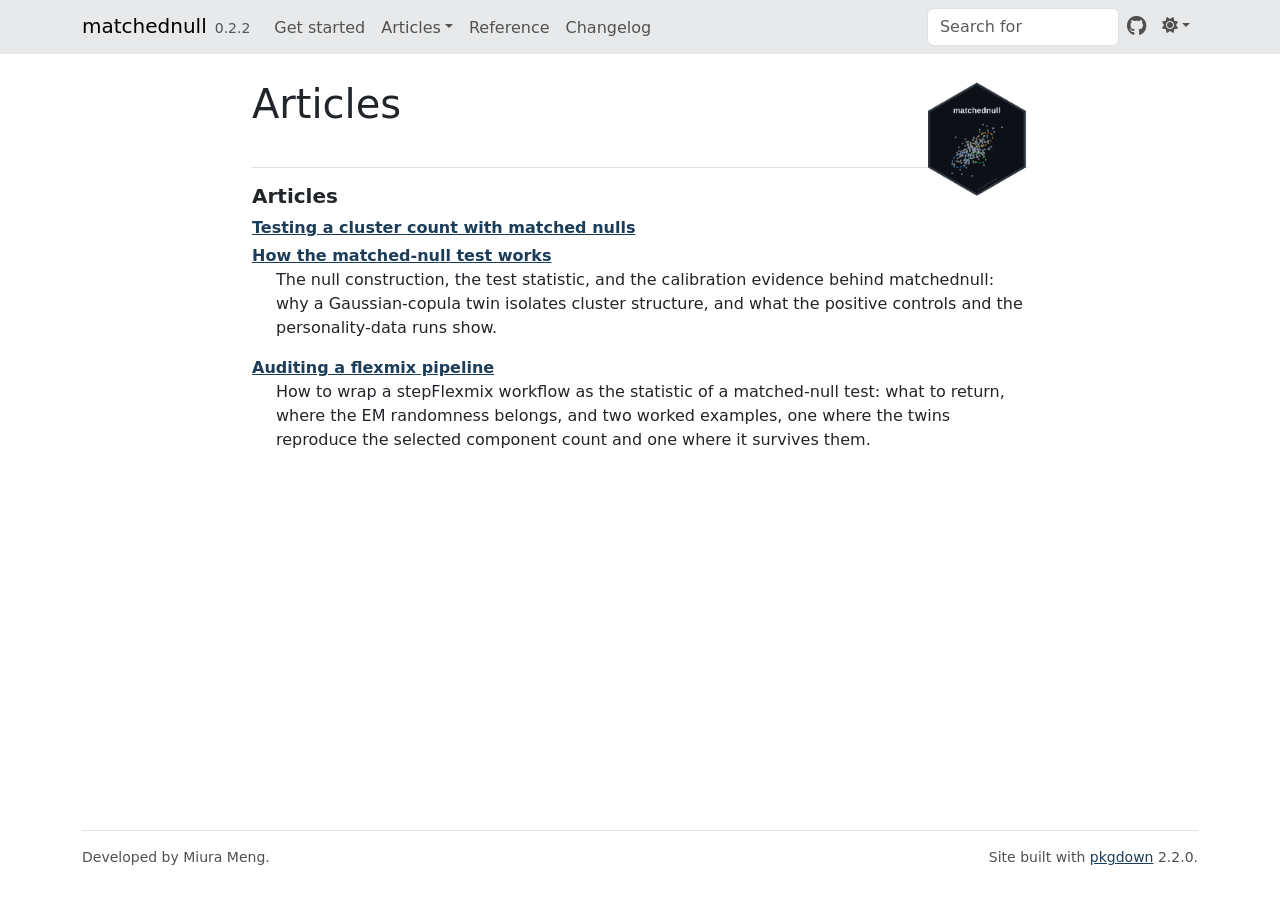
<file: docs/articles/index.html>
<!DOCTYPE html>
<!-- Generated by pkgdown: do not edit by hand --><html lang="en"><head><meta http-equiv="Content-Type" content="text/html; charset=UTF-8"><meta charset="utf-8"><meta http-equiv="X-UA-Compatible" content="IE=edge"><meta name="viewport" content="width=device-width, initial-scale=1, shrink-to-fit=no"><title>Articles • matchednull</title><!-- favicons --><link rel="icon" type="image/png" sizes="96x96" href="../favicon-96x96.png"><link rel="icon" type="”image/svg+xml”" href="../favicon.svg"><link rel="apple-touch-icon" sizes="180x180" href="../apple-touch-icon.png"><link rel="icon" sizes="any" href="../favicon.ico"><link rel="manifest" href="../site.webmanifest"><script src="../lightswitch.js"></script><script src="../deps/jquery-3.6.0/jquery-3.6.0.min.js"></script><meta name="viewport" content="width=device-width, initial-scale=1, shrink-to-fit=no"><link href="../deps/bootstrap-5.3.1/bootstrap.min.css" rel="stylesheet"><script src="../deps/bootstrap-5.3.1/bootstrap.bundle.min.js"></script><link href="../deps/font-awesome-6.5.2/css/all.min.css" rel="stylesheet"><link href="../deps/font-awesome-6.5.2/css/v4-shims.min.css" rel="stylesheet"><script src="../deps/headroom-0.11.0/headroom.min.js"></script><script src="../deps/headroom-0.11.0/jQuery.headroom.min.js"></script><script src="../deps/bootstrap-toc-1.0.1/bootstrap-toc.min.js"></script><script src="../deps/clipboard.js-2.0.11/clipboard.min.js"></script><script src="../deps/search-1.0.0/autocomplete.jquery.min.js"></script><script src="../deps/search-1.0.0/fuse.min.js"></script><script src="../deps/search-1.0.0/mark.min.js"></script><!-- pkgdown --><script src="../pkgdown.js"></script><link href="../extra.css" rel="stylesheet"><meta property="og:title" content="Articles"><meta property="og:image" content="https://haomeng797-ship-it.github.io/matchednull/logo.png"></head><body>
    <a href="#main" class="visually-hidden-focusable">Skip to contents</a>


    <nav class="navbar navbar-expand-lg fixed-top " aria-label="Site navigation"><div class="container">

    <a class="navbar-brand me-2" href="../index.html">matchednull</a>

    <small class="nav-text text-muted me-auto" data-bs-toggle="tooltip" data-bs-placement="bottom" title="">0.2.2</small>


    <button class="navbar-toggler" type="button" data-bs-toggle="collapse" data-bs-target="#navbar" aria-controls="navbar" aria-expanded="false" aria-label="Toggle navigation">
      <span class="navbar-toggler-icon"></span>
    </button>

    <div id="navbar" class="collapse navbar-collapse ms-3">
      <ul class="navbar-nav me-auto"><li class="nav-item"><a class="nav-link" href="../articles/matchednull.html">Get started</a></li>
<li class="nav-item dropdown">
  <button class="nav-link dropdown-toggle" type="button" id="dropdown-articles" data-bs-toggle="dropdown" aria-expanded="false" aria-haspopup="true">Articles</button>
  <ul class="dropdown-menu" aria-labelledby="dropdown-articles"><li><a class="dropdown-item" href="../articles/how-it-works.html">How the matched-null test works</a></li>
    <li><a class="dropdown-item" href="../articles/flexmix.html">Auditing a flexmix pipeline</a></li>
  </ul></li>
<li class="nav-item"><a class="nav-link" href="../reference/index.html">Reference</a></li>
<li class="nav-item"><a class="nav-link" href="../news/index.html">Changelog</a></li>
      </ul><ul class="navbar-nav"><li class="nav-item"><form class="form-inline" role="search">
 <input class="form-control" type="search" name="search-input" id="search-input" autocomplete="off" aria-label="Search site" placeholder="Search for" data-search-index="../search.json"></form></li>
<li class="nav-item"><a class="external-link nav-link" href="https://github.com/haomeng797-ship-it/matchednull/" aria-label="GitHub"><span class="fa fab fa-github fa-lg"></span></a></li>
<li class="nav-item dropdown">
  <button class="nav-link dropdown-toggle" type="button" id="dropdown-lightswitch" data-bs-toggle="dropdown" aria-expanded="false" aria-haspopup="true" aria-label="Light switch"><span class="fa fa-sun"></span></button>
  <ul class="dropdown-menu dropdown-menu-end" aria-labelledby="dropdown-lightswitch"><li><button class="dropdown-item" data-bs-theme-value="light"><span class="fa fa-sun"></span> Light</button></li>
    <li><button class="dropdown-item" data-bs-theme-value="dark"><span class="fa fa-moon"></span> Dark</button></li>
    <li><button class="dropdown-item" data-bs-theme-value="auto"><span class="fa fa-adjust"></span> Auto</button></li>
  </ul></li>
      </ul></div>


  </div>
</nav><div class="container template-article-index">
<div class="row">
  <main id="main" class="col-md-9"><div class="page-header">
      <img src="../logo.png" class="logo" alt=""><h1>Articles</h1>
    </div>

    <div class="section ">
      <h3>Articles</h3>
      <div class="section-desc"></div>

      <dl><dt><a href="matchednull.html">Testing a cluster count with matched nulls</a></dt>
        <dd>
        </dd><dt><a href="how-it-works.html">How the matched-null test works</a></dt>
        <dd><p>The null construction, the test statistic, and the calibration evidence behind matchednull: why a Gaussian-copula twin isolates cluster structure, and what the positive controls and the personality-data runs show.</p>
        </dd><dt><a href="flexmix.html">Auditing a flexmix pipeline</a></dt>
        <dd><p>How to wrap a stepFlexmix workflow as the statistic of a matched-null test: what to return, where the EM randomness belongs, and two worked examples, one where the twins reproduce the selected component count and one where it survives them.</p>
      </dd></dl></div>
  </main></div>


    <footer><div class="pkgdown-footer-left">
  <p>Developed by Miura Meng.</p>
</div>

<div class="pkgdown-footer-right">
  <p>Site built with <a href="https://pkgdown.r-lib.org/" class="external-link">pkgdown</a> 2.2.0.</p>
</div>

    </footer></div>





  </body></html>
</file>
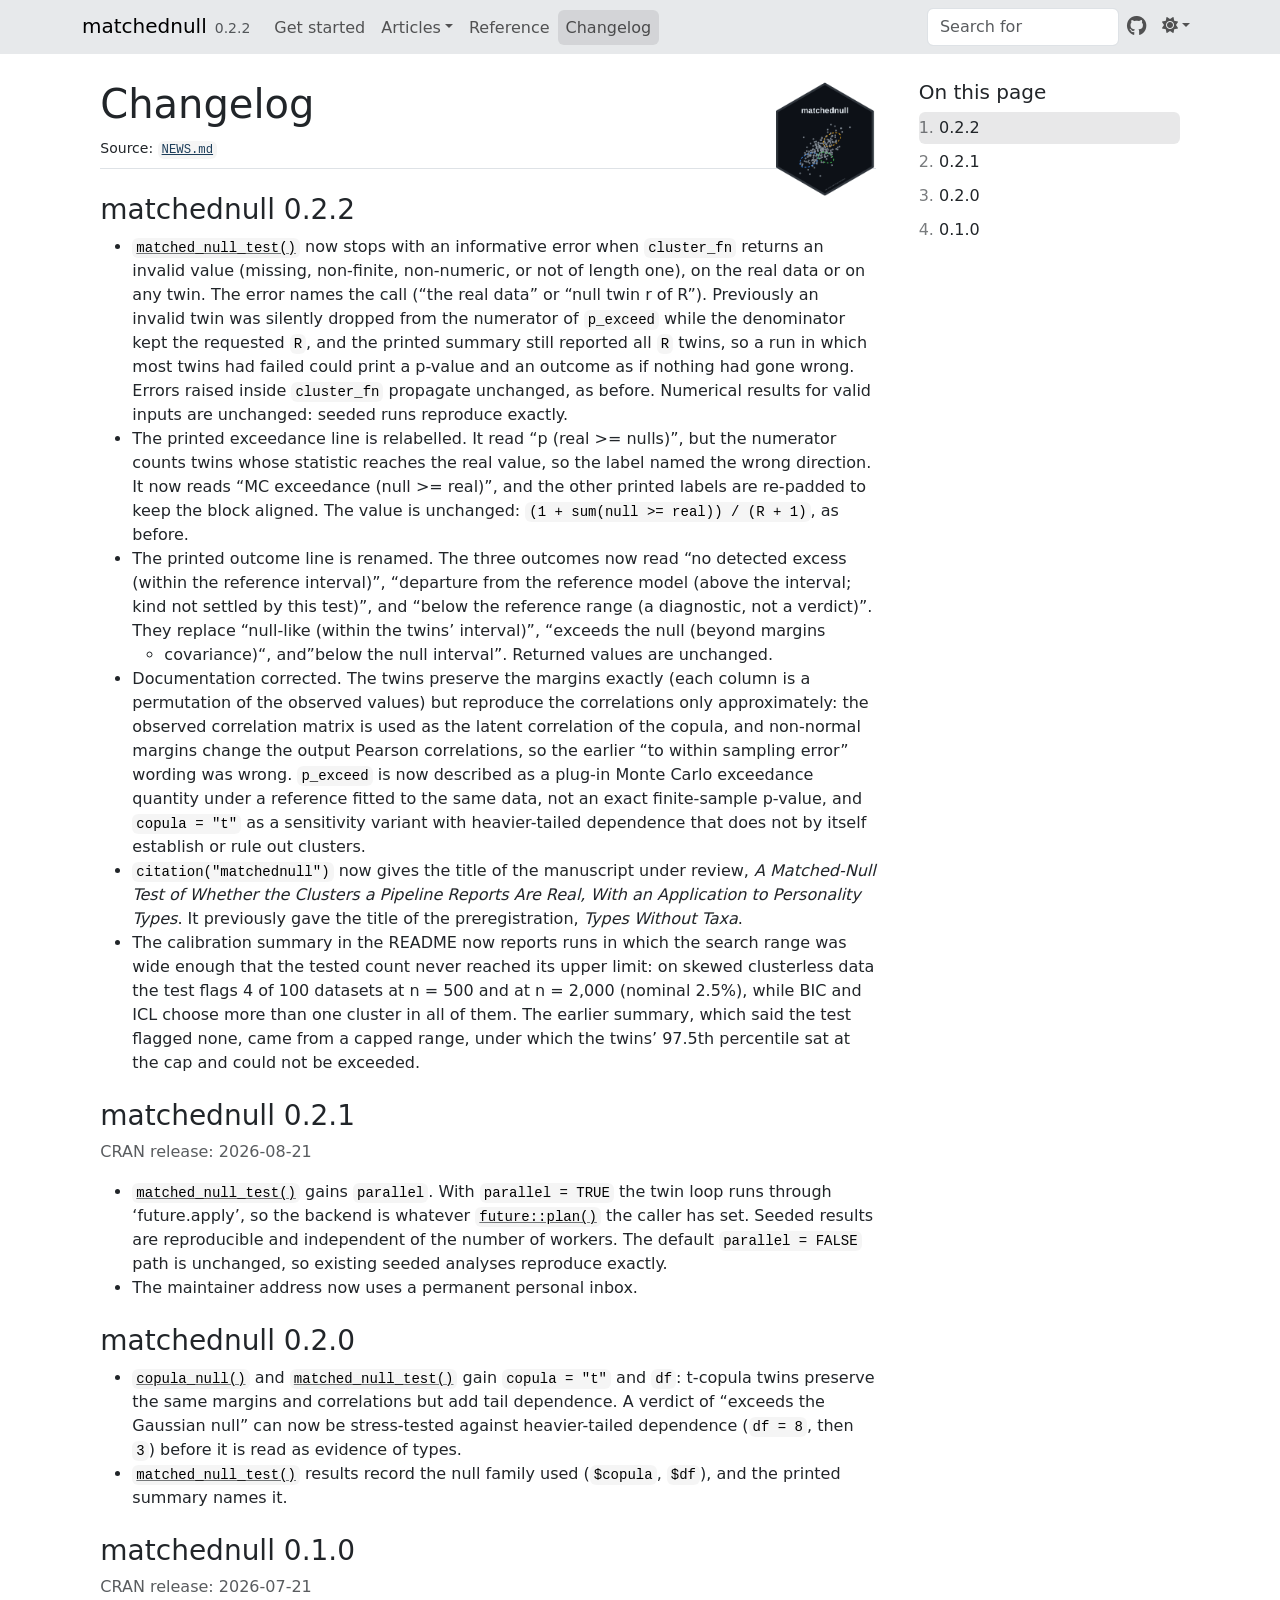
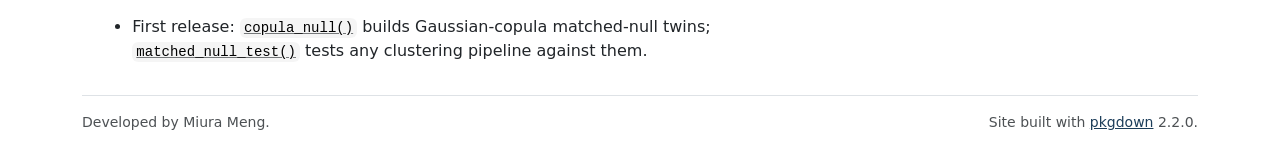
<file: docs/news/index.html>
<!DOCTYPE html>
<!-- Generated by pkgdown: do not edit by hand --><html lang="en"><head><meta http-equiv="Content-Type" content="text/html; charset=UTF-8"><meta charset="utf-8"><meta http-equiv="X-UA-Compatible" content="IE=edge"><meta name="viewport" content="width=device-width, initial-scale=1, shrink-to-fit=no"><title>Changelog • matchednull</title><!-- favicons --><link rel="icon" type="image/png" sizes="96x96" href="../favicon-96x96.png"><link rel="icon" type="”image/svg+xml”" href="../favicon.svg"><link rel="apple-touch-icon" sizes="180x180" href="../apple-touch-icon.png"><link rel="icon" sizes="any" href="../favicon.ico"><link rel="manifest" href="../site.webmanifest"><script src="../lightswitch.js"></script><script src="../deps/jquery-3.6.0/jquery-3.6.0.min.js"></script><meta name="viewport" content="width=device-width, initial-scale=1, shrink-to-fit=no"><link href="../deps/bootstrap-5.3.1/bootstrap.min.css" rel="stylesheet"><script src="../deps/bootstrap-5.3.1/bootstrap.bundle.min.js"></script><link href="../deps/font-awesome-6.5.2/css/all.min.css" rel="stylesheet"><link href="../deps/font-awesome-6.5.2/css/v4-shims.min.css" rel="stylesheet"><script src="../deps/headroom-0.11.0/headroom.min.js"></script><script src="../deps/headroom-0.11.0/jQuery.headroom.min.js"></script><script src="../deps/bootstrap-toc-1.0.1/bootstrap-toc.min.js"></script><script src="../deps/clipboard.js-2.0.11/clipboard.min.js"></script><script src="../deps/search-1.0.0/autocomplete.jquery.min.js"></script><script src="../deps/search-1.0.0/fuse.min.js"></script><script src="../deps/search-1.0.0/mark.min.js"></script><!-- pkgdown --><script src="../pkgdown.js"></script><link href="../extra.css" rel="stylesheet"><meta property="og:title" content="Changelog"><meta property="og:image" content="https://haomeng797-ship-it.github.io/matchednull/logo.png"></head><body>
    <a href="#main" class="visually-hidden-focusable">Skip to contents</a>


    <nav class="navbar navbar-expand-lg fixed-top " aria-label="Site navigation"><div class="container">

    <a class="navbar-brand me-2" href="../index.html">matchednull</a>

    <small class="nav-text text-muted me-auto" data-bs-toggle="tooltip" data-bs-placement="bottom" title="">0.2.2</small>


    <button class="navbar-toggler" type="button" data-bs-toggle="collapse" data-bs-target="#navbar" aria-controls="navbar" aria-expanded="false" aria-label="Toggle navigation">
      <span class="navbar-toggler-icon"></span>
    </button>

    <div id="navbar" class="collapse navbar-collapse ms-3">
      <ul class="navbar-nav me-auto"><li class="nav-item"><a class="nav-link" href="../articles/matchednull.html">Get started</a></li>
<li class="nav-item dropdown">
  <button class="nav-link dropdown-toggle" type="button" id="dropdown-articles" data-bs-toggle="dropdown" aria-expanded="false" aria-haspopup="true">Articles</button>
  <ul class="dropdown-menu" aria-labelledby="dropdown-articles"><li><a class="dropdown-item" href="../articles/how-it-works.html">How the matched-null test works</a></li>
    <li><a class="dropdown-item" href="../articles/flexmix.html">Auditing a flexmix pipeline</a></li>
  </ul></li>
<li class="nav-item"><a class="nav-link" href="../reference/index.html">Reference</a></li>
<li class="active nav-item"><a class="nav-link" href="../news/index.html">Changelog</a></li>
      </ul><ul class="navbar-nav"><li class="nav-item"><form class="form-inline" role="search">
 <input class="form-control" type="search" name="search-input" id="search-input" autocomplete="off" aria-label="Search site" placeholder="Search for" data-search-index="../search.json"></form></li>
<li class="nav-item"><a class="external-link nav-link" href="https://github.com/haomeng797-ship-it/matchednull/" aria-label="GitHub"><span class="fa fab fa-github fa-lg"></span></a></li>
<li class="nav-item dropdown">
  <button class="nav-link dropdown-toggle" type="button" id="dropdown-lightswitch" data-bs-toggle="dropdown" aria-expanded="false" aria-haspopup="true" aria-label="Light switch"><span class="fa fa-sun"></span></button>
  <ul class="dropdown-menu dropdown-menu-end" aria-labelledby="dropdown-lightswitch"><li><button class="dropdown-item" data-bs-theme-value="light"><span class="fa fa-sun"></span> Light</button></li>
    <li><button class="dropdown-item" data-bs-theme-value="dark"><span class="fa fa-moon"></span> Dark</button></li>
    <li><button class="dropdown-item" data-bs-theme-value="auto"><span class="fa fa-adjust"></span> Auto</button></li>
  </ul></li>
      </ul></div>


  </div>
</nav><div class="container template-news">
<div class="row">
  <main id="main" class="col-md-9"><div class="page-header">
      <img src="../logo.png" class="logo" alt=""><h1>Changelog</h1>
      <small>Source: <a href="https://github.com/haomeng797-ship-it/matchednull/blob/HEAD/NEWS.md" class="external-link"><code>NEWS.md</code></a></small>
    </div>

    <div class="section level2">
<h2 class="pkg-version" data-toc-text="0.2.2" id="matchednull-022">matchednull 0.2.2<a class="anchor" aria-label="anchor" href="#matchednull-022"></a></h2>
<ul><li>
<code><a href="../reference/matched_null_test.html">matched_null_test()</a></code> now stops with an informative error when <code>cluster_fn</code> returns an invalid value (missing, non-finite, non-numeric, or not of length one), on the real data or on any twin. The error names the call (“the real data” or “null twin r of R”). Previously an invalid twin was silently dropped from the numerator of <code>p_exceed</code> while the denominator kept the requested <code>R</code>, and the printed summary still reported all <code>R</code> twins, so a run in which most twins had failed could print a p-value and an outcome as if nothing had gone wrong. Errors raised inside <code>cluster_fn</code> propagate unchanged, as before. Numerical results for valid inputs are unchanged: seeded runs reproduce exactly.</li>
<li>The printed exceedance line is relabelled. It read “p (real &gt;= nulls)”, but the numerator counts twins whose statistic reaches the real value, so the label named the wrong direction. It now reads “MC exceedance (null &gt;= real)”, and the other printed labels are re-padded to keep the block aligned. The value is unchanged: <code>(1 + sum(null &gt;= real)) / (R + 1)</code>, as before.</li>
<li>The printed outcome line is renamed. The three outcomes now read “no detected excess (within the reference interval)”, “departure from the reference model (above the interval; kind not settled by this test)”, and “below the reference range (a diagnostic, not a verdict)”. They replace “null-like (within the twins’ interval)”, “exceeds the null (beyond margins
<ul><li>covariance)“, and”below the null interval”. Returned values are unchanged.</li>
</ul></li>
<li>Documentation corrected. The twins preserve the margins exactly (each column is a permutation of the observed values) but reproduce the correlations only approximately: the observed correlation matrix is used as the latent correlation of the copula, and non-normal margins change the output Pearson correlations, so the earlier “to within sampling error” wording was wrong. <code>p_exceed</code> is now described as a plug-in Monte Carlo exceedance quantity under a reference fitted to the same data, not an exact finite-sample p-value, and <code>copula = "t"</code> as a sensitivity variant with heavier-tailed dependence that does not by itself establish or rule out clusters.</li>
<li>
<code>citation("matchednull")</code> now gives the title of the manuscript under review, <em>A Matched-Null Test of Whether the Clusters a Pipeline Reports Are Real, With an Application to Personality Types</em>. It previously gave the title of the preregistration, <em>Types Without Taxa</em>.</li>
<li>The calibration summary in the README now reports runs in which the search range was wide enough that the tested count never reached its upper limit: on skewed clusterless data the test flags 4 of 100 datasets at n = 500 and at n = 2,000 (nominal 2.5%), while BIC and ICL choose more than one cluster in all of them. The earlier summary, which said the test flagged none, came from a capped range, under which the twins’ 97.5th percentile sat at the cap and could not be exceeded.</li>
</ul></div>
    <div class="section level2">
<h2 class="pkg-version" data-toc-text="0.2.1" id="matchednull-021">matchednull 0.2.1<a class="anchor" aria-label="anchor" href="#matchednull-021"></a></h2><p class="text-muted">CRAN release: 2026-08-21</p>
<ul><li>
<code><a href="../reference/matched_null_test.html">matched_null_test()</a></code> gains <code>parallel</code>. With <code>parallel = TRUE</code> the twin loop runs through ‘future.apply’, so the backend is whatever <code><a href="https://future.futureverse.org/reference/plan.html" class="external-link">future::plan()</a></code> the caller has set. Seeded results are reproducible and independent of the number of workers. The default <code>parallel = FALSE</code> path is unchanged, so existing seeded analyses reproduce exactly.</li>
<li>The maintainer address now uses a permanent personal inbox.</li>
</ul></div>
    <div class="section level2">
<h2 class="pkg-version" data-toc-text="0.2.0" id="matchednull-020">matchednull 0.2.0<a class="anchor" aria-label="anchor" href="#matchednull-020"></a></h2>
<ul><li>
<code><a href="../reference/copula_null.html">copula_null()</a></code> and <code><a href="../reference/matched_null_test.html">matched_null_test()</a></code> gain <code>copula = "t"</code> and <code>df</code>: t-copula twins preserve the same margins and correlations but add tail dependence. A verdict of “exceeds the Gaussian null” can now be stress-tested against heavier-tailed dependence (<code>df = 8</code>, then <code>3</code>) before it is read as evidence of types.</li>
<li>
<code><a href="../reference/matched_null_test.html">matched_null_test()</a></code> results record the null family used (<code>$copula</code>, <code>$df</code>), and the printed summary names it.</li>
</ul></div>
    <div class="section level2">
<h2 class="pkg-version" data-toc-text="0.1.0" id="matchednull-010">matchednull 0.1.0<a class="anchor" aria-label="anchor" href="#matchednull-010"></a></h2><p class="text-muted">CRAN release: 2026-07-21</p>
<ul><li>First release: <code><a href="../reference/copula_null.html">copula_null()</a></code> builds Gaussian-copula matched-null twins; <code><a href="../reference/matched_null_test.html">matched_null_test()</a></code> tests any clustering pipeline against them.</li>
</ul></div>
  </main><aside class="col-md-3"><nav id="toc" aria-label="Table of contents"><h2>On this page</h2>
    </nav></aside></div>


    <footer><div class="pkgdown-footer-left">
  <p>Developed by Miura Meng.</p>
</div>

<div class="pkgdown-footer-right">
  <p>Site built with <a href="https://pkgdown.r-lib.org/" class="external-link">pkgdown</a> 2.2.0.</p>
</div>

    </footer></div>





  </body></html>
</file>
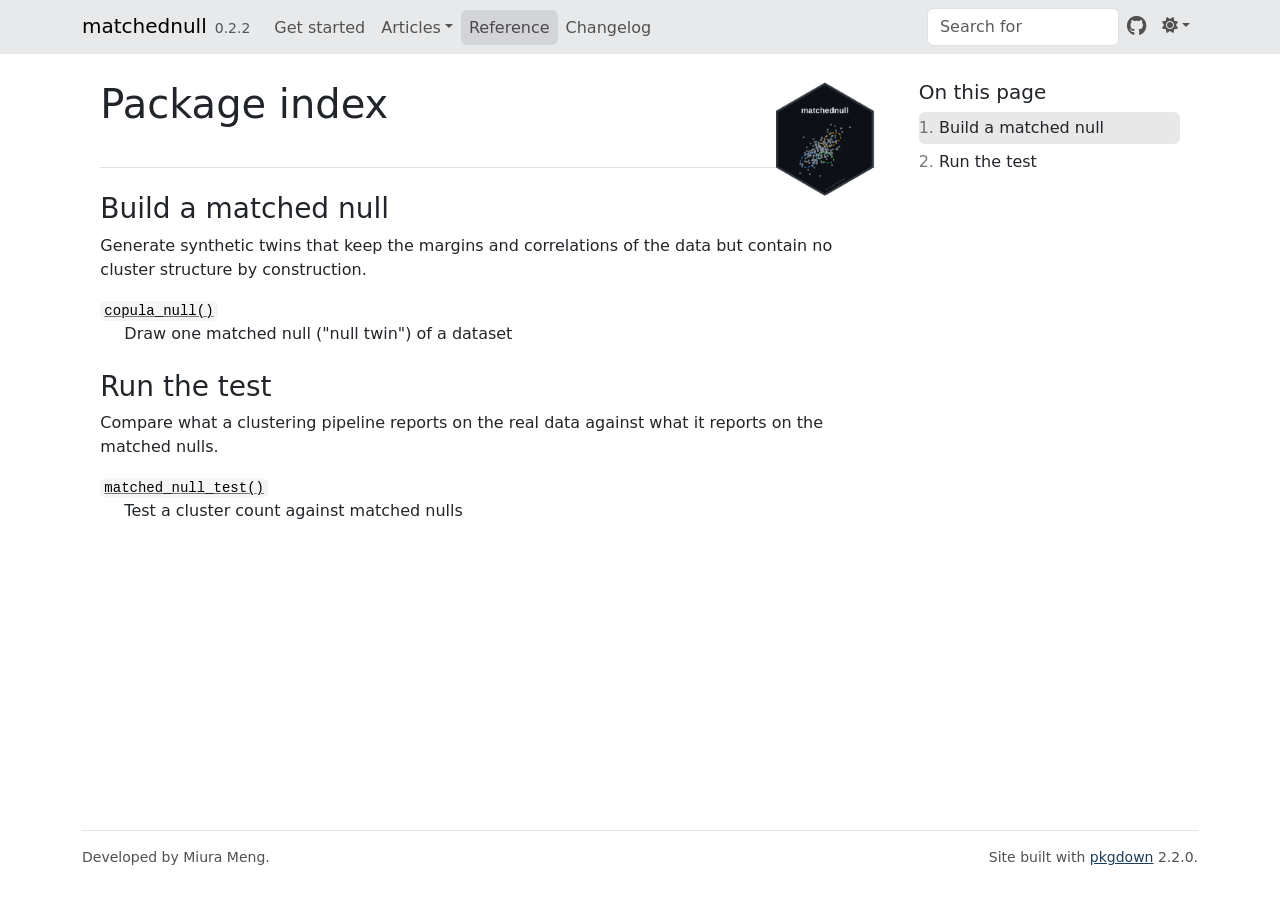
<file: docs/reference/index.html>
<!DOCTYPE html>
<!-- Generated by pkgdown: do not edit by hand --><html lang="en"><head><meta http-equiv="Content-Type" content="text/html; charset=UTF-8"><meta charset="utf-8"><meta http-equiv="X-UA-Compatible" content="IE=edge"><meta name="viewport" content="width=device-width, initial-scale=1, shrink-to-fit=no"><title>Package index • matchednull</title><!-- favicons --><link rel="icon" type="image/png" sizes="96x96" href="../favicon-96x96.png"><link rel="icon" type="”image/svg+xml”" href="../favicon.svg"><link rel="apple-touch-icon" sizes="180x180" href="../apple-touch-icon.png"><link rel="icon" sizes="any" href="../favicon.ico"><link rel="manifest" href="../site.webmanifest"><script src="../lightswitch.js"></script><script src="../deps/jquery-3.6.0/jquery-3.6.0.min.js"></script><meta name="viewport" content="width=device-width, initial-scale=1, shrink-to-fit=no"><link href="../deps/bootstrap-5.3.1/bootstrap.min.css" rel="stylesheet"><script src="../deps/bootstrap-5.3.1/bootstrap.bundle.min.js"></script><link href="../deps/font-awesome-6.5.2/css/all.min.css" rel="stylesheet"><link href="../deps/font-awesome-6.5.2/css/v4-shims.min.css" rel="stylesheet"><script src="../deps/headroom-0.11.0/headroom.min.js"></script><script src="../deps/headroom-0.11.0/jQuery.headroom.min.js"></script><script src="../deps/bootstrap-toc-1.0.1/bootstrap-toc.min.js"></script><script src="../deps/clipboard.js-2.0.11/clipboard.min.js"></script><script src="../deps/search-1.0.0/autocomplete.jquery.min.js"></script><script src="../deps/search-1.0.0/fuse.min.js"></script><script src="../deps/search-1.0.0/mark.min.js"></script><!-- pkgdown --><script src="../pkgdown.js"></script><link href="../extra.css" rel="stylesheet"><meta property="og:title" content="Package index"><meta property="og:image" content="https://haomeng797-ship-it.github.io/matchednull/logo.png"></head><body>
    <a href="#main" class="visually-hidden-focusable">Skip to contents</a>


    <nav class="navbar navbar-expand-lg fixed-top " aria-label="Site navigation"><div class="container">

    <a class="navbar-brand me-2" href="../index.html">matchednull</a>

    <small class="nav-text text-muted me-auto" data-bs-toggle="tooltip" data-bs-placement="bottom" title="">0.2.2</small>


    <button class="navbar-toggler" type="button" data-bs-toggle="collapse" data-bs-target="#navbar" aria-controls="navbar" aria-expanded="false" aria-label="Toggle navigation">
      <span class="navbar-toggler-icon"></span>
    </button>

    <div id="navbar" class="collapse navbar-collapse ms-3">
      <ul class="navbar-nav me-auto"><li class="nav-item"><a class="nav-link" href="../articles/matchednull.html">Get started</a></li>
<li class="nav-item dropdown">
  <button class="nav-link dropdown-toggle" type="button" id="dropdown-articles" data-bs-toggle="dropdown" aria-expanded="false" aria-haspopup="true">Articles</button>
  <ul class="dropdown-menu" aria-labelledby="dropdown-articles"><li><a class="dropdown-item" href="../articles/how-it-works.html">How the matched-null test works</a></li>
    <li><a class="dropdown-item" href="../articles/flexmix.html">Auditing a flexmix pipeline</a></li>
  </ul></li>
<li class="active nav-item"><a class="nav-link" href="../reference/index.html">Reference</a></li>
<li class="nav-item"><a class="nav-link" href="../news/index.html">Changelog</a></li>
      </ul><ul class="navbar-nav"><li class="nav-item"><form class="form-inline" role="search">
 <input class="form-control" type="search" name="search-input" id="search-input" autocomplete="off" aria-label="Search site" placeholder="Search for" data-search-index="../search.json"></form></li>
<li class="nav-item"><a class="external-link nav-link" href="https://github.com/haomeng797-ship-it/matchednull/" aria-label="GitHub"><span class="fa fab fa-github fa-lg"></span></a></li>
<li class="nav-item dropdown">
  <button class="nav-link dropdown-toggle" type="button" id="dropdown-lightswitch" data-bs-toggle="dropdown" aria-expanded="false" aria-haspopup="true" aria-label="Light switch"><span class="fa fa-sun"></span></button>
  <ul class="dropdown-menu dropdown-menu-end" aria-labelledby="dropdown-lightswitch"><li><button class="dropdown-item" data-bs-theme-value="light"><span class="fa fa-sun"></span> Light</button></li>
    <li><button class="dropdown-item" data-bs-theme-value="dark"><span class="fa fa-moon"></span> Dark</button></li>
    <li><button class="dropdown-item" data-bs-theme-value="auto"><span class="fa fa-adjust"></span> Auto</button></li>
  </ul></li>
      </ul></div>


  </div>
</nav><div class="container template-reference-index">
<div class="row">
  <main id="main" class="col-md-9"><div class="page-header">
      <img src="../logo.png" class="logo" alt=""><h1>Package index</h1>
    </div>

    <div class="section level2">
      <h2 id="build-a-matched-null">Build a matched null<a class="anchor" aria-label="anchor" href="#build-a-matched-null"></a></h2>

      <div class="section-desc"><p>Generate synthetic twins that keep the margins and correlations of the data but contain no cluster structure by construction.</p></div>

      <dl></dl></div><div class="section level2">




      <dl><dt>

          <code><a href="copula_null.html">copula_null()</a></code>

        </dt>
        <dd>Draw one matched null ("null twin") of a dataset</dd>
      </dl></div><div class="section level2">
      <h2 id="run-the-test">Run the test<a class="anchor" aria-label="anchor" href="#run-the-test"></a></h2>

      <div class="section-desc"><p>Compare what a clustering pipeline reports on the real data against what it reports on the matched nulls.</p></div>

      <dl></dl></div><div class="section level2">




      <dl><dt>

          <code><a href="matched_null_test.html">matched_null_test()</a></code>

        </dt>
        <dd>Test a cluster count against matched nulls</dd>
      </dl></div>
  </main><aside class="col-md-3"><nav id="toc" aria-label="Table of contents"><h2>On this page</h2>
    </nav></aside></div>


    <footer><div class="pkgdown-footer-left">
  <p>Developed by Miura Meng.</p>
</div>

<div class="pkgdown-footer-right">
  <p>Site built with <a href="https://pkgdown.r-lib.org/" class="external-link">pkgdown</a> 2.2.0.</p>
</div>

    </footer></div>





  </body></html>
</file>
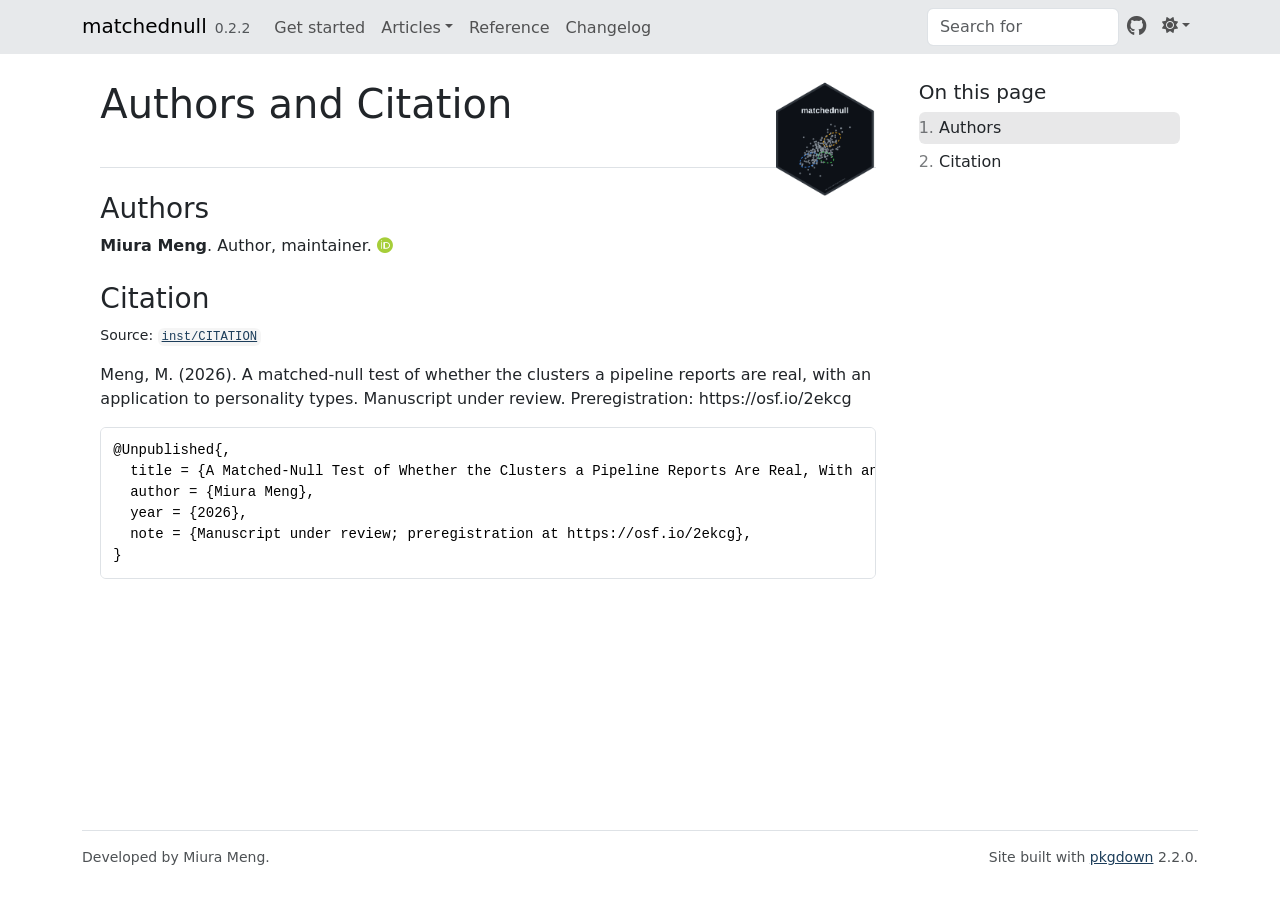
<file: docs/authors.html>
<!DOCTYPE html>
<!-- Generated by pkgdown: do not edit by hand --><html lang="en"><head><meta http-equiv="Content-Type" content="text/html; charset=UTF-8"><meta charset="utf-8"><meta http-equiv="X-UA-Compatible" content="IE=edge"><meta name="viewport" content="width=device-width, initial-scale=1, shrink-to-fit=no"><title>Authors and Citation • matchednull</title><!-- favicons --><link rel="icon" type="image/png" sizes="96x96" href="favicon-96x96.png"><link rel="icon" type="”image/svg+xml”" href="favicon.svg"><link rel="apple-touch-icon" sizes="180x180" href="apple-touch-icon.png"><link rel="icon" sizes="any" href="favicon.ico"><link rel="manifest" href="site.webmanifest"><script src="lightswitch.js"></script><script src="deps/jquery-3.6.0/jquery-3.6.0.min.js"></script><meta name="viewport" content="width=device-width, initial-scale=1, shrink-to-fit=no"><link href="deps/bootstrap-5.3.1/bootstrap.min.css" rel="stylesheet"><script src="deps/bootstrap-5.3.1/bootstrap.bundle.min.js"></script><link href="deps/font-awesome-6.5.2/css/all.min.css" rel="stylesheet"><link href="deps/font-awesome-6.5.2/css/v4-shims.min.css" rel="stylesheet"><script src="deps/headroom-0.11.0/headroom.min.js"></script><script src="deps/headroom-0.11.0/jQuery.headroom.min.js"></script><script src="deps/bootstrap-toc-1.0.1/bootstrap-toc.min.js"></script><script src="deps/clipboard.js-2.0.11/clipboard.min.js"></script><script src="deps/search-1.0.0/autocomplete.jquery.min.js"></script><script src="deps/search-1.0.0/fuse.min.js"></script><script src="deps/search-1.0.0/mark.min.js"></script><!-- pkgdown --><script src="pkgdown.js"></script><link href="extra.css" rel="stylesheet"><meta property="og:title" content="Authors and Citation"><meta property="og:image" content="https://haomeng797-ship-it.github.io/matchednull/logo.png"></head><body>
    <a href="#main" class="visually-hidden-focusable">Skip to contents</a>


    <nav class="navbar navbar-expand-lg fixed-top " aria-label="Site navigation"><div class="container">

    <a class="navbar-brand me-2" href="index.html">matchednull</a>

    <small class="nav-text text-muted me-auto" data-bs-toggle="tooltip" data-bs-placement="bottom" title="">0.2.2</small>


    <button class="navbar-toggler" type="button" data-bs-toggle="collapse" data-bs-target="#navbar" aria-controls="navbar" aria-expanded="false" aria-label="Toggle navigation">
      <span class="navbar-toggler-icon"></span>
    </button>

    <div id="navbar" class="collapse navbar-collapse ms-3">
      <ul class="navbar-nav me-auto"><li class="nav-item"><a class="nav-link" href="articles/matchednull.html">Get started</a></li>
<li class="nav-item dropdown">
  <button class="nav-link dropdown-toggle" type="button" id="dropdown-articles" data-bs-toggle="dropdown" aria-expanded="false" aria-haspopup="true">Articles</button>
  <ul class="dropdown-menu" aria-labelledby="dropdown-articles"><li><a class="dropdown-item" href="articles/how-it-works.html">How the matched-null test works</a></li>
    <li><a class="dropdown-item" href="articles/flexmix.html">Auditing a flexmix pipeline</a></li>
  </ul></li>
<li class="nav-item"><a class="nav-link" href="reference/index.html">Reference</a></li>
<li class="nav-item"><a class="nav-link" href="news/index.html">Changelog</a></li>
      </ul><ul class="navbar-nav"><li class="nav-item"><form class="form-inline" role="search">
 <input class="form-control" type="search" name="search-input" id="search-input" autocomplete="off" aria-label="Search site" placeholder="Search for" data-search-index="search.json"></form></li>
<li class="nav-item"><a class="external-link nav-link" href="https://github.com/haomeng797-ship-it/matchednull/" aria-label="GitHub"><span class="fa fab fa-github fa-lg"></span></a></li>
<li class="nav-item dropdown">
  <button class="nav-link dropdown-toggle" type="button" id="dropdown-lightswitch" data-bs-toggle="dropdown" aria-expanded="false" aria-haspopup="true" aria-label="Light switch"><span class="fa fa-sun"></span></button>
  <ul class="dropdown-menu dropdown-menu-end" aria-labelledby="dropdown-lightswitch"><li><button class="dropdown-item" data-bs-theme-value="light"><span class="fa fa-sun"></span> Light</button></li>
    <li><button class="dropdown-item" data-bs-theme-value="dark"><span class="fa fa-moon"></span> Dark</button></li>
    <li><button class="dropdown-item" data-bs-theme-value="auto"><span class="fa fa-adjust"></span> Auto</button></li>
  </ul></li>
      </ul></div>


  </div>
</nav><div class="container template-citation-authors">
<div class="row">
  <main id="main" class="col-md-9"><div class="page-header">
      <img src="logo.png" class="logo" alt=""><h1>Authors and Citation</h1>
    </div>

    <div class="section level2">
      <h2>Authors</h2>

      <ul class="list-unstyled"><li>
          <p><strong>Miura Meng</strong>. Author, maintainer. <a href="https://orcid.org/0009-0004-1522-1997" target="orcid.widget" aria-label="ORCID" class="external-link"><span class="fab fa-orcid orcid" aria-hidden="true"></span></a>
          </p>
        </li>
      </ul></div>

    <div class="section level2">
      <h2 id="citation">Citation</h2>
      <p><small class="dont-index">Source: <a href="https://github.com/haomeng797-ship-it/matchednull/blob/HEAD/inst/CITATION" class="external-link"><code>inst/CITATION</code></a></small></p>

      <p>Meng, M. (2026). A matched-null test of whether the clusters a pipeline reports are real, with an application to personality types. Manuscript under review. Preregistration: https://osf.io/2ekcg</p>
      <pre>@Unpublished{,
  title = {A Matched-Null Test of Whether the Clusters a Pipeline Reports Are Real, With an Application to Personality Types},
  author = {Miura Meng},
  year = {2026},
  note = {Manuscript under review; preregistration at https://osf.io/2ekcg},
}</pre>
    </div>

  </main><aside class="col-md-3"><nav id="toc" aria-label="Table of contents"><h2>On this page</h2>
    </nav></aside></div>


    <footer><div class="pkgdown-footer-left">
  <p>Developed by Miura Meng.</p>
</div>

<div class="pkgdown-footer-right">
  <p>Site built with <a href="https://pkgdown.r-lib.org/" class="external-link">pkgdown</a> 2.2.0.</p>
</div>

    </footer></div>





  </body></html>
</file>
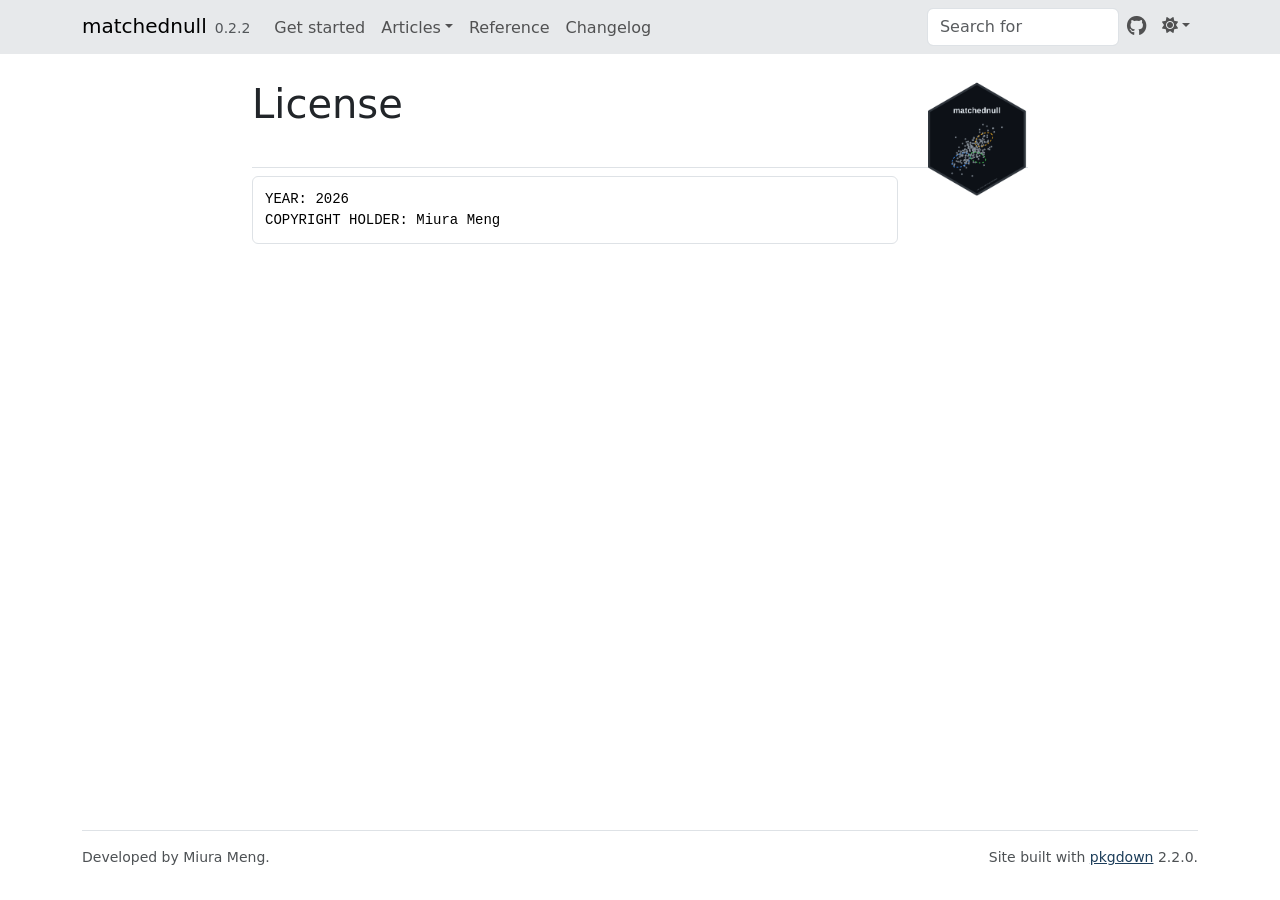
<file: docs/LICENSE-text.html>
<!DOCTYPE html>
<!-- Generated by pkgdown: do not edit by hand --><html lang="en"><head><meta http-equiv="Content-Type" content="text/html; charset=UTF-8"><meta charset="utf-8"><meta http-equiv="X-UA-Compatible" content="IE=edge"><meta name="viewport" content="width=device-width, initial-scale=1, shrink-to-fit=no"><title>License • matchednull</title><!-- favicons --><link rel="icon" type="image/png" sizes="96x96" href="favicon-96x96.png"><link rel="icon" type="”image/svg+xml”" href="favicon.svg"><link rel="apple-touch-icon" sizes="180x180" href="apple-touch-icon.png"><link rel="icon" sizes="any" href="favicon.ico"><link rel="manifest" href="site.webmanifest"><script src="lightswitch.js"></script><script src="deps/jquery-3.6.0/jquery-3.6.0.min.js"></script><meta name="viewport" content="width=device-width, initial-scale=1, shrink-to-fit=no"><link href="deps/bootstrap-5.3.1/bootstrap.min.css" rel="stylesheet"><script src="deps/bootstrap-5.3.1/bootstrap.bundle.min.js"></script><link href="deps/font-awesome-6.5.2/css/all.min.css" rel="stylesheet"><link href="deps/font-awesome-6.5.2/css/v4-shims.min.css" rel="stylesheet"><script src="deps/headroom-0.11.0/headroom.min.js"></script><script src="deps/headroom-0.11.0/jQuery.headroom.min.js"></script><script src="deps/bootstrap-toc-1.0.1/bootstrap-toc.min.js"></script><script src="deps/clipboard.js-2.0.11/clipboard.min.js"></script><script src="deps/search-1.0.0/autocomplete.jquery.min.js"></script><script src="deps/search-1.0.0/fuse.min.js"></script><script src="deps/search-1.0.0/mark.min.js"></script><!-- pkgdown --><script src="pkgdown.js"></script><link href="extra.css" rel="stylesheet"><meta property="og:title" content="License"><meta property="og:image" content="https://haomeng797-ship-it.github.io/matchednull/logo.png"></head><body>
    <a href="#main" class="visually-hidden-focusable">Skip to contents</a>


    <nav class="navbar navbar-expand-lg fixed-top " aria-label="Site navigation"><div class="container">

    <a class="navbar-brand me-2" href="index.html">matchednull</a>

    <small class="nav-text text-muted me-auto" data-bs-toggle="tooltip" data-bs-placement="bottom" title="">0.2.2</small>


    <button class="navbar-toggler" type="button" data-bs-toggle="collapse" data-bs-target="#navbar" aria-controls="navbar" aria-expanded="false" aria-label="Toggle navigation">
      <span class="navbar-toggler-icon"></span>
    </button>

    <div id="navbar" class="collapse navbar-collapse ms-3">
      <ul class="navbar-nav me-auto"><li class="nav-item"><a class="nav-link" href="articles/matchednull.html">Get started</a></li>
<li class="nav-item dropdown">
  <button class="nav-link dropdown-toggle" type="button" id="dropdown-articles" data-bs-toggle="dropdown" aria-expanded="false" aria-haspopup="true">Articles</button>
  <ul class="dropdown-menu" aria-labelledby="dropdown-articles"><li><a class="dropdown-item" href="articles/how-it-works.html">How the matched-null test works</a></li>
    <li><a class="dropdown-item" href="articles/flexmix.html">Auditing a flexmix pipeline</a></li>
  </ul></li>
<li class="nav-item"><a class="nav-link" href="reference/index.html">Reference</a></li>
<li class="nav-item"><a class="nav-link" href="news/index.html">Changelog</a></li>
      </ul><ul class="navbar-nav"><li class="nav-item"><form class="form-inline" role="search">
 <input class="form-control" type="search" name="search-input" id="search-input" autocomplete="off" aria-label="Search site" placeholder="Search for" data-search-index="search.json"></form></li>
<li class="nav-item"><a class="external-link nav-link" href="https://github.com/haomeng797-ship-it/matchednull/" aria-label="GitHub"><span class="fa fab fa-github fa-lg"></span></a></li>
<li class="nav-item dropdown">
  <button class="nav-link dropdown-toggle" type="button" id="dropdown-lightswitch" data-bs-toggle="dropdown" aria-expanded="false" aria-haspopup="true" aria-label="Light switch"><span class="fa fa-sun"></span></button>
  <ul class="dropdown-menu dropdown-menu-end" aria-labelledby="dropdown-lightswitch"><li><button class="dropdown-item" data-bs-theme-value="light"><span class="fa fa-sun"></span> Light</button></li>
    <li><button class="dropdown-item" data-bs-theme-value="dark"><span class="fa fa-moon"></span> Dark</button></li>
    <li><button class="dropdown-item" data-bs-theme-value="auto"><span class="fa fa-adjust"></span> Auto</button></li>
  </ul></li>
      </ul></div>


  </div>
</nav><div class="container template-title-body">
<div class="row">
  <main id="main" class="col-md-9"><div class="page-header">
      <img src="logo.png" class="logo" alt=""><h1>License</h1>

    </div>

<pre>YEAR: 2026
COPYRIGHT HOLDER: Miura Meng
</pre>

  </main></div>


    <footer><div class="pkgdown-footer-left">
  <p>Developed by Miura Meng.</p>
</div>

<div class="pkgdown-footer-right">
  <p>Site built with <a href="https://pkgdown.r-lib.org/" class="external-link">pkgdown</a> 2.2.0.</p>
</div>

    </footer></div>





  </body></html>
</file>
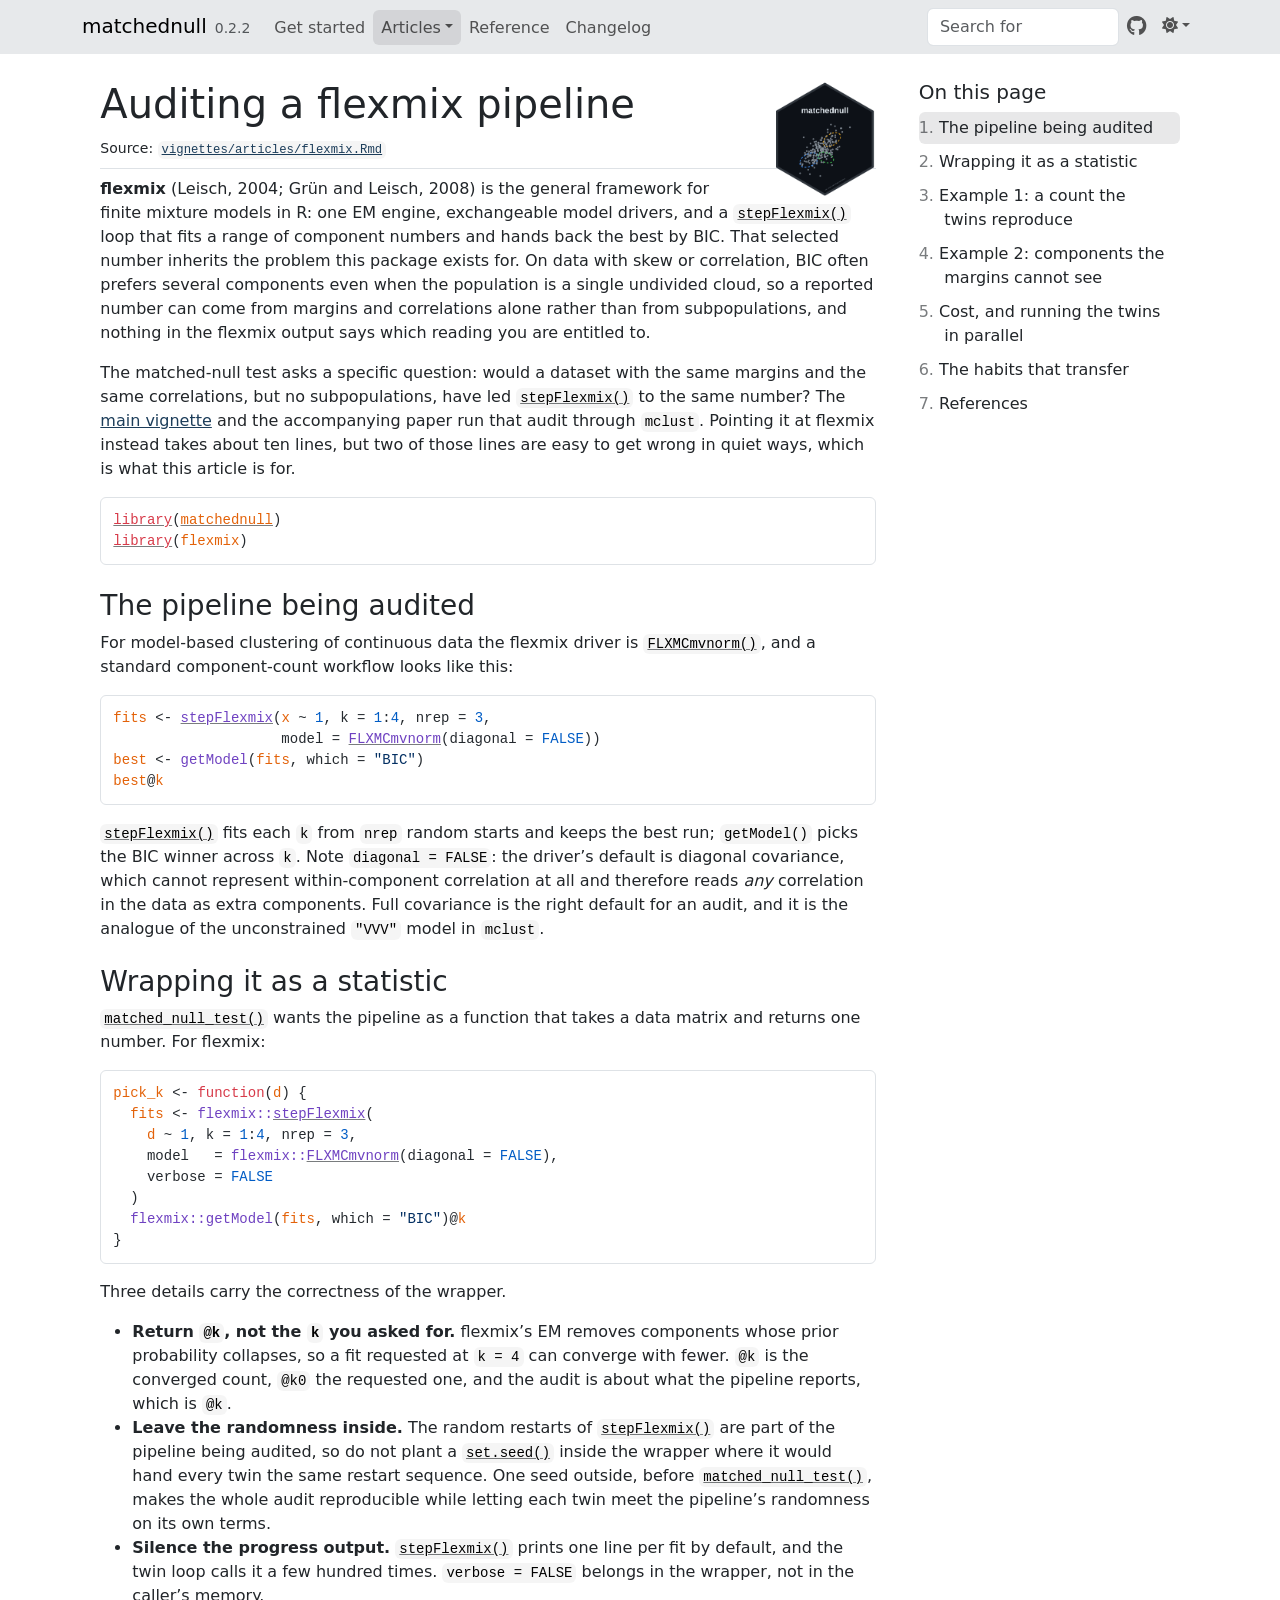
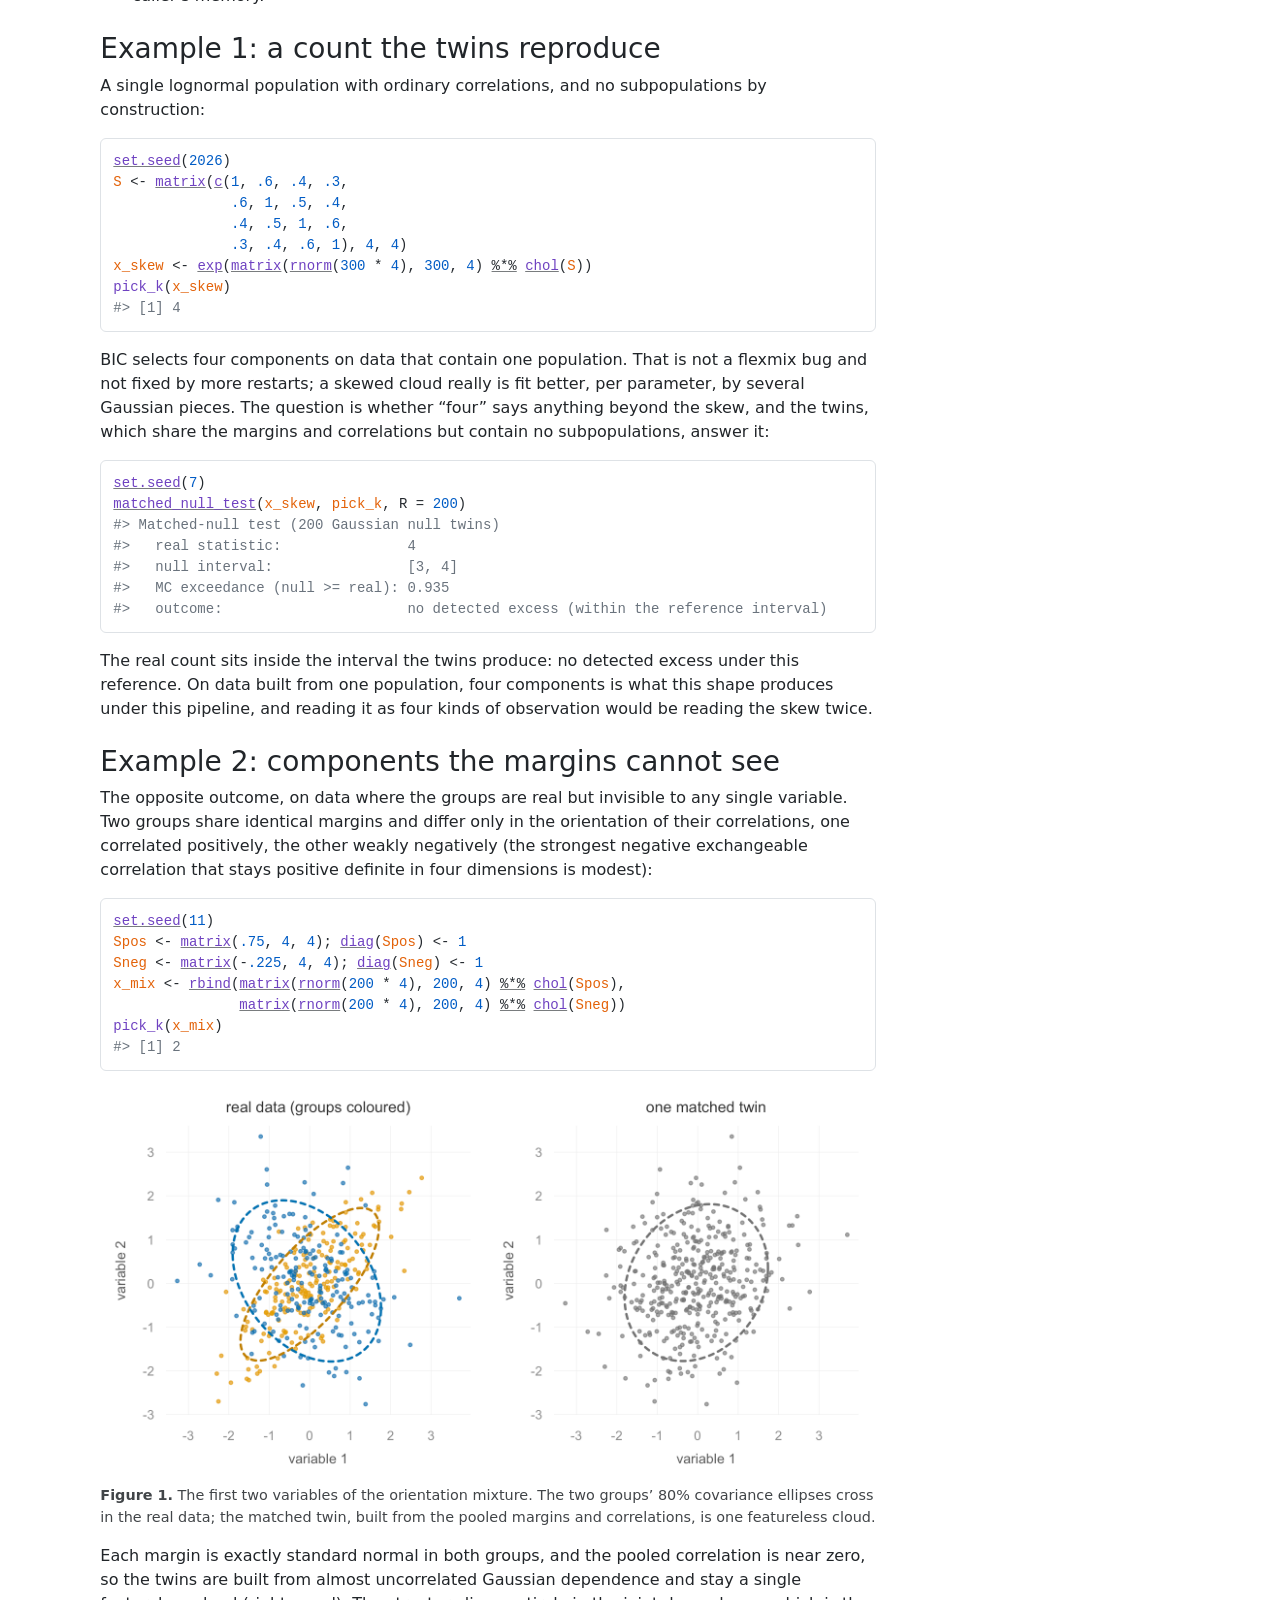
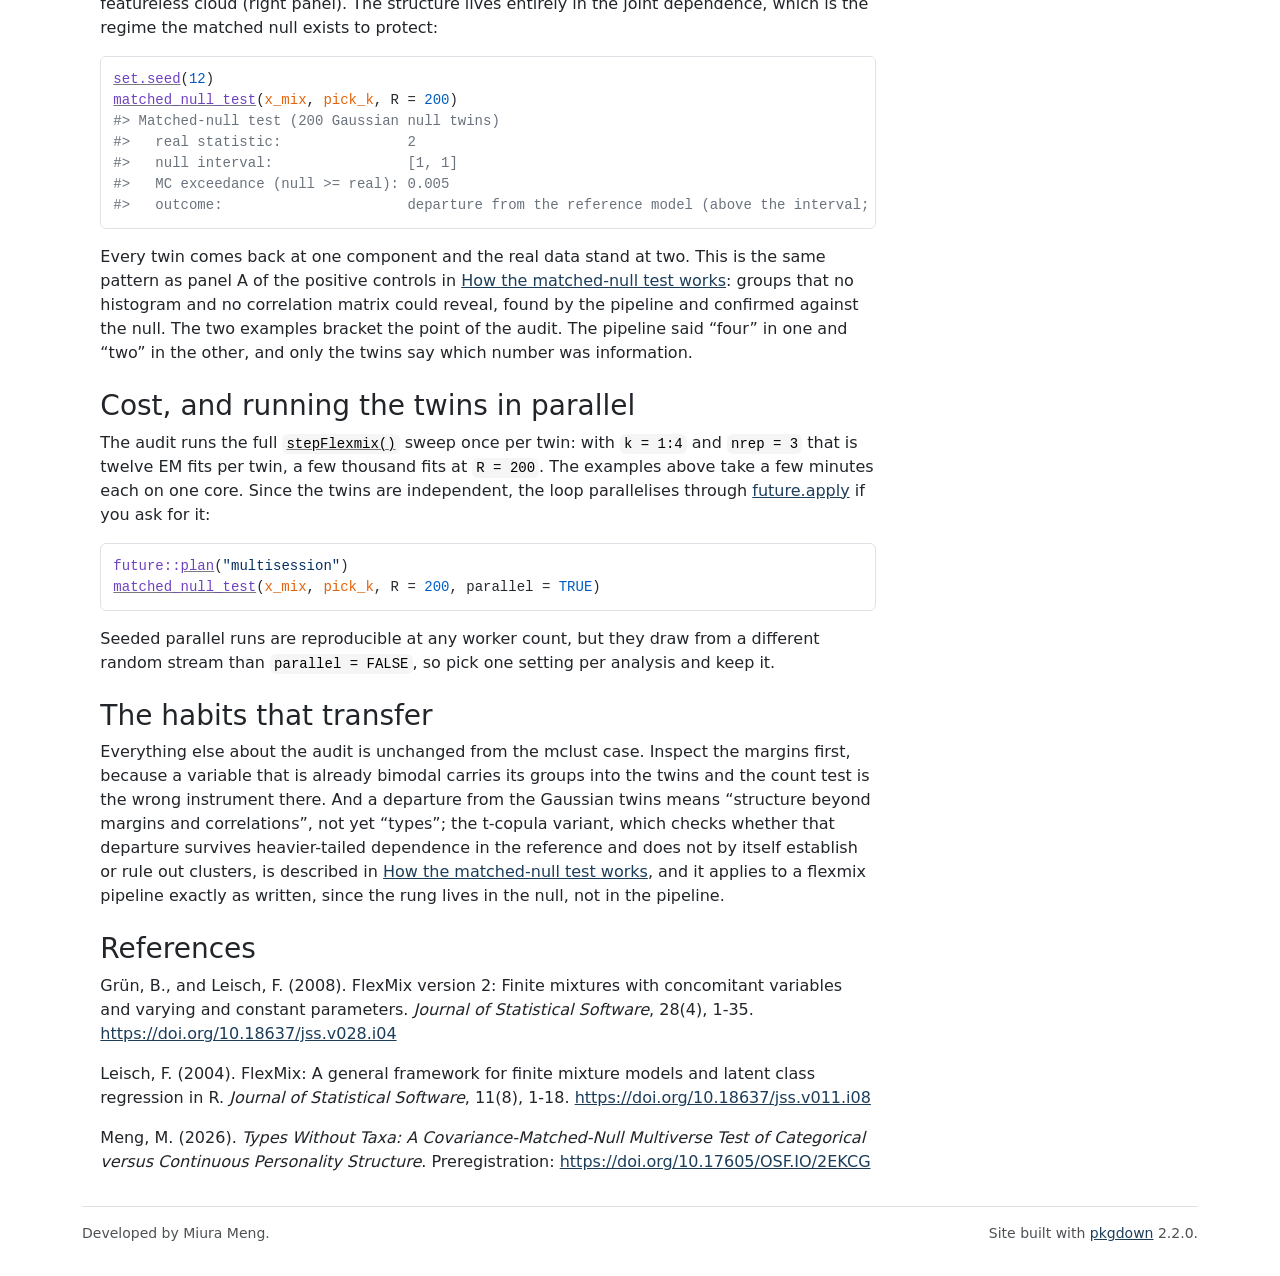
<file: docs/articles/flexmix.html>
<!DOCTYPE html>
<!-- Generated by pkgdown: do not edit by hand --><html lang="en">
<head>
<meta http-equiv="Content-Type" content="text/html; charset=UTF-8">
<meta charset="utf-8">
<meta http-equiv="X-UA-Compatible" content="IE=edge">
<meta name="viewport" content="width=device-width, initial-scale=1, shrink-to-fit=no">
<title>Auditing a flexmix pipeline • matchednull</title>
<!-- favicons --><link rel="icon" type="image/png" sizes="96x96" href="../favicon-96x96.png">
<link rel="icon" type="”image/svg+xml”" href="../favicon.svg">
<link rel="apple-touch-icon" sizes="180x180" href="../apple-touch-icon.png">
<link rel="icon" sizes="any" href="../favicon.ico">
<link rel="manifest" href="../site.webmanifest">
<script src="../lightswitch.js"></script><script src="../deps/jquery-3.6.0/jquery-3.6.0.min.js"></script><meta name="viewport" content="width=device-width, initial-scale=1, shrink-to-fit=no">
<link href="../deps/bootstrap-5.3.1/bootstrap.min.css" rel="stylesheet">
<script src="../deps/bootstrap-5.3.1/bootstrap.bundle.min.js"></script><link href="../deps/font-awesome-6.5.2/css/all.min.css" rel="stylesheet">
<link href="../deps/font-awesome-6.5.2/css/v4-shims.min.css" rel="stylesheet">
<script src="../deps/headroom-0.11.0/headroom.min.js"></script><script src="../deps/headroom-0.11.0/jQuery.headroom.min.js"></script><script src="../deps/bootstrap-toc-1.0.1/bootstrap-toc.min.js"></script><script src="../deps/clipboard.js-2.0.11/clipboard.min.js"></script><script src="../deps/search-1.0.0/autocomplete.jquery.min.js"></script><script src="../deps/search-1.0.0/fuse.min.js"></script><script src="../deps/search-1.0.0/mark.min.js"></script><!-- pkgdown --><script src="../pkgdown.js"></script><link href="../extra.css" rel="stylesheet">
<meta property="og:title" content="Auditing a flexmix pipeline">
<meta name="description" content="How to wrap a stepFlexmix workflow as the statistic of a matched-null test: what to return, where the EM randomness belongs, and two worked examples, one where the twins reproduce the selected component count and one where it survives them.">
<meta property="og:description" content="How to wrap a stepFlexmix workflow as the statistic of a matched-null test: what to return, where the EM randomness belongs, and two worked examples, one where the twins reproduce the selected component count and one where it survives them.">
<meta property="og:image" content="https://haomeng797-ship-it.github.io/matchednull/logo.png">
</head>
<body>
    <a href="#main" class="visually-hidden-focusable">Skip to contents</a>


    <nav class="navbar navbar-expand-lg fixed-top " aria-label="Site navigation"><div class="container">

    <a class="navbar-brand me-2" href="../index.html">matchednull</a>

    <small class="nav-text text-muted me-auto" data-bs-toggle="tooltip" data-bs-placement="bottom" title="">0.2.2</small>


    <button class="navbar-toggler" type="button" data-bs-toggle="collapse" data-bs-target="#navbar" aria-controls="navbar" aria-expanded="false" aria-label="Toggle navigation">
      <span class="navbar-toggler-icon"></span>
    </button>

    <div id="navbar" class="collapse navbar-collapse ms-3">
      <ul class="navbar-nav me-auto">
<li class="nav-item"><a class="nav-link" href="../articles/matchednull.html">Get started</a></li>
<li class="active nav-item dropdown">
  <button class="nav-link dropdown-toggle" type="button" id="dropdown-articles" data-bs-toggle="dropdown" aria-expanded="false" aria-haspopup="true">Articles</button>
  <ul class="dropdown-menu" aria-labelledby="dropdown-articles">
<li><a class="dropdown-item" href="../articles/how-it-works.html">How the matched-null test works</a></li>
    <li><a class="dropdown-item" href="../articles/flexmix.html">Auditing a flexmix pipeline</a></li>
  </ul>
</li>
<li class="nav-item"><a class="nav-link" href="../reference/index.html">Reference</a></li>
<li class="nav-item"><a class="nav-link" href="../news/index.html">Changelog</a></li>
      </ul>
<ul class="navbar-nav">
<li class="nav-item"><form class="form-inline" role="search">
 <input class="form-control" type="search" name="search-input" id="search-input" autocomplete="off" aria-label="Search site" placeholder="Search for" data-search-index="../search.json">
</form></li>
<li class="nav-item"><a class="external-link nav-link" href="https://github.com/haomeng797-ship-it/matchednull/" aria-label="GitHub"><span class="fa fab fa-github fa-lg"></span></a></li>
<li class="nav-item dropdown">
  <button class="nav-link dropdown-toggle" type="button" id="dropdown-lightswitch" data-bs-toggle="dropdown" aria-expanded="false" aria-haspopup="true" aria-label="Light switch"><span class="fa fa-sun"></span></button>
  <ul class="dropdown-menu dropdown-menu-end" aria-labelledby="dropdown-lightswitch">
<li><button class="dropdown-item" data-bs-theme-value="light"><span class="fa fa-sun"></span> Light</button></li>
    <li><button class="dropdown-item" data-bs-theme-value="dark"><span class="fa fa-moon"></span> Dark</button></li>
    <li><button class="dropdown-item" data-bs-theme-value="auto"><span class="fa fa-adjust"></span> Auto</button></li>
  </ul>
</li>
      </ul>
</div>


  </div>
</nav><div class="container template-article">




<div class="row">
  <main id="main" class="col-md-9"><div class="page-header">
      <img src="../logo.png" class="logo" alt=""><h1>Auditing a flexmix pipeline</h1>
            
      
      <small class="dont-index">Source: <a href="https://github.com/haomeng797-ship-it/matchednull/blob/HEAD/vignettes/articles/flexmix.Rmd" class="external-link"><code>vignettes/articles/flexmix.Rmd</code></a></small>
      <div class="d-none name"><code>flexmix.Rmd</code></div>
    </div>

    
    
<p><strong>flexmix</strong> (Leisch, 2004; Grün and Leisch, 2008) is the
general framework for finite mixture models in R: one EM engine,
exchangeable model drivers, and a <code><a href="https://rdrr.io/pkg/flexmix/man/stepFlexmix.html" class="external-link">stepFlexmix()</a></code> loop that
fits a range of component numbers and hands back the best by BIC. That
selected number inherits the problem this package exists for. On data
with skew or correlation, BIC often prefers several components even when
the population is a single undivided cloud, so a reported number can
come from margins and correlations alone rather than from
subpopulations, and nothing in the flexmix output says which reading you
are entitled to.</p>
<p>The matched-null test asks a specific question: would a dataset with
the same margins and the same correlations, but no subpopulations, have
led <code><a href="https://rdrr.io/pkg/flexmix/man/stepFlexmix.html" class="external-link">stepFlexmix()</a></code> to the same number? The <a href="matchednull.html">main vignette</a> and the accompanying paper run
that audit through <code>mclust</code>. Pointing it at flexmix instead
takes about ten lines, but two of those lines are easy to get wrong in
quiet ways, which is what this article is for.</p>
<div class="sourceCode" id="cb1"><pre class="downlit sourceCode r">
<code class="sourceCode R"><span><span class="kw"><a href="https://rdrr.io/r/base/library.html" class="external-link">library</a></span><span class="op">(</span><span class="va"><a href="https://haomeng797-ship-it.github.io/matchednull/">matchednull</a></span><span class="op">)</span></span>
<span><span class="kw"><a href="https://rdrr.io/r/base/library.html" class="external-link">library</a></span><span class="op">(</span><span class="va">flexmix</span><span class="op">)</span></span></code></pre></div>
<div class="section level2">
<h2 id="the-pipeline-being-audited">The pipeline being audited<a class="anchor" aria-label="anchor" href="#the-pipeline-being-audited"></a>
</h2>
<p>For model-based clustering of continuous data the flexmix driver is
<code><a href="https://rdrr.io/pkg/flexmix/man/FLXmclust.html" class="external-link">FLXMCmvnorm()</a></code>, and a standard component-count workflow
looks like this:</p>
<div class="sourceCode" id="cb2"><pre class="downlit sourceCode r">
<code class="sourceCode R"><span><span class="va">fits</span> <span class="op">&lt;-</span> <span class="fu"><a href="https://rdrr.io/pkg/flexmix/man/stepFlexmix.html" class="external-link">stepFlexmix</a></span><span class="op">(</span><span class="va">x</span> <span class="op">~</span> <span class="fl">1</span>, k <span class="op">=</span> <span class="fl">1</span><span class="op">:</span><span class="fl">4</span>, nrep <span class="op">=</span> <span class="fl">3</span>,</span>
<span>                    model <span class="op">=</span> <span class="fu"><a href="https://rdrr.io/pkg/flexmix/man/FLXmclust.html" class="external-link">FLXMCmvnorm</a></span><span class="op">(</span>diagonal <span class="op">=</span> <span class="cn">FALSE</span><span class="op">)</span><span class="op">)</span></span>
<span><span class="va">best</span> <span class="op">&lt;-</span> <span class="fu">getModel</span><span class="op">(</span><span class="va">fits</span>, which <span class="op">=</span> <span class="st">"BIC"</span><span class="op">)</span></span>
<span><span class="va">best</span><span class="op">@</span><span class="va">k</span></span></code></pre></div>
<p><code><a href="https://rdrr.io/pkg/flexmix/man/stepFlexmix.html" class="external-link">stepFlexmix()</a></code> fits each <code>k</code> from
<code>nrep</code> random starts and keeps the best run;
<code>getModel()</code> picks the BIC winner across <code>k</code>. Note
<code>diagonal = FALSE</code>: the driver’s default is diagonal
covariance, which cannot represent within-component correlation at all
and therefore reads <em>any</em> correlation in the data as extra
components. Full covariance is the right default for an audit, and it is
the analogue of the unconstrained <code>"VVV"</code> model in
<code>mclust</code>.</p>
</div>
<div class="section level2">
<h2 id="wrapping-it-as-a-statistic">Wrapping it as a statistic<a class="anchor" aria-label="anchor" href="#wrapping-it-as-a-statistic"></a>
</h2>
<p><code><a href="../reference/matched_null_test.html">matched_null_test()</a></code> wants the pipeline as a function
that takes a data matrix and returns one number. For flexmix:</p>
<div class="sourceCode" id="cb3"><pre class="downlit sourceCode r">
<code class="sourceCode R"><span><span class="va">pick_k</span> <span class="op">&lt;-</span> <span class="kw">function</span><span class="op">(</span><span class="va">d</span><span class="op">)</span> <span class="op">{</span></span>
<span>  <span class="va">fits</span> <span class="op">&lt;-</span> <span class="fu">flexmix</span><span class="fu">::</span><span class="fu"><a href="https://rdrr.io/pkg/flexmix/man/stepFlexmix.html" class="external-link">stepFlexmix</a></span><span class="op">(</span></span>
<span>    <span class="va">d</span> <span class="op">~</span> <span class="fl">1</span>, k <span class="op">=</span> <span class="fl">1</span><span class="op">:</span><span class="fl">4</span>, nrep <span class="op">=</span> <span class="fl">3</span>,</span>
<span>    model   <span class="op">=</span> <span class="fu">flexmix</span><span class="fu">::</span><span class="fu"><a href="https://rdrr.io/pkg/flexmix/man/FLXmclust.html" class="external-link">FLXMCmvnorm</a></span><span class="op">(</span>diagonal <span class="op">=</span> <span class="cn">FALSE</span><span class="op">)</span>,</span>
<span>    verbose <span class="op">=</span> <span class="cn">FALSE</span></span>
<span>  <span class="op">)</span></span>
<span>  <span class="fu">flexmix</span><span class="fu">::</span><span class="fu">getModel</span><span class="op">(</span><span class="va">fits</span>, which <span class="op">=</span> <span class="st">"BIC"</span><span class="op">)</span><span class="op">@</span><span class="va">k</span></span>
<span><span class="op">}</span></span></code></pre></div>
<p>Three details carry the correctness of the wrapper.</p>
<ul>
<li>
<strong>Return <code>@k</code>, not the <code>k</code> you asked
for.</strong> flexmix’s EM removes components whose prior probability
collapses, so a fit requested at <code>k = 4</code> can converge with
fewer. <code>@k</code> is the converged count, <code>@k0</code> the
requested one, and the audit is about what the pipeline reports, which
is <code>@k</code>.</li>
<li>
<strong>Leave the randomness inside.</strong> The random restarts of
<code><a href="https://rdrr.io/pkg/flexmix/man/stepFlexmix.html" class="external-link">stepFlexmix()</a></code> are part of the pipeline being audited, so do
not plant a <code><a href="https://rdrr.io/r/base/Random.html" class="external-link">set.seed()</a></code> inside the wrapper where it would
hand every twin the same restart sequence. One seed outside, before
<code><a href="../reference/matched_null_test.html">matched_null_test()</a></code>, makes the whole audit reproducible
while letting each twin meet the pipeline’s randomness on its own
terms.</li>
<li>
<strong>Silence the progress output.</strong>
<code><a href="https://rdrr.io/pkg/flexmix/man/stepFlexmix.html" class="external-link">stepFlexmix()</a></code> prints one line per fit by default, and the
twin loop calls it a few hundred times. <code>verbose = FALSE</code>
belongs in the wrapper, not in the caller’s memory.</li>
</ul>
</div>
<div class="section level2">
<h2 id="example-1-a-count-the-twins-reproduce">Example 1: a count the twins reproduce<a class="anchor" aria-label="anchor" href="#example-1-a-count-the-twins-reproduce"></a>
</h2>
<p>A single lognormal population with ordinary correlations, and no
subpopulations by construction:</p>
<div class="sourceCode" id="cb4"><pre class="downlit sourceCode r">
<code class="sourceCode R"><span><span class="fu"><a href="https://rdrr.io/r/base/Random.html" class="external-link">set.seed</a></span><span class="op">(</span><span class="fl">2026</span><span class="op">)</span></span>
<span><span class="va">S</span> <span class="op">&lt;-</span> <span class="fu"><a href="https://rdrr.io/r/base/matrix.html" class="external-link">matrix</a></span><span class="op">(</span><span class="fu"><a href="https://rdrr.io/r/base/c.html" class="external-link">c</a></span><span class="op">(</span><span class="fl">1</span>, <span class="fl">.6</span>, <span class="fl">.4</span>, <span class="fl">.3</span>,</span>
<span>              <span class="fl">.6</span>, <span class="fl">1</span>, <span class="fl">.5</span>, <span class="fl">.4</span>,</span>
<span>              <span class="fl">.4</span>, <span class="fl">.5</span>, <span class="fl">1</span>, <span class="fl">.6</span>,</span>
<span>              <span class="fl">.3</span>, <span class="fl">.4</span>, <span class="fl">.6</span>, <span class="fl">1</span><span class="op">)</span>, <span class="fl">4</span>, <span class="fl">4</span><span class="op">)</span></span>
<span><span class="va">x_skew</span> <span class="op">&lt;-</span> <span class="fu"><a href="https://rdrr.io/r/base/Log.html" class="external-link">exp</a></span><span class="op">(</span><span class="fu"><a href="https://rdrr.io/r/base/matrix.html" class="external-link">matrix</a></span><span class="op">(</span><span class="fu"><a href="https://rdrr.io/r/stats/Normal.html" class="external-link">rnorm</a></span><span class="op">(</span><span class="fl">300</span> <span class="op">*</span> <span class="fl">4</span><span class="op">)</span>, <span class="fl">300</span>, <span class="fl">4</span><span class="op">)</span> <span class="op"><a href="https://rdrr.io/r/base/matmult.html" class="external-link">%*%</a></span> <span class="fu"><a href="https://rdrr.io/r/base/chol.html" class="external-link">chol</a></span><span class="op">(</span><span class="va">S</span><span class="op">)</span><span class="op">)</span></span>
<span><span class="fu">pick_k</span><span class="op">(</span><span class="va">x_skew</span><span class="op">)</span></span>
<span><span class="co">#&gt; [1] 4</span></span></code></pre></div>
<p>BIC selects four components on data that contain one population. That
is not a flexmix bug and not fixed by more restarts; a skewed cloud
really is fit better, per parameter, by several Gaussian pieces. The
question is whether “four” says anything beyond the skew, and the twins,
which share the margins and correlations but contain no subpopulations,
answer it:</p>
<div class="sourceCode" id="cb5"><pre class="downlit sourceCode r">
<code class="sourceCode R"><span><span class="fu"><a href="https://rdrr.io/r/base/Random.html" class="external-link">set.seed</a></span><span class="op">(</span><span class="fl">7</span><span class="op">)</span></span>
<span><span class="fu"><a href="../reference/matched_null_test.html">matched_null_test</a></span><span class="op">(</span><span class="va">x_skew</span>, <span class="va">pick_k</span>, R <span class="op">=</span> <span class="fl">200</span><span class="op">)</span></span>
<span><span class="co">#&gt; Matched-null test (200 Gaussian null twins)</span></span>
<span><span class="co">#&gt;   real statistic:               4</span></span>
<span><span class="co">#&gt;   null interval:                [3, 4]</span></span>
<span><span class="co">#&gt;   MC exceedance (null &gt;= real): 0.935</span></span>
<span><span class="co">#&gt;   outcome:                      no detected excess (within the reference interval)</span></span></code></pre></div>
<p>The real count sits inside the interval the twins produce: no
detected excess under this reference. On data built from one population,
four components is what this shape produces under this pipeline, and
reading it as four kinds of observation would be reading the skew
twice.</p>
</div>
<div class="section level2">
<h2 id="example-2-components-the-margins-cannot-see">Example 2: components the margins cannot see<a class="anchor" aria-label="anchor" href="#example-2-components-the-margins-cannot-see"></a>
</h2>
<p>The opposite outcome, on data where the groups are real but invisible
to any single variable. Two groups share identical margins and differ
only in the orientation of their correlations, one correlated
positively, the other weakly negatively (the strongest negative
exchangeable correlation that stays positive definite in four dimensions
is modest):</p>
<div class="sourceCode" id="cb6"><pre class="downlit sourceCode r">
<code class="sourceCode R"><span><span class="fu"><a href="https://rdrr.io/r/base/Random.html" class="external-link">set.seed</a></span><span class="op">(</span><span class="fl">11</span><span class="op">)</span></span>
<span><span class="va">Spos</span> <span class="op">&lt;-</span> <span class="fu"><a href="https://rdrr.io/r/base/matrix.html" class="external-link">matrix</a></span><span class="op">(</span><span class="fl">.75</span>, <span class="fl">4</span>, <span class="fl">4</span><span class="op">)</span>; <span class="fu"><a href="https://rdrr.io/r/base/diag.html" class="external-link">diag</a></span><span class="op">(</span><span class="va">Spos</span><span class="op">)</span> <span class="op">&lt;-</span> <span class="fl">1</span></span>
<span><span class="va">Sneg</span> <span class="op">&lt;-</span> <span class="fu"><a href="https://rdrr.io/r/base/matrix.html" class="external-link">matrix</a></span><span class="op">(</span><span class="op">-</span><span class="fl">.225</span>, <span class="fl">4</span>, <span class="fl">4</span><span class="op">)</span>; <span class="fu"><a href="https://rdrr.io/r/base/diag.html" class="external-link">diag</a></span><span class="op">(</span><span class="va">Sneg</span><span class="op">)</span> <span class="op">&lt;-</span> <span class="fl">1</span></span>
<span><span class="va">x_mix</span> <span class="op">&lt;-</span> <span class="fu"><a href="https://rdrr.io/r/base/cbind.html" class="external-link">rbind</a></span><span class="op">(</span><span class="fu"><a href="https://rdrr.io/r/base/matrix.html" class="external-link">matrix</a></span><span class="op">(</span><span class="fu"><a href="https://rdrr.io/r/stats/Normal.html" class="external-link">rnorm</a></span><span class="op">(</span><span class="fl">200</span> <span class="op">*</span> <span class="fl">4</span><span class="op">)</span>, <span class="fl">200</span>, <span class="fl">4</span><span class="op">)</span> <span class="op"><a href="https://rdrr.io/r/base/matmult.html" class="external-link">%*%</a></span> <span class="fu"><a href="https://rdrr.io/r/base/chol.html" class="external-link">chol</a></span><span class="op">(</span><span class="va">Spos</span><span class="op">)</span>,</span>
<span>               <span class="fu"><a href="https://rdrr.io/r/base/matrix.html" class="external-link">matrix</a></span><span class="op">(</span><span class="fu"><a href="https://rdrr.io/r/stats/Normal.html" class="external-link">rnorm</a></span><span class="op">(</span><span class="fl">200</span> <span class="op">*</span> <span class="fl">4</span><span class="op">)</span>, <span class="fl">200</span>, <span class="fl">4</span><span class="op">)</span> <span class="op"><a href="https://rdrr.io/r/base/matmult.html" class="external-link">%*%</a></span> <span class="fu"><a href="https://rdrr.io/r/base/chol.html" class="external-link">chol</a></span><span class="op">(</span><span class="va">Sneg</span><span class="op">)</span><span class="op">)</span></span>
<span><span class="fu">pick_k</span><span class="op">(</span><span class="va">x_mix</span><span class="op">)</span></span>
<span><span class="co">#&gt; [1] 2</span></span></code></pre></div>
<figure id="fig-orientation"><img src="figures/flexmix_orientation.png" class="fig-light" width="100%" alt="Two scatterplots of the first two variables. In the real data the two groups' covariance ellipses cross, one stretched along the diagonal and one tilted against it; the matched twin is a single featureless cloud with one ellipse."><img src="figures/flexmix_orientation_dark.png" class="fig-dark" width="100%" alt="Two scatterplots of the first two variables. In the real data the two groups' covariance ellipses cross, one stretched along the diagonal and one tilted against it; the matched twin is a single featureless cloud with one ellipse."><figcaption><strong>Figure 1.</strong> The first two variables of the orientation
mixture. The two groups’ 80% covariance ellipses cross in the real data;
the matched twin, built from the pooled margins and correlations, is one
featureless cloud.
</figcaption></figure><p>Each margin is exactly standard normal in both groups, and the pooled
correlation is near zero, so the twins are built from almost
uncorrelated Gaussian dependence and stay a single featureless cloud
(right panel). The structure lives entirely in the joint dependence,
which is the regime the matched null exists to protect:</p>
<div class="sourceCode" id="cb7"><pre class="downlit sourceCode r">
<code class="sourceCode R"><span><span class="fu"><a href="https://rdrr.io/r/base/Random.html" class="external-link">set.seed</a></span><span class="op">(</span><span class="fl">12</span><span class="op">)</span></span>
<span><span class="fu"><a href="../reference/matched_null_test.html">matched_null_test</a></span><span class="op">(</span><span class="va">x_mix</span>, <span class="va">pick_k</span>, R <span class="op">=</span> <span class="fl">200</span><span class="op">)</span></span>
<span><span class="co">#&gt; Matched-null test (200 Gaussian null twins)</span></span>
<span><span class="co">#&gt;   real statistic:               2</span></span>
<span><span class="co">#&gt;   null interval:                [1, 1]</span></span>
<span><span class="co">#&gt;   MC exceedance (null &gt;= real): 0.005</span></span>
<span><span class="co">#&gt;   outcome:                      departure from the reference model (above the interval; kind not settled by this test)</span></span></code></pre></div>
<p>Every twin comes back at one component and the real data stand at
two. This is the same pattern as panel A of the positive controls in <a href="how-it-works.html">How the matched-null test works</a>: groups
that no histogram and no correlation matrix could reveal, found by the
pipeline and confirmed against the null. The two examples bracket the
point of the audit. The pipeline said “four” in one and “two” in the
other, and only the twins say which number was information.</p>
</div>
<div class="section level2">
<h2 id="cost-and-running-the-twins-in-parallel">Cost, and running the twins in parallel<a class="anchor" aria-label="anchor" href="#cost-and-running-the-twins-in-parallel"></a>
</h2>
<p>The audit runs the full <code><a href="https://rdrr.io/pkg/flexmix/man/stepFlexmix.html" class="external-link">stepFlexmix()</a></code> sweep once per
twin: with <code>k = 1:4</code> and <code>nrep = 3</code> that is twelve
EM fits per twin, a few thousand fits at <code>R = 200</code>. The
examples above take a few minutes each on one core. Since the twins are
independent, the loop parallelises through <a href="https://future.apply.futureverse.org/" class="external-link">future.apply</a> if you ask
for it:</p>
<div class="sourceCode" id="cb8"><pre class="downlit sourceCode r">
<code class="sourceCode R"><span><span class="fu">future</span><span class="fu">::</span><span class="fu"><a href="https://future.futureverse.org/reference/plan.html" class="external-link">plan</a></span><span class="op">(</span><span class="st">"multisession"</span><span class="op">)</span></span>
<span><span class="fu"><a href="../reference/matched_null_test.html">matched_null_test</a></span><span class="op">(</span><span class="va">x_mix</span>, <span class="va">pick_k</span>, R <span class="op">=</span> <span class="fl">200</span>, parallel <span class="op">=</span> <span class="cn">TRUE</span><span class="op">)</span></span></code></pre></div>
<p>Seeded parallel runs are reproducible at any worker count, but they
draw from a different random stream than <code>parallel = FALSE</code>,
so pick one setting per analysis and keep it.</p>
</div>
<div class="section level2">
<h2 id="the-habits-that-transfer">The habits that transfer<a class="anchor" aria-label="anchor" href="#the-habits-that-transfer"></a>
</h2>
<p>Everything else about the audit is unchanged from the mclust case.
Inspect the margins first, because a variable that is already bimodal
carries its groups into the twins and the count test is the wrong
instrument there. And a departure from the Gaussian twins means
“structure beyond margins and correlations”, not yet “types”; the
t-copula variant, which checks whether that departure survives
heavier-tailed dependence in the reference and does not by itself
establish or rule out clusters, is described in <a href="how-it-works.html#a-second-deliberately-blinded-null-the-t-copula-rung">How
the matched-null test works</a>, and it applies to a flexmix pipeline
exactly as written, since the rung lives in the null, not in the
pipeline.</p>
</div>
<div class="section level2">
<h2 id="references">References<a class="anchor" aria-label="anchor" href="#references"></a>
</h2>
<p>Grün, B., and Leisch, F. (2008). FlexMix version 2: Finite mixtures
with concomitant variables and varying and constant parameters.
<em>Journal of Statistical Software</em>, 28(4), 1-35. <a href="https://doi.org/10.18637/jss.v028.i04" class="external-link uri">https://doi.org/10.18637/jss.v028.i04</a></p>
<p>Leisch, F. (2004). FlexMix: A general framework for finite mixture
models and latent class regression in R. <em>Journal of Statistical
Software</em>, 11(8), 1-18. <a href="https://doi.org/10.18637/jss.v011.i08" class="external-link uri">https://doi.org/10.18637/jss.v011.i08</a></p>
<p>Meng, M. (2026). <em>Types Without Taxa: A Covariance-Matched-Null
Multiverse Test of Categorical versus Continuous Personality
Structure</em>. Preregistration: <a href="https://doi.org/10.17605/OSF.IO/2EKCG" class="external-link uri">https://doi.org/10.17605/OSF.IO/2EKCG</a></p>
</div>
  </main><aside class="col-md-3"><nav id="toc" aria-label="Table of contents"><h2>On this page</h2>
    </nav></aside>
</div>



    <footer><div class="pkgdown-footer-left">
  <p>Developed by Miura Meng.</p>
</div>

<div class="pkgdown-footer-right">
  <p>Site built with <a href="https://pkgdown.r-lib.org/" class="external-link">pkgdown</a> 2.2.0.</p>
</div>

    </footer>
</div>





  </body>
</html>
</file>
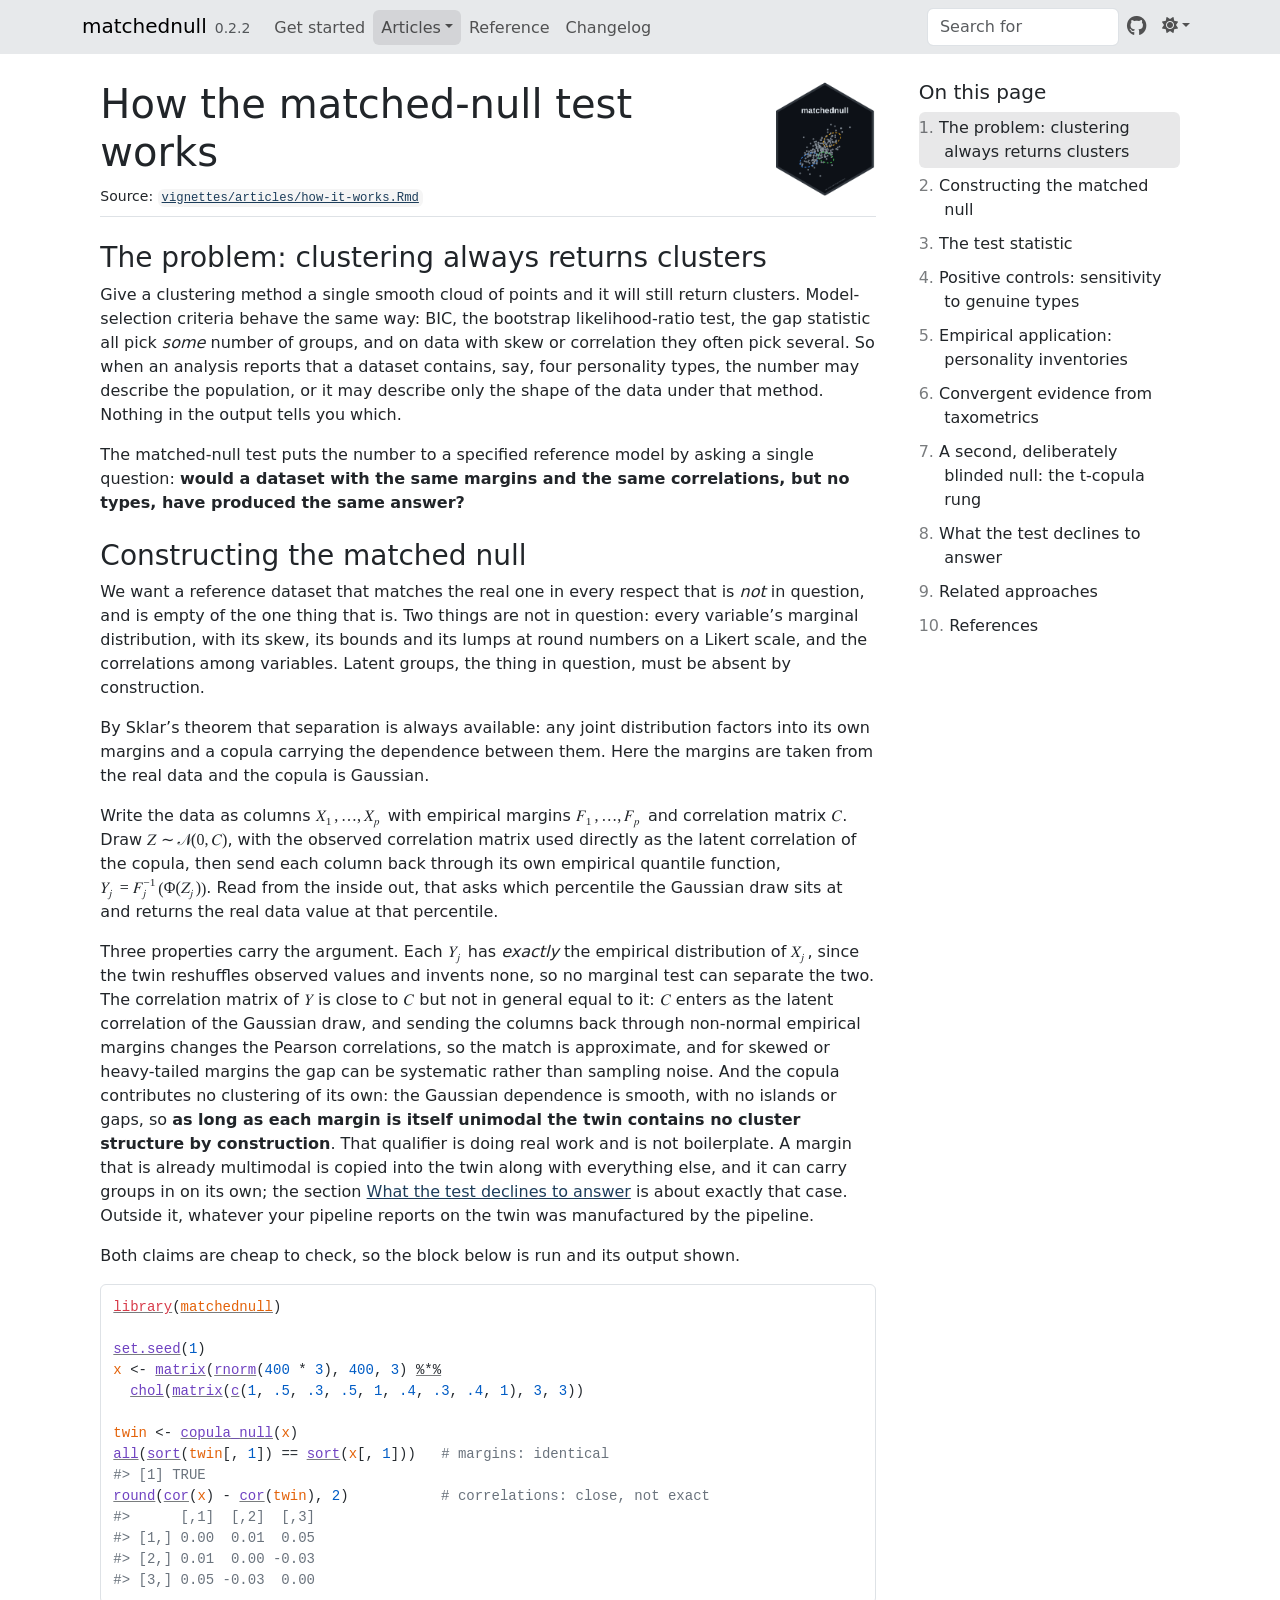
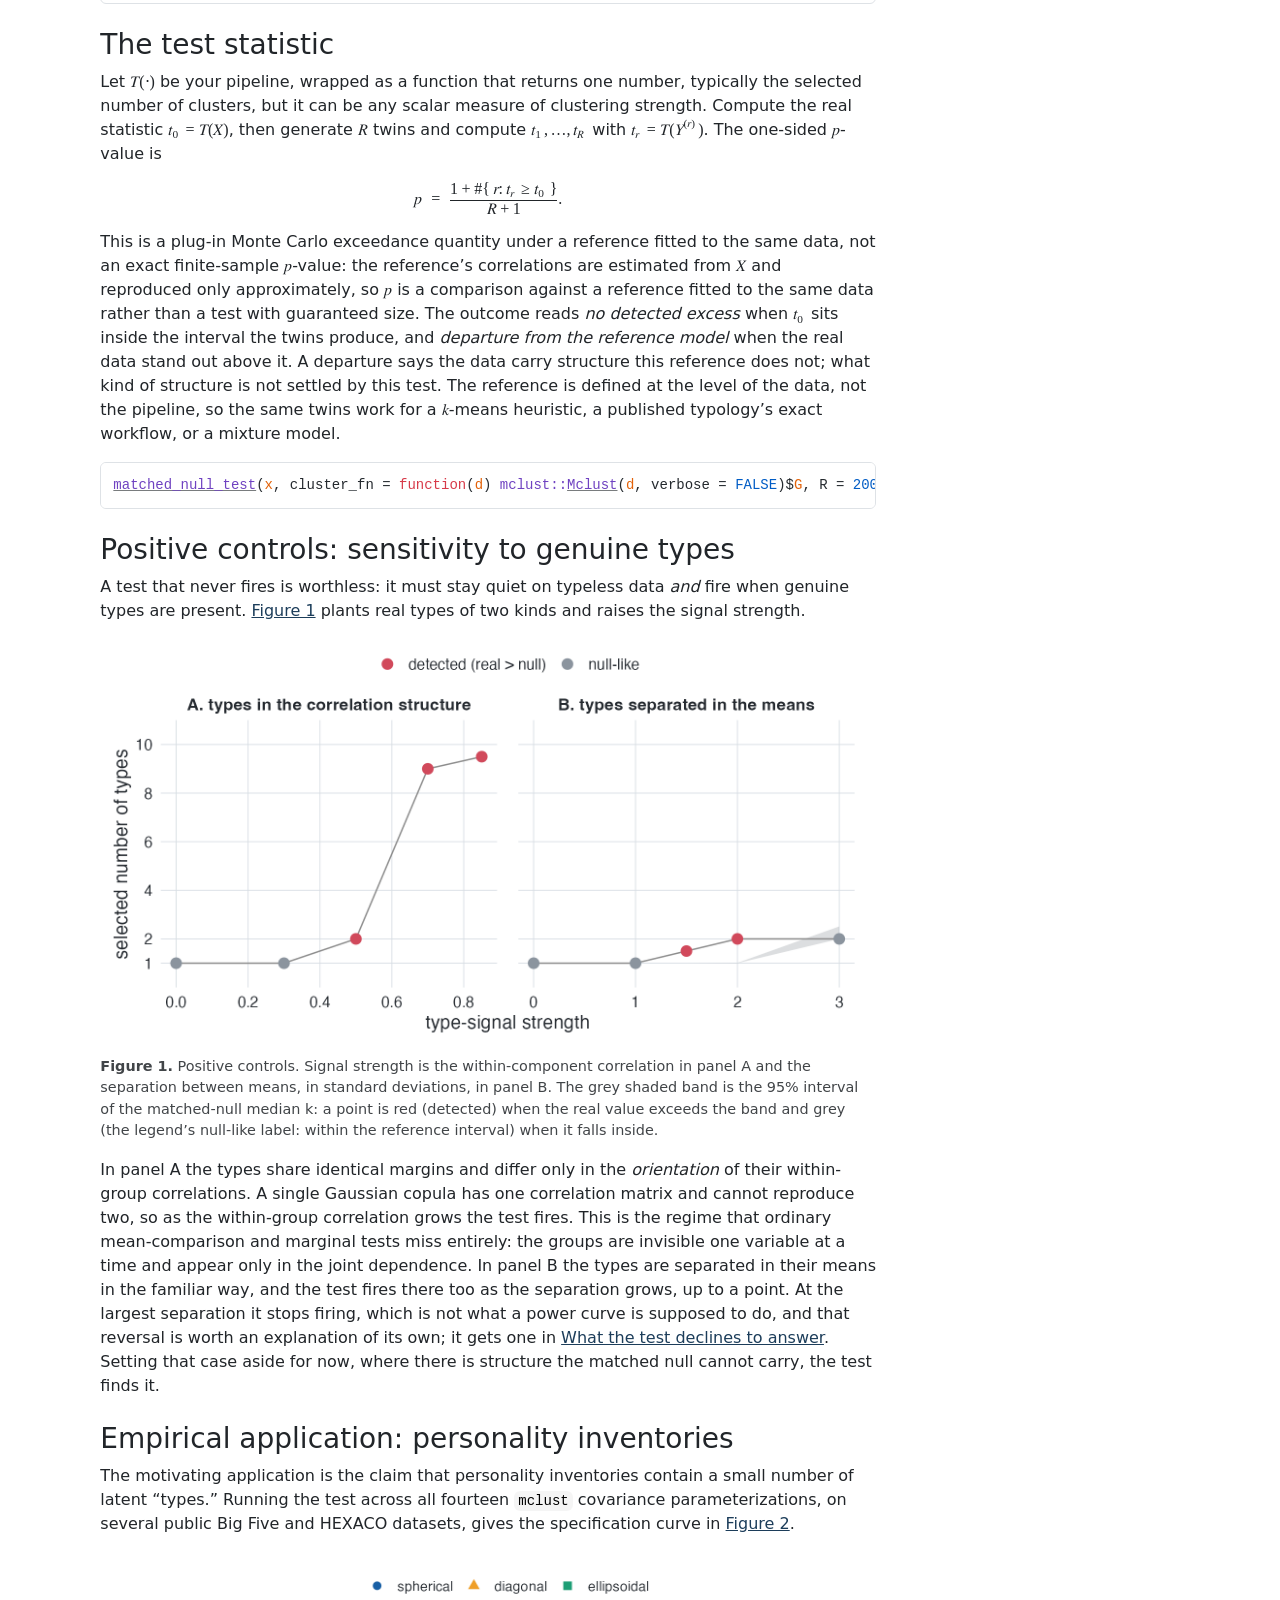
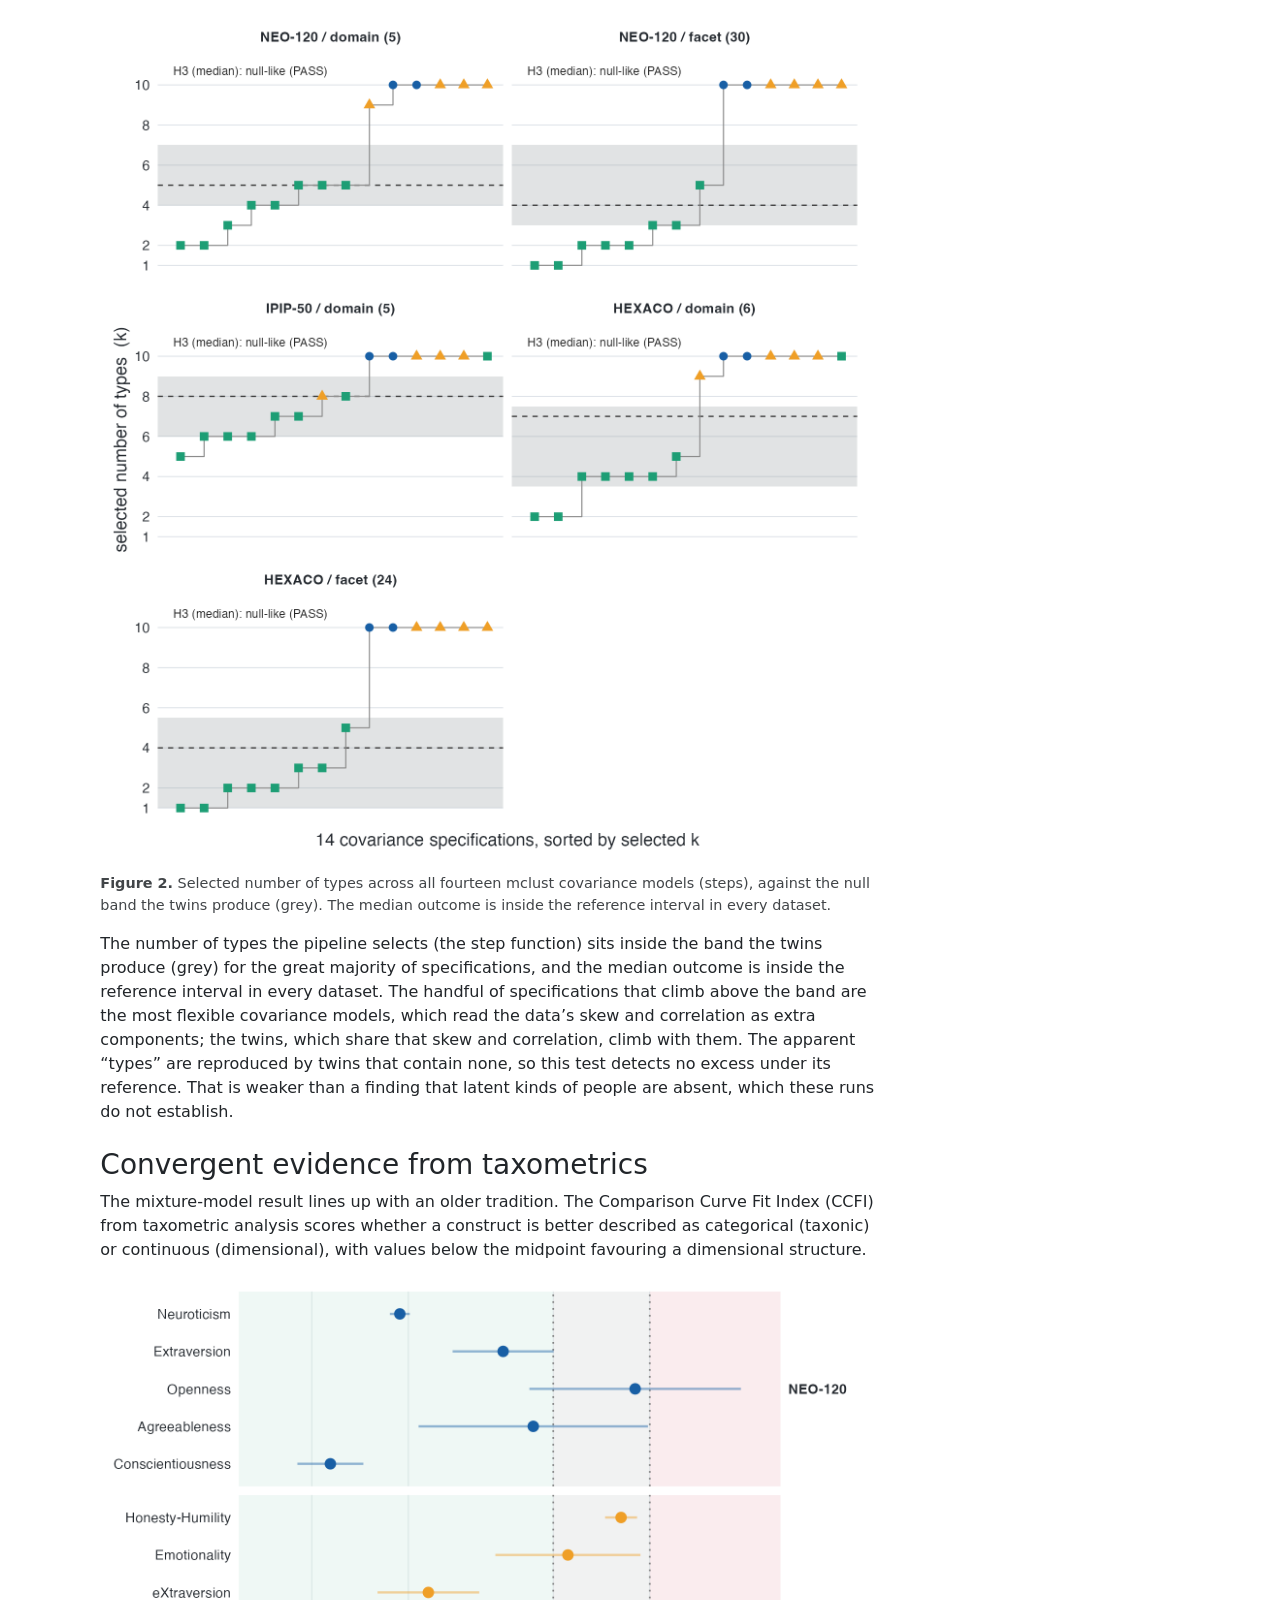
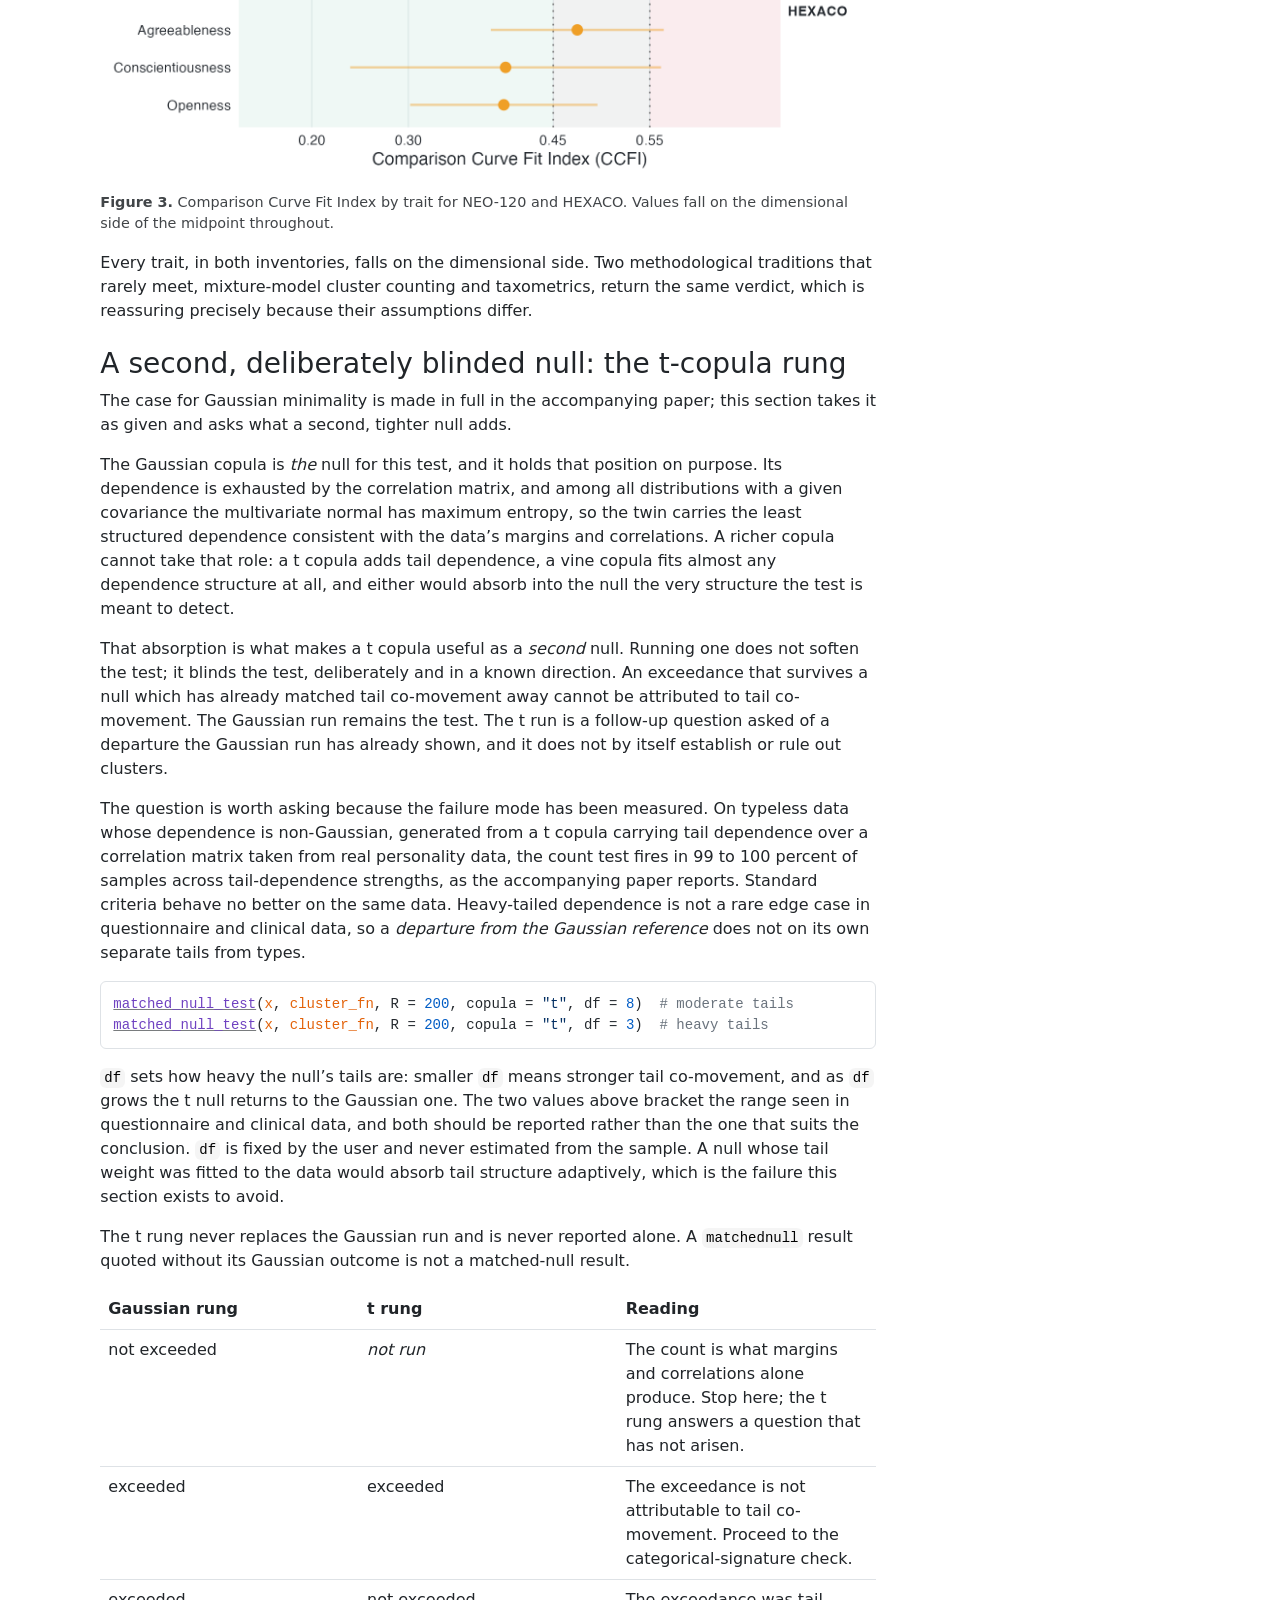
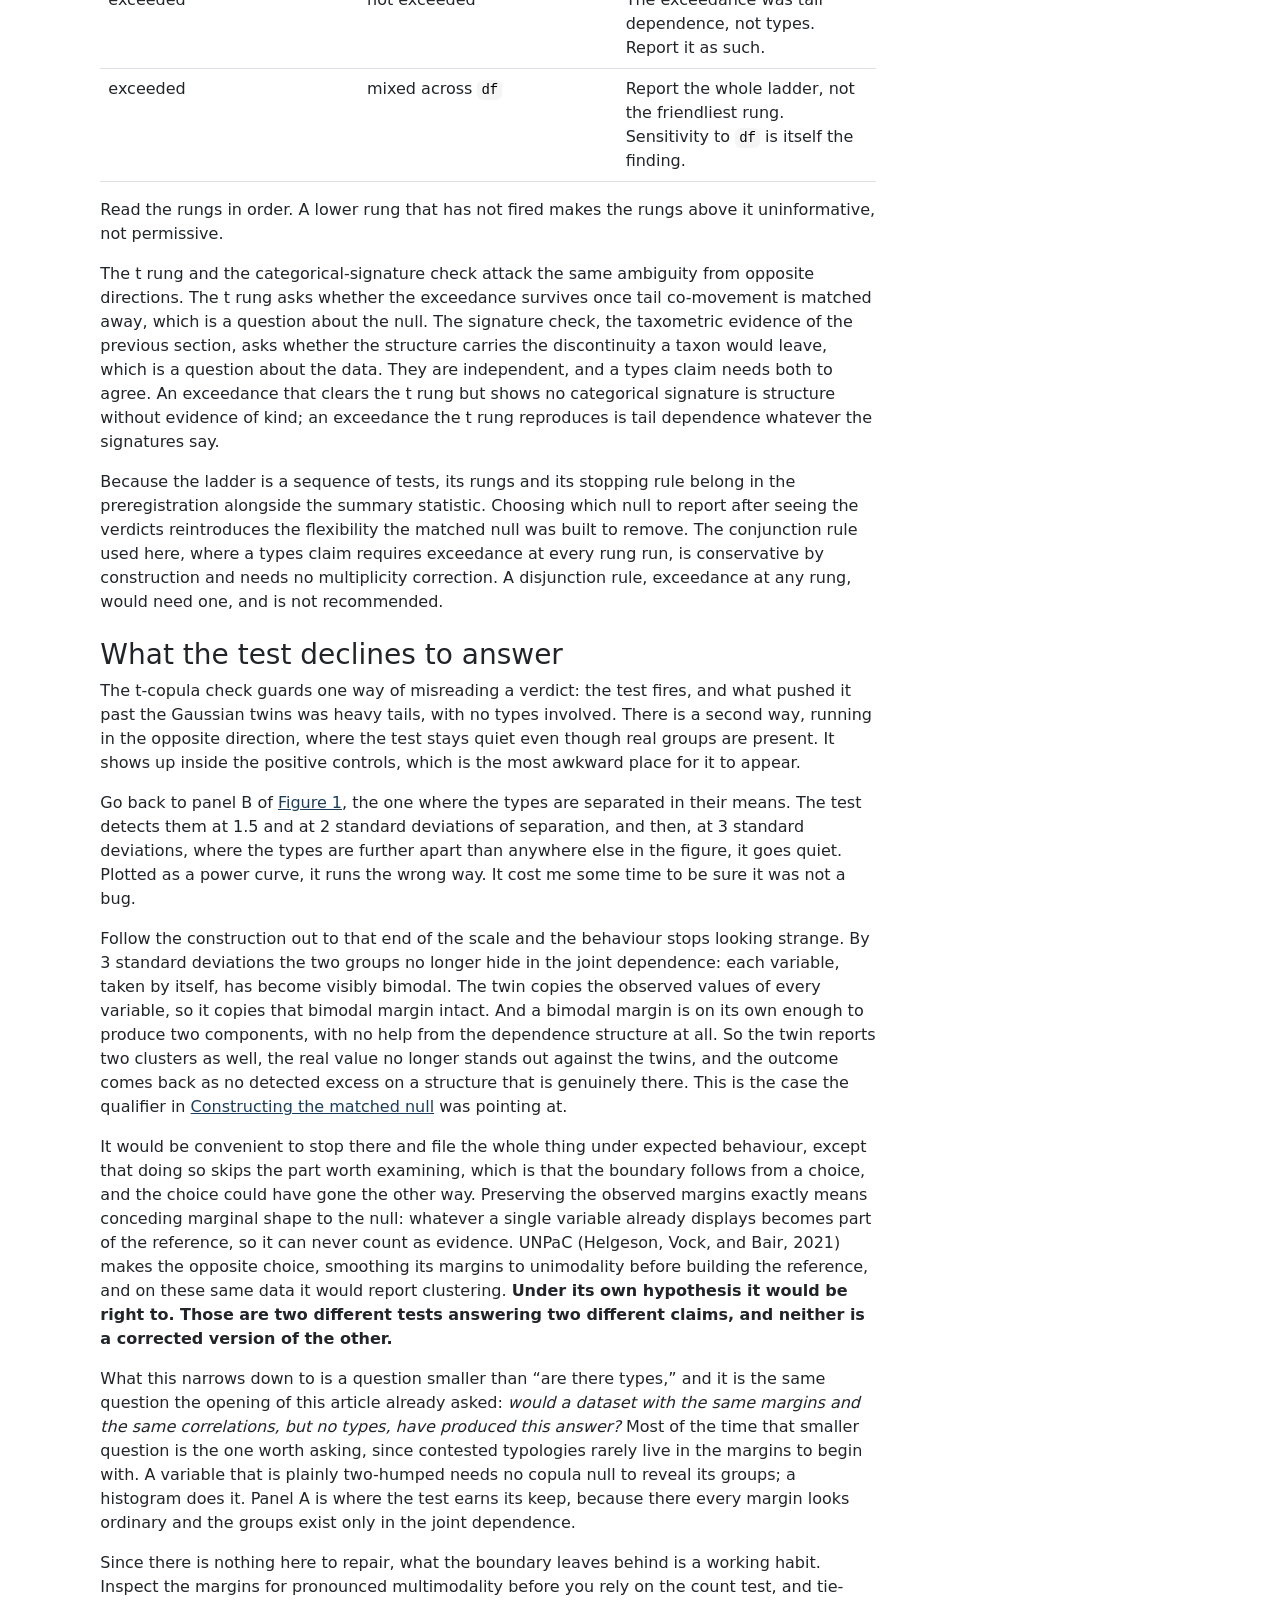
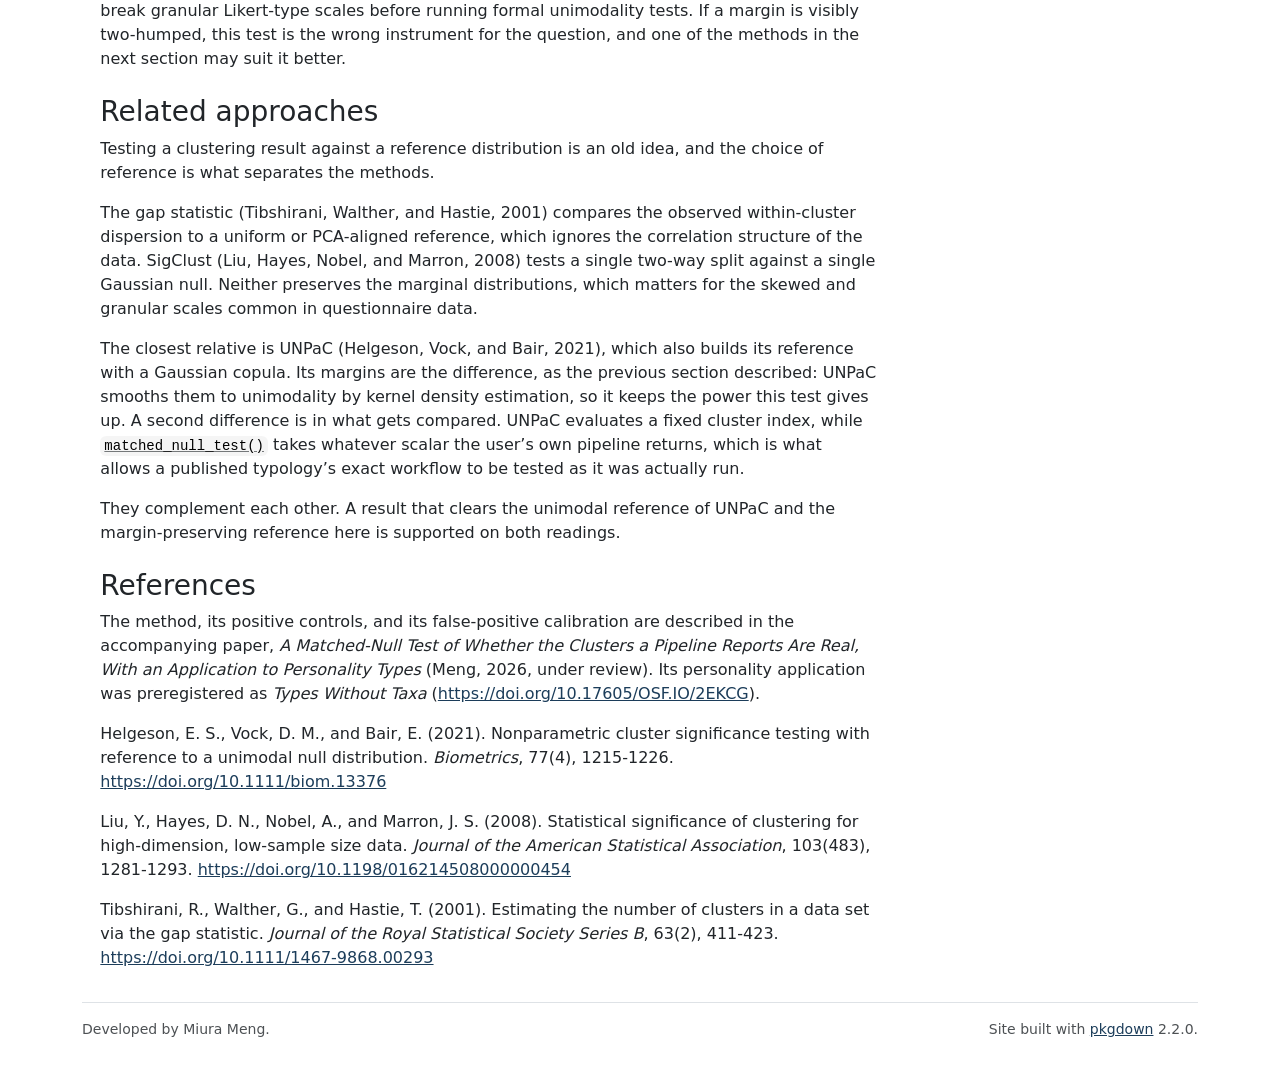
<file: docs/articles/how-it-works.html>
<!DOCTYPE html>
<!-- Generated by pkgdown: do not edit by hand --><html lang="en">
<head>
<meta http-equiv="Content-Type" content="text/html; charset=UTF-8">
<meta charset="utf-8">
<meta http-equiv="X-UA-Compatible" content="IE=edge">
<meta name="viewport" content="width=device-width, initial-scale=1, shrink-to-fit=no">
<title>How the matched-null test works • matchednull</title>
<!-- favicons --><link rel="icon" type="image/png" sizes="96x96" href="../favicon-96x96.png">
<link rel="icon" type="”image/svg+xml”" href="../favicon.svg">
<link rel="apple-touch-icon" sizes="180x180" href="../apple-touch-icon.png">
<link rel="icon" sizes="any" href="../favicon.ico">
<link rel="manifest" href="../site.webmanifest">
<script src="../lightswitch.js"></script><script src="../deps/jquery-3.6.0/jquery-3.6.0.min.js"></script><meta name="viewport" content="width=device-width, initial-scale=1, shrink-to-fit=no">
<link href="../deps/bootstrap-5.3.1/bootstrap.min.css" rel="stylesheet">
<script src="../deps/bootstrap-5.3.1/bootstrap.bundle.min.js"></script><link href="../deps/font-awesome-6.5.2/css/all.min.css" rel="stylesheet">
<link href="../deps/font-awesome-6.5.2/css/v4-shims.min.css" rel="stylesheet">
<script src="../deps/headroom-0.11.0/headroom.min.js"></script><script src="../deps/headroom-0.11.0/jQuery.headroom.min.js"></script><script src="../deps/bootstrap-toc-1.0.1/bootstrap-toc.min.js"></script><script src="../deps/clipboard.js-2.0.11/clipboard.min.js"></script><script src="../deps/search-1.0.0/autocomplete.jquery.min.js"></script><script src="../deps/search-1.0.0/fuse.min.js"></script><script src="../deps/search-1.0.0/mark.min.js"></script><!-- pkgdown --><script src="../pkgdown.js"></script><link href="../extra.css" rel="stylesheet">
<meta property="og:title" content="How the matched-null test works">
<meta name="description" content="The null construction, the test statistic, and the calibration evidence behind matchednull: why a Gaussian-copula twin isolates cluster structure, and what the positive controls and the personality-data runs show.">
<meta property="og:description" content="The null construction, the test statistic, and the calibration evidence behind matchednull: why a Gaussian-copula twin isolates cluster structure, and what the positive controls and the personality-data runs show.">
<meta property="og:image" content="https://haomeng797-ship-it.github.io/matchednull/logo.png">
</head>
<body>
    <a href="#main" class="visually-hidden-focusable">Skip to contents</a>


    <nav class="navbar navbar-expand-lg fixed-top " aria-label="Site navigation"><div class="container">

    <a class="navbar-brand me-2" href="../index.html">matchednull</a>

    <small class="nav-text text-muted me-auto" data-bs-toggle="tooltip" data-bs-placement="bottom" title="">0.2.2</small>


    <button class="navbar-toggler" type="button" data-bs-toggle="collapse" data-bs-target="#navbar" aria-controls="navbar" aria-expanded="false" aria-label="Toggle navigation">
      <span class="navbar-toggler-icon"></span>
    </button>

    <div id="navbar" class="collapse navbar-collapse ms-3">
      <ul class="navbar-nav me-auto">
<li class="nav-item"><a class="nav-link" href="../articles/matchednull.html">Get started</a></li>
<li class="active nav-item dropdown">
  <button class="nav-link dropdown-toggle" type="button" id="dropdown-articles" data-bs-toggle="dropdown" aria-expanded="false" aria-haspopup="true">Articles</button>
  <ul class="dropdown-menu" aria-labelledby="dropdown-articles">
<li><a class="dropdown-item" href="../articles/how-it-works.html">How the matched-null test works</a></li>
    <li><a class="dropdown-item" href="../articles/flexmix.html">Auditing a flexmix pipeline</a></li>
  </ul>
</li>
<li class="nav-item"><a class="nav-link" href="../reference/index.html">Reference</a></li>
<li class="nav-item"><a class="nav-link" href="../news/index.html">Changelog</a></li>
      </ul>
<ul class="navbar-nav">
<li class="nav-item"><form class="form-inline" role="search">
 <input class="form-control" type="search" name="search-input" id="search-input" autocomplete="off" aria-label="Search site" placeholder="Search for" data-search-index="../search.json">
</form></li>
<li class="nav-item"><a class="external-link nav-link" href="https://github.com/haomeng797-ship-it/matchednull/" aria-label="GitHub"><span class="fa fab fa-github fa-lg"></span></a></li>
<li class="nav-item dropdown">
  <button class="nav-link dropdown-toggle" type="button" id="dropdown-lightswitch" data-bs-toggle="dropdown" aria-expanded="false" aria-haspopup="true" aria-label="Light switch"><span class="fa fa-sun"></span></button>
  <ul class="dropdown-menu dropdown-menu-end" aria-labelledby="dropdown-lightswitch">
<li><button class="dropdown-item" data-bs-theme-value="light"><span class="fa fa-sun"></span> Light</button></li>
    <li><button class="dropdown-item" data-bs-theme-value="dark"><span class="fa fa-moon"></span> Dark</button></li>
    <li><button class="dropdown-item" data-bs-theme-value="auto"><span class="fa fa-adjust"></span> Auto</button></li>
  </ul>
</li>
      </ul>
</div>


  </div>
</nav><div class="container template-article">




<div class="row">
  <main id="main" class="col-md-9"><div class="page-header">
      <img src="../logo.png" class="logo" alt=""><h1>How the matched-null test works</h1>
            
      
      <small class="dont-index">Source: <a href="https://github.com/haomeng797-ship-it/matchednull/blob/HEAD/vignettes/articles/how-it-works.Rmd" class="external-link"><code>vignettes/articles/how-it-works.Rmd</code></a></small>
      <div class="d-none name"><code>how-it-works.Rmd</code></div>
    </div>

    
    
<div class="section level2">
<h2 id="the-problem-clustering-always-returns-clusters">The problem: clustering always returns clusters<a class="anchor" aria-label="anchor" href="#the-problem-clustering-always-returns-clusters"></a>
</h2>
<p>Give a clustering method a single smooth cloud of points and it will
still return clusters. Model-selection criteria behave the same way:
BIC, the bootstrap likelihood-ratio test, the gap statistic all pick
<em>some</em> number of groups, and on data with skew or correlation
they often pick several. So when an analysis reports that a dataset
contains, say, four personality types, the number may describe the
population, or it may describe only the shape of the data under that
method. Nothing in the output tells you which.</p>
<p>The matched-null test puts the number to a specified reference model
by asking a single question: <strong>would a dataset with the same
margins and the same correlations, but no types, have produced the same
answer?</strong></p>
</div>
<div class="section level2">
<h2 id="constructing-the-matched-null">Constructing the matched null<a class="anchor" aria-label="anchor" href="#constructing-the-matched-null"></a>
</h2>
<p>We want a reference dataset that matches the real one in every
respect that is <em>not</em> in question, and is empty of the one thing
that is. Two things are not in question: every variable’s marginal
distribution, with its skew, its bounds and its lumps at round numbers
on a Likert scale, and the correlations among variables. Latent groups,
the thing in question, must be absent by construction.</p>
<p>By Sklar’s theorem that separation is always available: any joint
distribution factors into its own margins and a copula carrying the
dependence between them. Here the margins are taken from the real data
and the copula is Gaussian.</p>
<p>Write the data as columns
<math display="inline" xmlns="http://www.w3.org/1998/Math/MathML"><semantics><mrow><msub><mi>X</mi><mn>1</mn></msub><mo>,</mo><mi>…</mi><mo>,</mo><msub><mi>X</mi><mi>p</mi></msub></mrow><annotation encoding="application/x-tex">X_1, \dots, X_p</annotation></semantics></math>
with empirical margins
<math display="inline" xmlns="http://www.w3.org/1998/Math/MathML"><semantics><mrow><msub><mi>F</mi><mn>1</mn></msub><mo>,</mo><mi>…</mi><mo>,</mo><msub><mi>F</mi><mi>p</mi></msub></mrow><annotation encoding="application/x-tex">F_1, \dots, F_p</annotation></semantics></math>
and correlation matrix
<math display="inline" xmlns="http://www.w3.org/1998/Math/MathML"><semantics><mi>C</mi><annotation encoding="application/x-tex">C</annotation></semantics></math>.
Draw
<math display="inline" xmlns="http://www.w3.org/1998/Math/MathML"><semantics><mrow><mi>Z</mi><mo>∼</mo><mi>𝒩</mi><mo stretchy="false" form="prefix">(</mo><mn>0</mn><mo>,</mo><mi>C</mi><mo stretchy="false" form="postfix">)</mo></mrow><annotation encoding="application/x-tex">Z \sim \mathcal{N}(0, C)</annotation></semantics></math>,
with the observed correlation matrix used directly as the latent
correlation of the copula, then send each column back through its own
empirical quantile function,
<math display="inline" xmlns="http://www.w3.org/1998/Math/MathML"><semantics><mrow><msub><mi>Y</mi><mi>j</mi></msub><mo>=</mo><msubsup><mi>F</mi><mi>j</mi><mrow><mi>−</mi><mn>1</mn></mrow></msubsup><mspace width="-0.167em"></mspace><mo minsize="120%" maxsize="120%" stretchy="true" form="prefix">(</mo><mi mathvariant="normal">Φ</mi><mo stretchy="false" form="prefix">(</mo><msub><mi>Z</mi><mi>j</mi></msub><mo stretchy="false" form="postfix">)</mo><mo minsize="120%" maxsize="120%" stretchy="true" form="postfix">)</mo></mrow><annotation encoding="application/x-tex">Y_j = F_j^{-1}\!\big(\Phi(Z_j)\big)</annotation></semantics></math>.
Read from the inside out, that asks which percentile the Gaussian draw
sits at and returns the real data value at that percentile.</p>
<p>Three properties carry the argument. Each
<math display="inline" xmlns="http://www.w3.org/1998/Math/MathML"><semantics><msub><mi>Y</mi><mi>j</mi></msub><annotation encoding="application/x-tex">Y_j</annotation></semantics></math>
has <em>exactly</em> the empirical distribution of
<math display="inline" xmlns="http://www.w3.org/1998/Math/MathML"><semantics><msub><mi>X</mi><mi>j</mi></msub><annotation encoding="application/x-tex">X_j</annotation></semantics></math>,
since the twin reshuffles observed values and invents none, so no
marginal test can separate the two. The correlation matrix of
<math display="inline" xmlns="http://www.w3.org/1998/Math/MathML"><semantics><mi>Y</mi><annotation encoding="application/x-tex">Y</annotation></semantics></math>
is close to
<math display="inline" xmlns="http://www.w3.org/1998/Math/MathML"><semantics><mi>C</mi><annotation encoding="application/x-tex">C</annotation></semantics></math>
but not in general equal to it:
<math display="inline" xmlns="http://www.w3.org/1998/Math/MathML"><semantics><mi>C</mi><annotation encoding="application/x-tex">C</annotation></semantics></math>
enters as the latent correlation of the Gaussian draw, and sending the
columns back through non-normal empirical margins changes the Pearson
correlations, so the match is approximate, and for skewed or
heavy-tailed margins the gap can be systematic rather than sampling
noise. And the copula contributes no clustering of its own: the Gaussian
dependence is smooth, with no islands or gaps, so <strong>as long as
each margin is itself unimodal the twin contains no cluster structure by
construction</strong>. That qualifier is doing real work and is not
boilerplate. A margin that is already multimodal is copied into the twin
along with everything else, and it can carry groups in on its own; the
section <a href="#what-the-test-declines-to-answer">What the test
declines to answer</a> is about exactly that case. Outside it, whatever
your pipeline reports on the twin was manufactured by the pipeline.</p>
<p>Both claims are cheap to check, so the block below is run and its
output shown.</p>
<div class="sourceCode" id="cb1"><pre class="downlit sourceCode r">
<code class="sourceCode R"><span><span class="kw"><a href="https://rdrr.io/r/base/library.html" class="external-link">library</a></span><span class="op">(</span><span class="va"><a href="https://haomeng797-ship-it.github.io/matchednull/">matchednull</a></span><span class="op">)</span></span>
<span></span>
<span><span class="fu"><a href="https://rdrr.io/r/base/Random.html" class="external-link">set.seed</a></span><span class="op">(</span><span class="fl">1</span><span class="op">)</span></span>
<span><span class="va">x</span> <span class="op">&lt;-</span> <span class="fu"><a href="https://rdrr.io/r/base/matrix.html" class="external-link">matrix</a></span><span class="op">(</span><span class="fu"><a href="https://rdrr.io/r/stats/Normal.html" class="external-link">rnorm</a></span><span class="op">(</span><span class="fl">400</span> <span class="op">*</span> <span class="fl">3</span><span class="op">)</span>, <span class="fl">400</span>, <span class="fl">3</span><span class="op">)</span> <span class="op"><a href="https://rdrr.io/r/base/matmult.html" class="external-link">%*%</a></span></span>
<span>  <span class="fu"><a href="https://rdrr.io/r/base/chol.html" class="external-link">chol</a></span><span class="op">(</span><span class="fu"><a href="https://rdrr.io/r/base/matrix.html" class="external-link">matrix</a></span><span class="op">(</span><span class="fu"><a href="https://rdrr.io/r/base/c.html" class="external-link">c</a></span><span class="op">(</span><span class="fl">1</span>, <span class="fl">.5</span>, <span class="fl">.3</span>, <span class="fl">.5</span>, <span class="fl">1</span>, <span class="fl">.4</span>, <span class="fl">.3</span>, <span class="fl">.4</span>, <span class="fl">1</span><span class="op">)</span>, <span class="fl">3</span>, <span class="fl">3</span><span class="op">)</span><span class="op">)</span></span>
<span></span>
<span><span class="va">twin</span> <span class="op">&lt;-</span> <span class="fu"><a href="../reference/copula_null.html">copula_null</a></span><span class="op">(</span><span class="va">x</span><span class="op">)</span></span>
<span><span class="fu"><a href="https://rdrr.io/r/base/all.html" class="external-link">all</a></span><span class="op">(</span><span class="fu"><a href="https://rdrr.io/r/base/sort.html" class="external-link">sort</a></span><span class="op">(</span><span class="va">twin</span><span class="op">[</span>, <span class="fl">1</span><span class="op">]</span><span class="op">)</span> <span class="op">==</span> <span class="fu"><a href="https://rdrr.io/r/base/sort.html" class="external-link">sort</a></span><span class="op">(</span><span class="va">x</span><span class="op">[</span>, <span class="fl">1</span><span class="op">]</span><span class="op">)</span><span class="op">)</span>   <span class="co"># margins: identical</span></span>
<span><span class="co">#&gt; [1] TRUE</span></span>
<span><span class="fu"><a href="https://rdrr.io/r/base/Round.html" class="external-link">round</a></span><span class="op">(</span><span class="fu"><a href="https://rdrr.io/r/stats/cor.html" class="external-link">cor</a></span><span class="op">(</span><span class="va">x</span><span class="op">)</span> <span class="op">-</span> <span class="fu"><a href="https://rdrr.io/r/stats/cor.html" class="external-link">cor</a></span><span class="op">(</span><span class="va">twin</span><span class="op">)</span>, <span class="fl">2</span><span class="op">)</span>           <span class="co"># correlations: close, not exact</span></span>
<span><span class="co">#&gt;      [,1]  [,2]  [,3]</span></span>
<span><span class="co">#&gt; [1,] 0.00  0.01  0.05</span></span>
<span><span class="co">#&gt; [2,] 0.01  0.00 -0.03</span></span>
<span><span class="co">#&gt; [3,] 0.05 -0.03  0.00</span></span></code></pre></div>
</div>
<div class="section level2">
<h2 id="the-test-statistic">The test statistic<a class="anchor" aria-label="anchor" href="#the-test-statistic"></a>
</h2>
<p>Let
<math display="inline" xmlns="http://www.w3.org/1998/Math/MathML"><semantics><mrow><mi>T</mi><mo stretchy="false" form="prefix">(</mo><mi>⋅</mi><mo stretchy="false" form="postfix">)</mo></mrow><annotation encoding="application/x-tex">T(\cdot)</annotation></semantics></math>
be your pipeline, wrapped as a function that returns one number,
typically the selected number of clusters, but it can be any scalar
measure of clustering strength. Compute the real statistic
<math display="inline" xmlns="http://www.w3.org/1998/Math/MathML"><semantics><mrow><msub><mi>t</mi><mn>0</mn></msub><mo>=</mo><mi>T</mi><mo stretchy="false" form="prefix">(</mo><mi>X</mi><mo stretchy="false" form="postfix">)</mo></mrow><annotation encoding="application/x-tex">t_0 = T(X)</annotation></semantics></math>,
then generate
<math display="inline" xmlns="http://www.w3.org/1998/Math/MathML"><semantics><mi>R</mi><annotation encoding="application/x-tex">R</annotation></semantics></math>
twins and compute
<math display="inline" xmlns="http://www.w3.org/1998/Math/MathML"><semantics><mrow><msub><mi>t</mi><mn>1</mn></msub><mo>,</mo><mi>…</mi><mo>,</mo><msub><mi>t</mi><mi>R</mi></msub></mrow><annotation encoding="application/x-tex">t_1, \dots, t_R</annotation></semantics></math>
with
<math display="inline" xmlns="http://www.w3.org/1998/Math/MathML"><semantics><mrow><msub><mi>t</mi><mi>r</mi></msub><mo>=</mo><mi>T</mi><mo stretchy="false" form="prefix">(</mo><msup><mi>Y</mi><mrow><mo stretchy="false" form="prefix">(</mo><mi>r</mi><mo stretchy="false" form="postfix">)</mo></mrow></msup><mo stretchy="false" form="postfix">)</mo></mrow><annotation encoding="application/x-tex">t_r = T(Y^{(r)})</annotation></semantics></math>.
The one-sided
<math display="inline" xmlns="http://www.w3.org/1998/Math/MathML"><semantics><mi>p</mi><annotation encoding="application/x-tex">p</annotation></semantics></math>-value
is</p>
<p><math display="block" xmlns="http://www.w3.org/1998/Math/MathML"><semantics><mrow><mi>p</mi><mspace width="0.278em"></mspace><mo>=</mo><mspace width="0.278em"></mspace><mfrac><mrow><mn>1</mn><mo>+</mo><mi>#</mi><mo stretchy="false" form="prefix">{</mo><mspace width="0.167em"></mspace><mi>r</mi><mo>:</mo><msub><mi>t</mi><mi>r</mi></msub><mo>≥</mo><msub><mi>t</mi><mn>0</mn></msub><mspace width="0.167em"></mspace><mo stretchy="false" form="postfix">}</mo></mrow><mrow><mi>R</mi><mo>+</mo><mn>1</mn></mrow></mfrac><mi>.</mi></mrow><annotation encoding="application/x-tex">
p \;=\; \frac{1 + \#\{\, r : t_r \ge t_0 \,\}}{R + 1}.
</annotation></semantics></math></p>
<p>This is a plug-in Monte Carlo exceedance quantity under a reference
fitted to the same data, not an exact finite-sample
<math display="inline" xmlns="http://www.w3.org/1998/Math/MathML"><semantics><mi>p</mi><annotation encoding="application/x-tex">p</annotation></semantics></math>-value:
the reference’s correlations are estimated from
<math display="inline" xmlns="http://www.w3.org/1998/Math/MathML"><semantics><mi>X</mi><annotation encoding="application/x-tex">X</annotation></semantics></math>
and reproduced only approximately, so
<math display="inline" xmlns="http://www.w3.org/1998/Math/MathML"><semantics><mi>p</mi><annotation encoding="application/x-tex">p</annotation></semantics></math>
is a comparison against a reference fitted to the same data rather than
a test with guaranteed size. The outcome reads <em>no detected
excess</em> when
<math display="inline" xmlns="http://www.w3.org/1998/Math/MathML"><semantics><msub><mi>t</mi><mn>0</mn></msub><annotation encoding="application/x-tex">t_0</annotation></semantics></math>
sits inside the interval the twins produce, and <em>departure from the
reference model</em> when the real data stand out above it. A departure
says the data carry structure this reference does not; what kind of
structure is not settled by this test. The reference is defined at the
level of the data, not the pipeline, so the same twins work for a
<math display="inline" xmlns="http://www.w3.org/1998/Math/MathML"><semantics><mi>k</mi><annotation encoding="application/x-tex">k</annotation></semantics></math>-means
heuristic, a published typology’s exact workflow, or a mixture
model.</p>
<div class="sourceCode" id="cb2"><pre class="downlit sourceCode r">
<code class="sourceCode R"><span><span class="fu"><a href="../reference/matched_null_test.html">matched_null_test</a></span><span class="op">(</span><span class="va">x</span>, cluster_fn <span class="op">=</span> <span class="kw">function</span><span class="op">(</span><span class="va">d</span><span class="op">)</span> <span class="fu">mclust</span><span class="fu">::</span><span class="fu"><a href="https://mclust-org.github.io/mclust/reference/Mclust.html" class="external-link">Mclust</a></span><span class="op">(</span><span class="va">d</span>, verbose <span class="op">=</span> <span class="cn">FALSE</span><span class="op">)</span><span class="op">$</span><span class="va">G</span>, R <span class="op">=</span> <span class="fl">200</span><span class="op">)</span></span></code></pre></div>
</div>
<div class="section level2">
<h2 id="positive-controls-sensitivity-to-genuine-types">Positive controls: sensitivity to genuine types<a class="anchor" aria-label="anchor" href="#positive-controls-sensitivity-to-genuine-types"></a>
</h2>
<p>A test that never fires is worthless: it must stay quiet on typeless
data <em>and</em> fire when genuine types are present. <a href="#fig-positive-control">Figure 1</a> plants real types of two kinds
and raises the signal strength.</p>
<figure id="fig-positive-control"><img src="figures/positive_control.png" class="fig-light" width="100%" alt="Positive controls: the test detects planted types and stays quiet on typeless data"><img src="figures/positive_control_dark.png" class="fig-dark" width="100%" alt="Positive controls: the test detects planted types and stays quiet on typeless data"><figcaption><strong>Figure 1.</strong> Positive controls. Signal strength is the
within-component correlation in panel A and the separation between
means, in standard deviations, in panel B. The grey shaded band is the
95% interval of the matched-null median k: a point is red (detected)
when the real value exceeds the band and grey (the legend’s null-like
label: within the reference interval) when it falls inside.
</figcaption></figure><p>In panel A the types share identical margins and differ only in the
<em>orientation</em> of their within-group correlations. A single
Gaussian copula has one correlation matrix and cannot reproduce two, so
as the within-group correlation grows the test fires. This is the regime
that ordinary mean-comparison and marginal tests miss entirely: the
groups are invisible one variable at a time and appear only in the joint
dependence. In panel B the types are separated in their means in the
familiar way, and the test fires there too as the separation grows, up
to a point. At the largest separation it stops firing, which is not what
a power curve is supposed to do, and that reversal is worth an
explanation of its own; it gets one in <a href="#what-the-test-declines-to-answer">What the test declines to
answer</a>. Setting that case aside for now, where there is structure
the matched null cannot carry, the test finds it.</p>
</div>
<div class="section level2">
<h2 id="empirical-application-personality-inventories">Empirical application: personality inventories<a class="anchor" aria-label="anchor" href="#empirical-application-personality-inventories"></a>
</h2>
<p>The motivating application is the claim that personality inventories
contain a small number of latent “types.” Running the test across all
fourteen <code>mclust</code> covariance parameterizations, on several
public Big Five and HEXACO datasets, gives the specification curve in <a href="#fig-spec-curve">Figure 2</a>.</p>
<figure id="fig-spec-curve"><img src="figures/spec_curve.png" class="fig-light" width="100%" alt="Selected number of types across fourteen mclust models, against the null band"><img src="figures/spec_curve_dark.png" class="fig-dark" width="100%" alt="Selected number of types across fourteen mclust models, against the null band"><figcaption><strong>Figure 2.</strong> Selected number of types across all fourteen
mclust covariance models (steps), against the null band the twins
produce (grey). The median outcome is inside the reference interval in
every dataset.
</figcaption></figure><p>The number of types the pipeline selects (the step function) sits
inside the band the twins produce (grey) for the great majority of
specifications, and the median outcome is inside the reference interval
in every dataset. The handful of specifications that climb above the
band are the most flexible covariance models, which read the data’s skew
and correlation as extra components; the twins, which share that skew
and correlation, climb with them. The apparent “types” are reproduced by
twins that contain none, so this test detects no excess under its
reference. That is weaker than a finding that latent kinds of people are
absent, which these runs do not establish.</p>
</div>
<div class="section level2">
<h2 id="convergent-evidence-from-taxometrics">Convergent evidence from taxometrics<a class="anchor" aria-label="anchor" href="#convergent-evidence-from-taxometrics"></a>
</h2>
<p>The mixture-model result lines up with an older tradition. The
Comparison Curve Fit Index (CCFI) from taxometric analysis scores
whether a construct is better described as categorical (taxonic) or
continuous (dimensional), with values below the midpoint favouring a
dimensional structure.</p>
<figure id="fig-ccfi"><img src="figures/ccfi.png" class="fig-light" width="100%" alt="Comparison Curve Fit Index by trait for NEO-120 and HEXACO"><img src="figures/ccfi_dark.png" class="fig-dark" width="100%" alt="Comparison Curve Fit Index by trait for NEO-120 and HEXACO"><figcaption><strong>Figure 3.</strong> Comparison Curve Fit Index by trait for
NEO-120 and HEXACO. Values fall on the dimensional side of the midpoint
throughout.
</figcaption></figure><p>Every trait, in both inventories, falls on the dimensional side. Two
methodological traditions that rarely meet, mixture-model cluster
counting and taxometrics, return the same verdict, which is reassuring
precisely because their assumptions differ.</p>
</div>
<div class="section level2">
<h2 id="a-second-deliberately-blinded-null-the-t-copula-rung">A second, deliberately blinded null: the t-copula rung<a class="anchor" aria-label="anchor" href="#a-second-deliberately-blinded-null-the-t-copula-rung"></a>
</h2>
<p>The case for Gaussian minimality is made in full in the accompanying
paper; this section takes it as given and asks what a second, tighter
null adds.</p>
<p>The Gaussian copula is <em>the</em> null for this test, and it holds
that position on purpose. Its dependence is exhausted by the correlation
matrix, and among all distributions with a given covariance the
multivariate normal has maximum entropy, so the twin carries the least
structured dependence consistent with the data’s margins and
correlations. A richer copula cannot take that role: a t copula adds
tail dependence, a vine copula fits almost any dependence structure at
all, and either would absorb into the null the very structure the test
is meant to detect.</p>
<p>That absorption is what makes a t copula useful as a <em>second</em>
null. Running one does not soften the test; it blinds the test,
deliberately and in a known direction. An exceedance that survives a
null which has already matched tail co-movement away cannot be
attributed to tail co-movement. The Gaussian run remains the test. The t
run is a follow-up question asked of a departure the Gaussian run has
already shown, and it does not by itself establish or rule out
clusters.</p>
<p>The question is worth asking because the failure mode has been
measured. On typeless data whose dependence is non-Gaussian, generated
from a t copula carrying tail dependence over a correlation matrix taken
from real personality data, the count test fires in 99 to 100 percent of
samples across tail-dependence strengths, as the accompanying paper
reports. Standard criteria behave no better on the same data.
Heavy-tailed dependence is not a rare edge case in questionnaire and
clinical data, so a <em>departure from the Gaussian reference</em> does
not on its own separate tails from types.</p>
<div class="sourceCode" id="cb3"><pre class="downlit sourceCode r">
<code class="sourceCode R"><span><span class="fu"><a href="../reference/matched_null_test.html">matched_null_test</a></span><span class="op">(</span><span class="va">x</span>, <span class="va">cluster_fn</span>, R <span class="op">=</span> <span class="fl">200</span>, copula <span class="op">=</span> <span class="st">"t"</span>, df <span class="op">=</span> <span class="fl">8</span><span class="op">)</span>  <span class="co"># moderate tails</span></span>
<span><span class="fu"><a href="../reference/matched_null_test.html">matched_null_test</a></span><span class="op">(</span><span class="va">x</span>, <span class="va">cluster_fn</span>, R <span class="op">=</span> <span class="fl">200</span>, copula <span class="op">=</span> <span class="st">"t"</span>, df <span class="op">=</span> <span class="fl">3</span><span class="op">)</span>  <span class="co"># heavy tails</span></span></code></pre></div>
<p><code>df</code> sets how heavy the null’s tails are: smaller
<code>df</code> means stronger tail co-movement, and as <code>df</code>
grows the t null returns to the Gaussian one. The two values above
bracket the range seen in questionnaire and clinical data, and both
should be reported rather than the one that suits the conclusion.
<code>df</code> is fixed by the user and never estimated from the
sample. A null whose tail weight was fitted to the data would absorb
tail structure adaptively, which is the failure this section exists to
avoid.</p>
<p>The t rung never replaces the Gaussian run and is never reported
alone. A <code>matchednull</code> result quoted without its Gaussian
outcome is not a matched-null result.</p>
<table class="table">
<colgroup>
<col width="33%">
<col width="33%">
<col width="33%">
</colgroup>
<thead><tr class="header">
<th>Gaussian rung</th>
<th>t rung</th>
<th>Reading</th>
</tr></thead>
<tbody>
<tr class="odd">
<td>not exceeded</td>
<td><em>not run</em></td>
<td>The count is what margins and correlations alone produce. Stop here;
the t rung answers a question that has not arisen.</td>
</tr>
<tr class="even">
<td>exceeded</td>
<td>exceeded</td>
<td>The exceedance is not attributable to tail co-movement. Proceed to
the categorical-signature check.</td>
</tr>
<tr class="odd">
<td>exceeded</td>
<td>not exceeded</td>
<td>The exceedance was tail dependence, not types. Report it as
such.</td>
</tr>
<tr class="even">
<td>exceeded</td>
<td>mixed across <code>df</code>
</td>
<td>Report the whole ladder, not the friendliest rung. Sensitivity to
<code>df</code> is itself the finding.</td>
</tr>
</tbody>
</table>
<p>Read the rungs in order. A lower rung that has not fired makes the
rungs above it uninformative, not permissive.</p>
<p>The t rung and the categorical-signature check attack the same
ambiguity from opposite directions. The t rung asks whether the
exceedance survives once tail co-movement is matched away, which is a
question about the null. The signature check, the taxometric evidence of
the previous section, asks whether the structure carries the
discontinuity a taxon would leave, which is a question about the data.
They are independent, and a types claim needs both to agree. An
exceedance that clears the t rung but shows no categorical signature is
structure without evidence of kind; an exceedance the t rung reproduces
is tail dependence whatever the signatures say.</p>
<p>Because the ladder is a sequence of tests, its rungs and its stopping
rule belong in the preregistration alongside the summary statistic.
Choosing which null to report after seeing the verdicts reintroduces the
flexibility the matched null was built to remove. The conjunction rule
used here, where a types claim requires exceedance at every rung run, is
conservative by construction and needs no multiplicity correction. A
disjunction rule, exceedance at any rung, would need one, and is not
recommended.</p>
</div>
<div class="section level2">
<h2 id="what-the-test-declines-to-answer">What the test declines to answer<a class="anchor" aria-label="anchor" href="#what-the-test-declines-to-answer"></a>
</h2>
<p>The t-copula check guards one way of misreading a verdict: the test
fires, and what pushed it past the Gaussian twins was heavy tails, with
no types involved. There is a second way, running in the opposite
direction, where the test stays quiet even though real groups are
present. It shows up inside the positive controls, which is the most
awkward place for it to appear.</p>
<p>Go back to panel B of <a href="#fig-positive-control">Figure 1</a>,
the one where the types are separated in their means. The test detects
them at 1.5 and at 2 standard deviations of separation, and then, at 3
standard deviations, where the types are further apart than anywhere
else in the figure, it goes quiet. Plotted as a power curve, it runs the
wrong way. It cost me some time to be sure it was not a bug.</p>
<p>Follow the construction out to that end of the scale and the
behaviour stops looking strange. By 3 standard deviations the two groups
no longer hide in the joint dependence: each variable, taken by itself,
has become visibly bimodal. The twin copies the observed values of every
variable, so it copies that bimodal margin intact. And a bimodal margin
is on its own enough to produce two components, with no help from the
dependence structure at all. So the twin reports two clusters as well,
the real value no longer stands out against the twins, and the outcome
comes back as no detected excess on a structure that is genuinely there.
This is the case the qualifier in <a href="#constructing-the-matched-null">Constructing the matched null</a>
was pointing at.</p>
<p>It would be convenient to stop there and file the whole thing under
expected behaviour, except that doing so skips the part worth examining,
which is that the boundary follows from a choice, and the choice could
have gone the other way. Preserving the observed margins exactly means
conceding marginal shape to the null: whatever a single variable already
displays becomes part of the reference, so it can never count as
evidence. UNPaC (Helgeson, Vock, and Bair, 2021) makes the opposite
choice, smoothing its margins to unimodality before building the
reference, and on these same data it would report clustering.
<strong>Under its own hypothesis it would be right to. Those are two
different tests answering two different claims, and neither is a
corrected version of the other.</strong></p>
<p>What this narrows down to is a question smaller than “are there
types,” and it is the same question the opening of this article already
asked: <em>would a dataset with the same margins and the same
correlations, but no types, have produced this answer?</em> Most of the
time that smaller question is the one worth asking, since contested
typologies rarely live in the margins to begin with. A variable that is
plainly two-humped needs no copula null to reveal its groups; a
histogram does it. Panel A is where the test earns its keep, because
there every margin looks ordinary and the groups exist only in the joint
dependence.</p>
<p>Since there is nothing here to repair, what the boundary leaves
behind is a working habit. Inspect the margins for pronounced
multimodality before you rely on the count test, and tie-break granular
Likert-type scales before running formal unimodality tests. If a margin
is visibly two-humped, this test is the wrong instrument for the
question, and one of the methods in the next section may suit it
better.</p>
</div>
<div class="section level2">
<h2 id="related-approaches">Related approaches<a class="anchor" aria-label="anchor" href="#related-approaches"></a>
</h2>
<p>Testing a clustering result against a reference distribution is an
old idea, and the choice of reference is what separates the methods.</p>
<p>The gap statistic (Tibshirani, Walther, and Hastie, 2001) compares
the observed within-cluster dispersion to a uniform or PCA-aligned
reference, which ignores the correlation structure of the data. SigClust
(Liu, Hayes, Nobel, and Marron, 2008) tests a single two-way split
against a single Gaussian null. Neither preserves the marginal
distributions, which matters for the skewed and granular scales common
in questionnaire data.</p>
<p>The closest relative is UNPaC (Helgeson, Vock, and Bair, 2021), which
also builds its reference with a Gaussian copula. Its margins are the
difference, as the previous section described: UNPaC smooths them to
unimodality by kernel density estimation, so it keeps the power this
test gives up. A second difference is in what gets compared. UNPaC
evaluates a fixed cluster index, while <code><a href="../reference/matched_null_test.html">matched_null_test()</a></code>
takes whatever scalar the user’s own pipeline returns, which is what
allows a published typology’s exact workflow to be tested as it was
actually run.</p>
<p>They complement each other. A result that clears the unimodal
reference of UNPaC and the margin-preserving reference here is supported
on both readings.</p>
</div>
<div class="section level2">
<h2 id="references">References<a class="anchor" aria-label="anchor" href="#references"></a>
</h2>
<p>The method, its positive controls, and its false-positive calibration
are described in the accompanying paper, <em>A Matched-Null Test of
Whether the Clusters a Pipeline Reports Are Real, With an Application to
Personality Types</em> (Meng, 2026, under review). Its personality
application was preregistered as <em>Types Without Taxa</em> (<a href="https://doi.org/10.17605/OSF.IO/2EKCG" class="external-link uri">https://doi.org/10.17605/OSF.IO/2EKCG</a>).</p>
<p>Helgeson, E. S., Vock, D. M., and Bair, E. (2021). Nonparametric
cluster significance testing with reference to a unimodal null
distribution. <em>Biometrics</em>, 77(4), 1215-1226. <a href="https://doi.org/10.1111/biom.13376" class="external-link uri">https://doi.org/10.1111/biom.13376</a></p>
<p>Liu, Y., Hayes, D. N., Nobel, A., and Marron, J. S. (2008).
Statistical significance of clustering for high-dimension, low-sample
size data. <em>Journal of the American Statistical Association</em>,
103(483), 1281-1293. <a href="https://doi.org/10.1198/016214508000000454" class="external-link uri">https://doi.org/10.1198/016214508000000454</a></p>
<p>Tibshirani, R., Walther, G., and Hastie, T. (2001). Estimating the
number of clusters in a data set via the gap statistic. <em>Journal of
the Royal Statistical Society Series B</em>, 63(2), 411-423. <a href="https://doi.org/10.1111/1467-9868.00293" class="external-link uri">https://doi.org/10.1111/1467-9868.00293</a></p>
</div>
  </main><aside class="col-md-3"><nav id="toc" aria-label="Table of contents"><h2>On this page</h2>
    </nav></aside>
</div>



    <footer><div class="pkgdown-footer-left">
  <p>Developed by Miura Meng.</p>
</div>

<div class="pkgdown-footer-right">
  <p>Site built with <a href="https://pkgdown.r-lib.org/" class="external-link">pkgdown</a> 2.2.0.</p>
</div>

    </footer>
</div>





  </body>
</html>
</file>
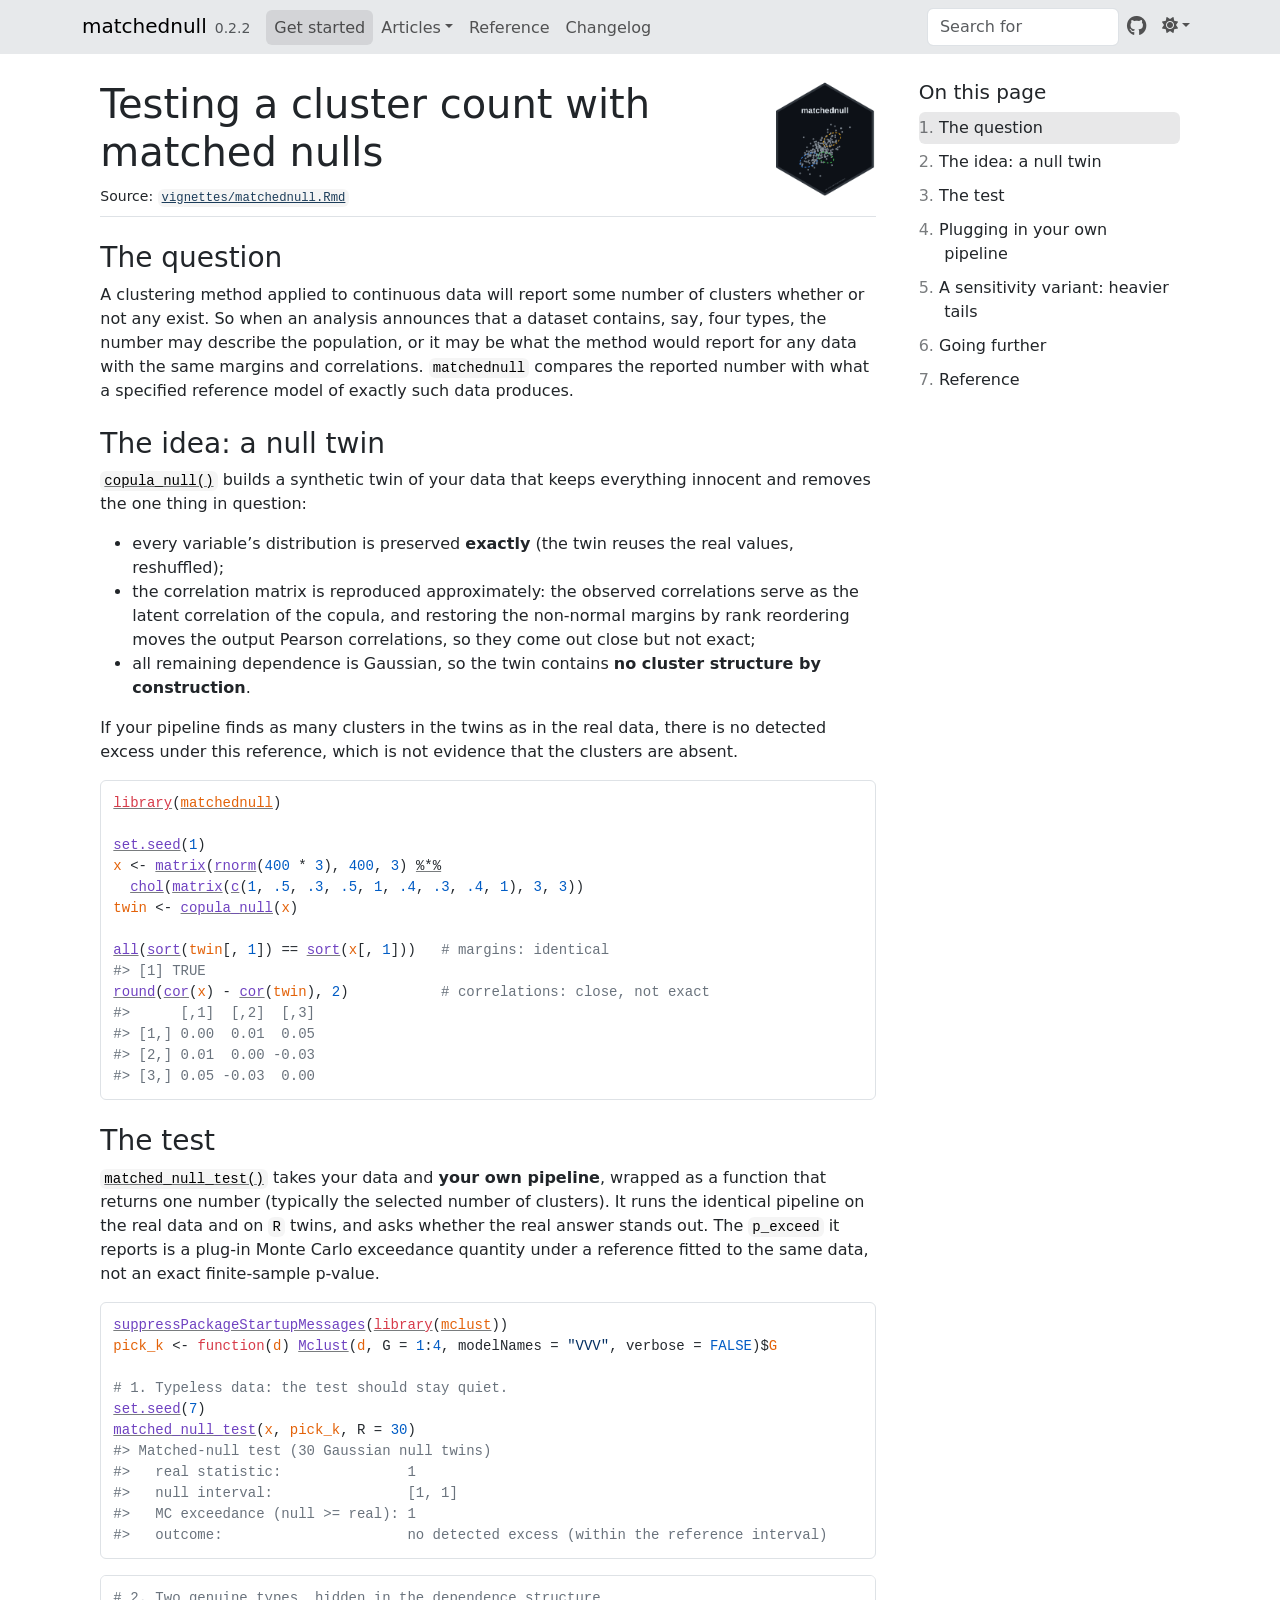
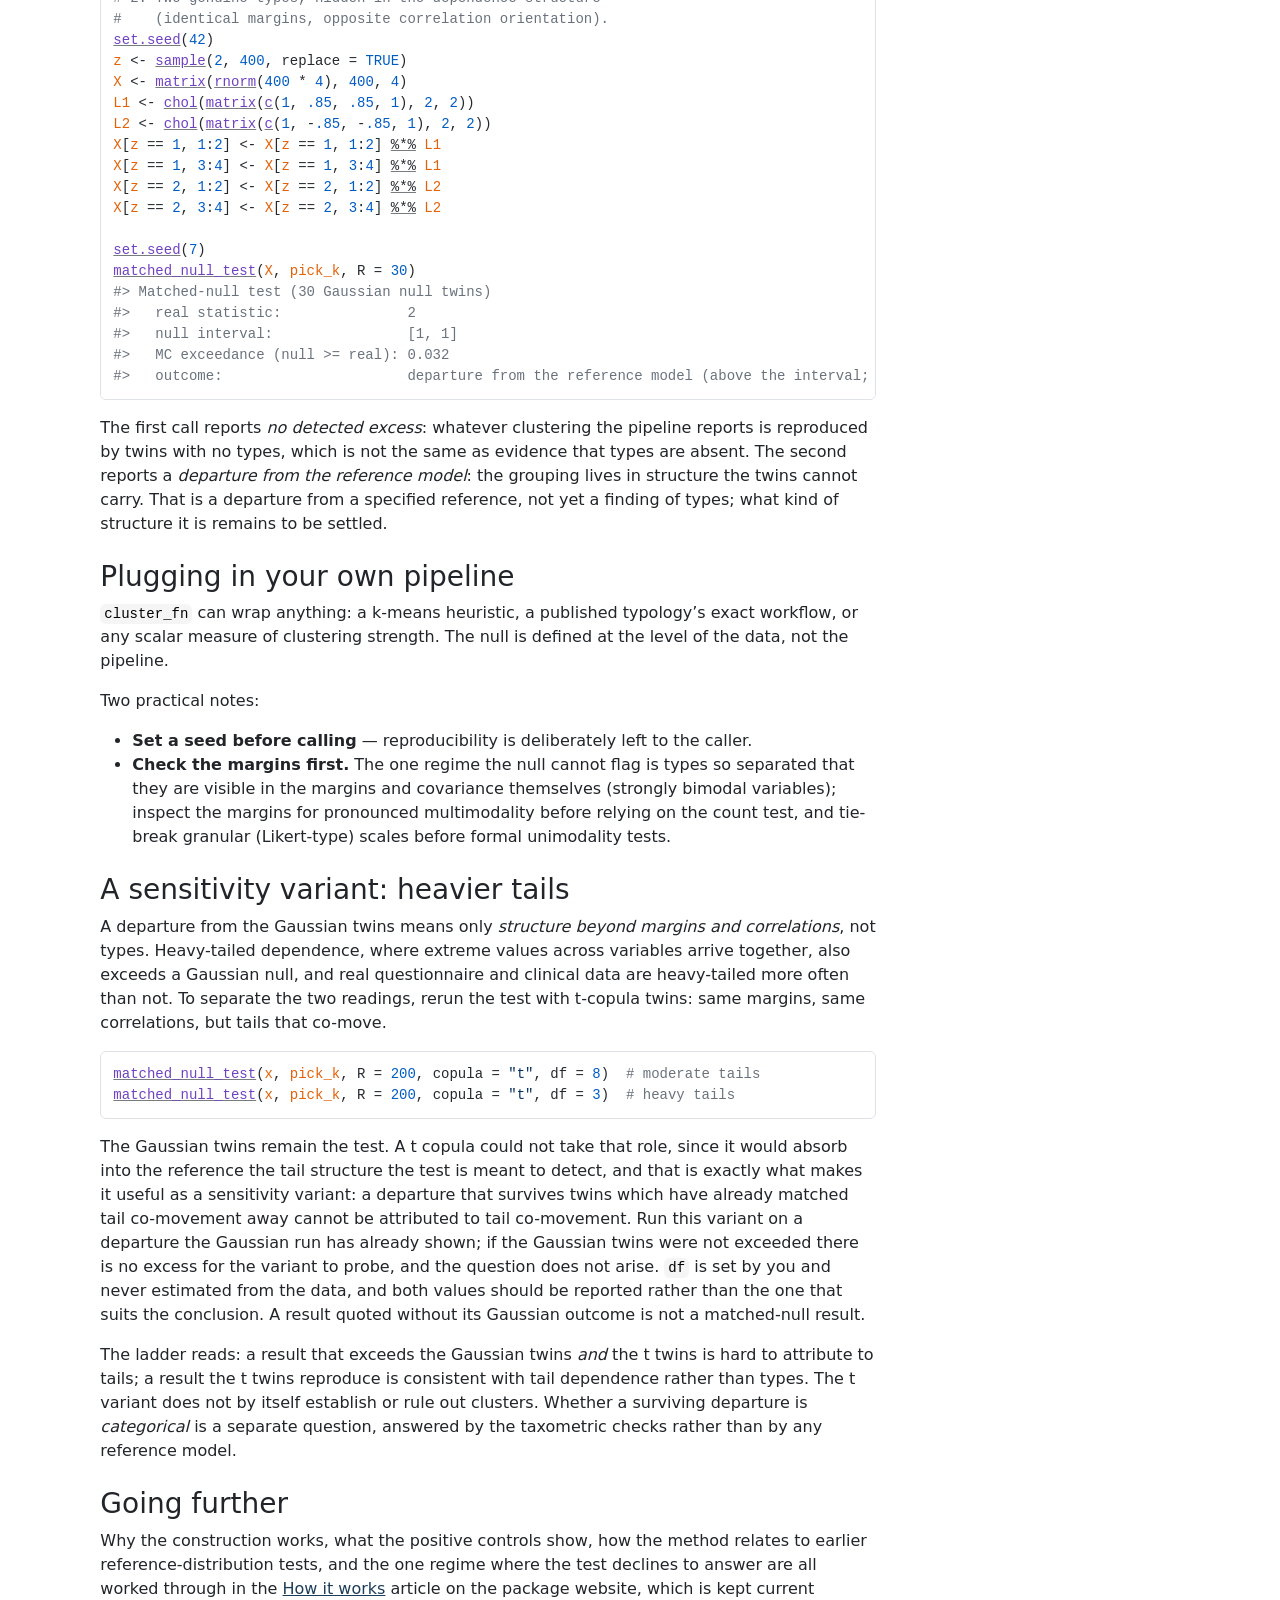
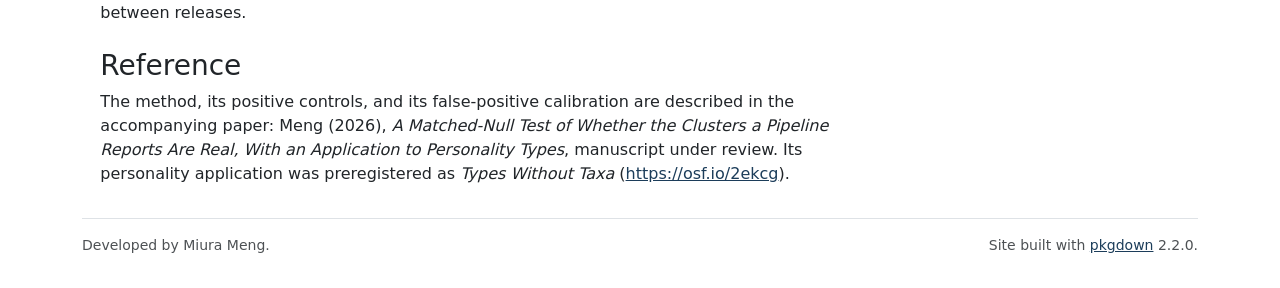
<file: docs/articles/matchednull.html>
<!DOCTYPE html>
<!-- Generated by pkgdown: do not edit by hand --><html lang="en">
<head>
<meta http-equiv="Content-Type" content="text/html; charset=UTF-8">
<meta charset="utf-8">
<meta http-equiv="X-UA-Compatible" content="IE=edge">
<meta name="viewport" content="width=device-width, initial-scale=1, shrink-to-fit=no">
<title>Testing a cluster count with matched nulls • matchednull</title>
<!-- favicons --><link rel="icon" type="image/png" sizes="96x96" href="../favicon-96x96.png">
<link rel="icon" type="”image/svg+xml”" href="../favicon.svg">
<link rel="apple-touch-icon" sizes="180x180" href="../apple-touch-icon.png">
<link rel="icon" sizes="any" href="../favicon.ico">
<link rel="manifest" href="../site.webmanifest">
<script src="../lightswitch.js"></script><script src="../deps/jquery-3.6.0/jquery-3.6.0.min.js"></script><meta name="viewport" content="width=device-width, initial-scale=1, shrink-to-fit=no">
<link href="../deps/bootstrap-5.3.1/bootstrap.min.css" rel="stylesheet">
<script src="../deps/bootstrap-5.3.1/bootstrap.bundle.min.js"></script><link href="../deps/font-awesome-6.5.2/css/all.min.css" rel="stylesheet">
<link href="../deps/font-awesome-6.5.2/css/v4-shims.min.css" rel="stylesheet">
<script src="../deps/headroom-0.11.0/headroom.min.js"></script><script src="../deps/headroom-0.11.0/jQuery.headroom.min.js"></script><script src="../deps/bootstrap-toc-1.0.1/bootstrap-toc.min.js"></script><script src="../deps/clipboard.js-2.0.11/clipboard.min.js"></script><script src="../deps/search-1.0.0/autocomplete.jquery.min.js"></script><script src="../deps/search-1.0.0/fuse.min.js"></script><script src="../deps/search-1.0.0/mark.min.js"></script><!-- pkgdown --><script src="../pkgdown.js"></script><link href="../extra.css" rel="stylesheet">
<meta property="og:title" content="Testing a cluster count with matched nulls">
</head>
<body>
    <a href="#main" class="visually-hidden-focusable">Skip to contents</a>


    <nav class="navbar navbar-expand-lg fixed-top " aria-label="Site navigation"><div class="container">

    <a class="navbar-brand me-2" href="../index.html">matchednull</a>

    <small class="nav-text text-muted me-auto" data-bs-toggle="tooltip" data-bs-placement="bottom" title="">0.2.2</small>


    <button class="navbar-toggler" type="button" data-bs-toggle="collapse" data-bs-target="#navbar" aria-controls="navbar" aria-expanded="false" aria-label="Toggle navigation">
      <span class="navbar-toggler-icon"></span>
    </button>

    <div id="navbar" class="collapse navbar-collapse ms-3">
      <ul class="navbar-nav me-auto">
<li class="active nav-item"><a class="nav-link" href="../articles/matchednull.html">Get started</a></li>
<li class="nav-item dropdown">
  <button class="nav-link dropdown-toggle" type="button" id="dropdown-articles" data-bs-toggle="dropdown" aria-expanded="false" aria-haspopup="true">Articles</button>
  <ul class="dropdown-menu" aria-labelledby="dropdown-articles">
<li><a class="dropdown-item" href="../articles/how-it-works.html">How the matched-null test works</a></li>
    <li><a class="dropdown-item" href="../articles/flexmix.html">Auditing a flexmix pipeline</a></li>
  </ul>
</li>
<li class="nav-item"><a class="nav-link" href="../reference/index.html">Reference</a></li>
<li class="nav-item"><a class="nav-link" href="../news/index.html">Changelog</a></li>
      </ul>
<ul class="navbar-nav">
<li class="nav-item"><form class="form-inline" role="search">
 <input class="form-control" type="search" name="search-input" id="search-input" autocomplete="off" aria-label="Search site" placeholder="Search for" data-search-index="../search.json">
</form></li>
<li class="nav-item"><a class="external-link nav-link" href="https://github.com/haomeng797-ship-it/matchednull/" aria-label="GitHub"><span class="fa fab fa-github fa-lg"></span></a></li>
<li class="nav-item dropdown">
  <button class="nav-link dropdown-toggle" type="button" id="dropdown-lightswitch" data-bs-toggle="dropdown" aria-expanded="false" aria-haspopup="true" aria-label="Light switch"><span class="fa fa-sun"></span></button>
  <ul class="dropdown-menu dropdown-menu-end" aria-labelledby="dropdown-lightswitch">
<li><button class="dropdown-item" data-bs-theme-value="light"><span class="fa fa-sun"></span> Light</button></li>
    <li><button class="dropdown-item" data-bs-theme-value="dark"><span class="fa fa-moon"></span> Dark</button></li>
    <li><button class="dropdown-item" data-bs-theme-value="auto"><span class="fa fa-adjust"></span> Auto</button></li>
  </ul>
</li>
      </ul>
</div>


  </div>
</nav><div class="container template-article">




<div class="row">
  <main id="main" class="col-md-9"><div class="page-header">
      <img src="../logo.png" class="logo" alt=""><h1>Testing a cluster count with matched nulls</h1>
            
      
      <small class="dont-index">Source: <a href="https://github.com/haomeng797-ship-it/matchednull/blob/HEAD/vignettes/matchednull.Rmd" class="external-link"><code>vignettes/matchednull.Rmd</code></a></small>
      <div class="d-none name"><code>matchednull.Rmd</code></div>
    </div>

    
    
<div class="section level2">
<h2 id="the-question">The question<a class="anchor" aria-label="anchor" href="#the-question"></a>
</h2>
<p>A clustering method applied to continuous data will report some
number of clusters whether or not any exist. So when an analysis
announces that a dataset contains, say, four types, the number may
describe the population, or it may be what the method would report for
any data with the same margins and correlations.
<code>matchednull</code> compares the reported number with what a
specified reference model of exactly such data produces.</p>
</div>
<div class="section level2">
<h2 id="the-idea-a-null-twin">The idea: a null twin<a class="anchor" aria-label="anchor" href="#the-idea-a-null-twin"></a>
</h2>
<p><code><a href="../reference/copula_null.html">copula_null()</a></code> builds a synthetic twin of your data that
keeps everything innocent and removes the one thing in question:</p>
<ul>
<li>every variable’s distribution is preserved <strong>exactly</strong>
(the twin reuses the real values, reshuffled);</li>
<li>the correlation matrix is reproduced approximately: the observed
correlations serve as the latent correlation of the copula, and
restoring the non-normal margins by rank reordering moves the output
Pearson correlations, so they come out close but not exact;</li>
<li>all remaining dependence is Gaussian, so the twin contains
<strong>no cluster structure by construction</strong>.</li>
</ul>
<p>If your pipeline finds as many clusters in the twins as in the real
data, there is no detected excess under this reference, which is not
evidence that the clusters are absent.</p>
<div class="sourceCode" id="cb1"><pre class="downlit sourceCode r">
<code class="sourceCode R"><span><span class="kw"><a href="https://rdrr.io/r/base/library.html" class="external-link">library</a></span><span class="op">(</span><span class="va"><a href="https://haomeng797-ship-it.github.io/matchednull/">matchednull</a></span><span class="op">)</span></span>
<span></span>
<span><span class="fu"><a href="https://rdrr.io/r/base/Random.html" class="external-link">set.seed</a></span><span class="op">(</span><span class="fl">1</span><span class="op">)</span></span>
<span><span class="va">x</span> <span class="op">&lt;-</span> <span class="fu"><a href="https://rdrr.io/r/base/matrix.html" class="external-link">matrix</a></span><span class="op">(</span><span class="fu"><a href="https://rdrr.io/r/stats/Normal.html" class="external-link">rnorm</a></span><span class="op">(</span><span class="fl">400</span> <span class="op">*</span> <span class="fl">3</span><span class="op">)</span>, <span class="fl">400</span>, <span class="fl">3</span><span class="op">)</span> <span class="op"><a href="https://rdrr.io/r/base/matmult.html" class="external-link">%*%</a></span></span>
<span>  <span class="fu"><a href="https://rdrr.io/r/base/chol.html" class="external-link">chol</a></span><span class="op">(</span><span class="fu"><a href="https://rdrr.io/r/base/matrix.html" class="external-link">matrix</a></span><span class="op">(</span><span class="fu"><a href="https://rdrr.io/r/base/c.html" class="external-link">c</a></span><span class="op">(</span><span class="fl">1</span>, <span class="fl">.5</span>, <span class="fl">.3</span>, <span class="fl">.5</span>, <span class="fl">1</span>, <span class="fl">.4</span>, <span class="fl">.3</span>, <span class="fl">.4</span>, <span class="fl">1</span><span class="op">)</span>, <span class="fl">3</span>, <span class="fl">3</span><span class="op">)</span><span class="op">)</span></span>
<span><span class="va">twin</span> <span class="op">&lt;-</span> <span class="fu"><a href="../reference/copula_null.html">copula_null</a></span><span class="op">(</span><span class="va">x</span><span class="op">)</span></span>
<span></span>
<span><span class="fu"><a href="https://rdrr.io/r/base/all.html" class="external-link">all</a></span><span class="op">(</span><span class="fu"><a href="https://rdrr.io/r/base/sort.html" class="external-link">sort</a></span><span class="op">(</span><span class="va">twin</span><span class="op">[</span>, <span class="fl">1</span><span class="op">]</span><span class="op">)</span> <span class="op">==</span> <span class="fu"><a href="https://rdrr.io/r/base/sort.html" class="external-link">sort</a></span><span class="op">(</span><span class="va">x</span><span class="op">[</span>, <span class="fl">1</span><span class="op">]</span><span class="op">)</span><span class="op">)</span>   <span class="co"># margins: identical</span></span>
<span><span class="co">#&gt; [1] TRUE</span></span>
<span><span class="fu"><a href="https://rdrr.io/r/base/Round.html" class="external-link">round</a></span><span class="op">(</span><span class="fu"><a href="https://rdrr.io/r/stats/cor.html" class="external-link">cor</a></span><span class="op">(</span><span class="va">x</span><span class="op">)</span> <span class="op">-</span> <span class="fu"><a href="https://rdrr.io/r/stats/cor.html" class="external-link">cor</a></span><span class="op">(</span><span class="va">twin</span><span class="op">)</span>, <span class="fl">2</span><span class="op">)</span>           <span class="co"># correlations: close, not exact</span></span>
<span><span class="co">#&gt;      [,1]  [,2]  [,3]</span></span>
<span><span class="co">#&gt; [1,] 0.00  0.01  0.05</span></span>
<span><span class="co">#&gt; [2,] 0.01  0.00 -0.03</span></span>
<span><span class="co">#&gt; [3,] 0.05 -0.03  0.00</span></span></code></pre></div>
</div>
<div class="section level2">
<h2 id="the-test">The test<a class="anchor" aria-label="anchor" href="#the-test"></a>
</h2>
<p><code><a href="../reference/matched_null_test.html">matched_null_test()</a></code> takes your data and <strong>your own
pipeline</strong>, wrapped as a function that returns one number
(typically the selected number of clusters). It runs the identical
pipeline on the real data and on <code>R</code> twins, and asks whether
the real answer stands out. The <code>p_exceed</code> it reports is a
plug-in Monte Carlo exceedance quantity under a reference fitted to the
same data, not an exact finite-sample p-value.</p>
<div class="sourceCode" id="cb2"><pre class="downlit sourceCode r">
<code class="sourceCode R"><span><span class="fu"><a href="https://rdrr.io/r/base/message.html" class="external-link">suppressPackageStartupMessages</a></span><span class="op">(</span><span class="kw"><a href="https://rdrr.io/r/base/library.html" class="external-link">library</a></span><span class="op">(</span><span class="va"><a href="https://mclust-org.github.io/mclust/" class="external-link">mclust</a></span><span class="op">)</span><span class="op">)</span></span>
<span><span class="va">pick_k</span> <span class="op">&lt;-</span> <span class="kw">function</span><span class="op">(</span><span class="va">d</span><span class="op">)</span> <span class="fu"><a href="https://mclust-org.github.io/mclust/reference/Mclust.html" class="external-link">Mclust</a></span><span class="op">(</span><span class="va">d</span>, G <span class="op">=</span> <span class="fl">1</span><span class="op">:</span><span class="fl">4</span>, modelNames <span class="op">=</span> <span class="st">"VVV"</span>, verbose <span class="op">=</span> <span class="cn">FALSE</span><span class="op">)</span><span class="op">$</span><span class="va">G</span></span>
<span></span>
<span><span class="co"># 1. Typeless data: the test should stay quiet.</span></span>
<span><span class="fu"><a href="https://rdrr.io/r/base/Random.html" class="external-link">set.seed</a></span><span class="op">(</span><span class="fl">7</span><span class="op">)</span></span>
<span><span class="fu"><a href="../reference/matched_null_test.html">matched_null_test</a></span><span class="op">(</span><span class="va">x</span>, <span class="va">pick_k</span>, R <span class="op">=</span> <span class="fl">30</span><span class="op">)</span></span>
<span><span class="co">#&gt; Matched-null test (30 Gaussian null twins)</span></span>
<span><span class="co">#&gt;   real statistic:               1</span></span>
<span><span class="co">#&gt;   null interval:                [1, 1]</span></span>
<span><span class="co">#&gt;   MC exceedance (null &gt;= real): 1</span></span>
<span><span class="co">#&gt;   outcome:                      no detected excess (within the reference interval)</span></span></code></pre></div>
<div class="sourceCode" id="cb3"><pre class="downlit sourceCode r">
<code class="sourceCode R"><span><span class="co"># 2. Two genuine types, hidden in the dependence structure</span></span>
<span><span class="co">#    (identical margins, opposite correlation orientation).</span></span>
<span><span class="fu"><a href="https://rdrr.io/r/base/Random.html" class="external-link">set.seed</a></span><span class="op">(</span><span class="fl">42</span><span class="op">)</span></span>
<span><span class="va">z</span> <span class="op">&lt;-</span> <span class="fu"><a href="https://rdrr.io/r/base/sample.html" class="external-link">sample</a></span><span class="op">(</span><span class="fl">2</span>, <span class="fl">400</span>, replace <span class="op">=</span> <span class="cn">TRUE</span><span class="op">)</span></span>
<span><span class="va">X</span> <span class="op">&lt;-</span> <span class="fu"><a href="https://rdrr.io/r/base/matrix.html" class="external-link">matrix</a></span><span class="op">(</span><span class="fu"><a href="https://rdrr.io/r/stats/Normal.html" class="external-link">rnorm</a></span><span class="op">(</span><span class="fl">400</span> <span class="op">*</span> <span class="fl">4</span><span class="op">)</span>, <span class="fl">400</span>, <span class="fl">4</span><span class="op">)</span></span>
<span><span class="va">L1</span> <span class="op">&lt;-</span> <span class="fu"><a href="https://rdrr.io/r/base/chol.html" class="external-link">chol</a></span><span class="op">(</span><span class="fu"><a href="https://rdrr.io/r/base/matrix.html" class="external-link">matrix</a></span><span class="op">(</span><span class="fu"><a href="https://rdrr.io/r/base/c.html" class="external-link">c</a></span><span class="op">(</span><span class="fl">1</span>, <span class="fl">.85</span>, <span class="fl">.85</span>, <span class="fl">1</span><span class="op">)</span>, <span class="fl">2</span>, <span class="fl">2</span><span class="op">)</span><span class="op">)</span></span>
<span><span class="va">L2</span> <span class="op">&lt;-</span> <span class="fu"><a href="https://rdrr.io/r/base/chol.html" class="external-link">chol</a></span><span class="op">(</span><span class="fu"><a href="https://rdrr.io/r/base/matrix.html" class="external-link">matrix</a></span><span class="op">(</span><span class="fu"><a href="https://rdrr.io/r/base/c.html" class="external-link">c</a></span><span class="op">(</span><span class="fl">1</span>, <span class="op">-</span><span class="fl">.85</span>, <span class="op">-</span><span class="fl">.85</span>, <span class="fl">1</span><span class="op">)</span>, <span class="fl">2</span>, <span class="fl">2</span><span class="op">)</span><span class="op">)</span></span>
<span><span class="va">X</span><span class="op">[</span><span class="va">z</span> <span class="op">==</span> <span class="fl">1</span>, <span class="fl">1</span><span class="op">:</span><span class="fl">2</span><span class="op">]</span> <span class="op">&lt;-</span> <span class="va">X</span><span class="op">[</span><span class="va">z</span> <span class="op">==</span> <span class="fl">1</span>, <span class="fl">1</span><span class="op">:</span><span class="fl">2</span><span class="op">]</span> <span class="op"><a href="https://rdrr.io/r/base/matmult.html" class="external-link">%*%</a></span> <span class="va">L1</span></span>
<span><span class="va">X</span><span class="op">[</span><span class="va">z</span> <span class="op">==</span> <span class="fl">1</span>, <span class="fl">3</span><span class="op">:</span><span class="fl">4</span><span class="op">]</span> <span class="op">&lt;-</span> <span class="va">X</span><span class="op">[</span><span class="va">z</span> <span class="op">==</span> <span class="fl">1</span>, <span class="fl">3</span><span class="op">:</span><span class="fl">4</span><span class="op">]</span> <span class="op"><a href="https://rdrr.io/r/base/matmult.html" class="external-link">%*%</a></span> <span class="va">L1</span></span>
<span><span class="va">X</span><span class="op">[</span><span class="va">z</span> <span class="op">==</span> <span class="fl">2</span>, <span class="fl">1</span><span class="op">:</span><span class="fl">2</span><span class="op">]</span> <span class="op">&lt;-</span> <span class="va">X</span><span class="op">[</span><span class="va">z</span> <span class="op">==</span> <span class="fl">2</span>, <span class="fl">1</span><span class="op">:</span><span class="fl">2</span><span class="op">]</span> <span class="op"><a href="https://rdrr.io/r/base/matmult.html" class="external-link">%*%</a></span> <span class="va">L2</span></span>
<span><span class="va">X</span><span class="op">[</span><span class="va">z</span> <span class="op">==</span> <span class="fl">2</span>, <span class="fl">3</span><span class="op">:</span><span class="fl">4</span><span class="op">]</span> <span class="op">&lt;-</span> <span class="va">X</span><span class="op">[</span><span class="va">z</span> <span class="op">==</span> <span class="fl">2</span>, <span class="fl">3</span><span class="op">:</span><span class="fl">4</span><span class="op">]</span> <span class="op"><a href="https://rdrr.io/r/base/matmult.html" class="external-link">%*%</a></span> <span class="va">L2</span></span>
<span></span>
<span><span class="fu"><a href="https://rdrr.io/r/base/Random.html" class="external-link">set.seed</a></span><span class="op">(</span><span class="fl">7</span><span class="op">)</span></span>
<span><span class="fu"><a href="../reference/matched_null_test.html">matched_null_test</a></span><span class="op">(</span><span class="va">X</span>, <span class="va">pick_k</span>, R <span class="op">=</span> <span class="fl">30</span><span class="op">)</span></span>
<span><span class="co">#&gt; Matched-null test (30 Gaussian null twins)</span></span>
<span><span class="co">#&gt;   real statistic:               2</span></span>
<span><span class="co">#&gt;   null interval:                [1, 1]</span></span>
<span><span class="co">#&gt;   MC exceedance (null &gt;= real): 0.032</span></span>
<span><span class="co">#&gt;   outcome:                      departure from the reference model (above the interval; kind not settled by this test)</span></span></code></pre></div>
<p>The first call reports <em>no detected excess</em>: whatever
clustering the pipeline reports is reproduced by twins with no types,
which is not the same as evidence that types are absent. The second
reports a <em>departure from the reference model</em>: the grouping
lives in structure the twins cannot carry. That is a departure from a
specified reference, not yet a finding of types; what kind of structure
it is remains to be settled.</p>
</div>
<div class="section level2">
<h2 id="plugging-in-your-own-pipeline">Plugging in your own pipeline<a class="anchor" aria-label="anchor" href="#plugging-in-your-own-pipeline"></a>
</h2>
<p><code>cluster_fn</code> can wrap anything: a k-means heuristic, a
published typology’s exact workflow, or any scalar measure of clustering
strength. The null is defined at the level of the data, not the
pipeline.</p>
<p>Two practical notes:</p>
<ul>
<li>
<strong>Set a seed before calling</strong> — reproducibility is
deliberately left to the caller.</li>
<li>
<strong>Check the margins first.</strong> The one regime the null
cannot flag is types so separated that they are visible in the margins
and covariance themselves (strongly bimodal variables); inspect the
margins for pronounced multimodality before relying on the count test,
and tie-break granular (Likert-type) scales before formal unimodality
tests.</li>
</ul>
</div>
<div class="section level2">
<h2 id="a-sensitivity-variant-heavier-tails">A sensitivity variant: heavier tails<a class="anchor" aria-label="anchor" href="#a-sensitivity-variant-heavier-tails"></a>
</h2>
<p>A departure from the Gaussian twins means only <em>structure beyond
margins and correlations</em>, not types. Heavy-tailed dependence, where
extreme values across variables arrive together, also exceeds a Gaussian
null, and real questionnaire and clinical data are heavy-tailed more
often than not. To separate the two readings, rerun the test with
t-copula twins: same margins, same correlations, but tails that
co-move.</p>
<div class="sourceCode" id="cb4"><pre class="downlit sourceCode r">
<code class="sourceCode R"><span><span class="fu"><a href="../reference/matched_null_test.html">matched_null_test</a></span><span class="op">(</span><span class="va">x</span>, <span class="va">pick_k</span>, R <span class="op">=</span> <span class="fl">200</span>, copula <span class="op">=</span> <span class="st">"t"</span>, df <span class="op">=</span> <span class="fl">8</span><span class="op">)</span>  <span class="co"># moderate tails</span></span>
<span><span class="fu"><a href="../reference/matched_null_test.html">matched_null_test</a></span><span class="op">(</span><span class="va">x</span>, <span class="va">pick_k</span>, R <span class="op">=</span> <span class="fl">200</span>, copula <span class="op">=</span> <span class="st">"t"</span>, df <span class="op">=</span> <span class="fl">3</span><span class="op">)</span>  <span class="co"># heavy tails</span></span></code></pre></div>
<p>The Gaussian twins remain the test. A t copula could not take that
role, since it would absorb into the reference the tail structure the
test is meant to detect, and that is exactly what makes it useful as a
sensitivity variant: a departure that survives twins which have already
matched tail co-movement away cannot be attributed to tail co-movement.
Run this variant on a departure the Gaussian run has already shown; if
the Gaussian twins were not exceeded there is no excess for the variant
to probe, and the question does not arise. <code>df</code> is set by you
and never estimated from the data, and both values should be reported
rather than the one that suits the conclusion. A result quoted without
its Gaussian outcome is not a matched-null result.</p>
<p>The ladder reads: a result that exceeds the Gaussian twins
<em>and</em> the t twins is hard to attribute to tails; a result the t
twins reproduce is consistent with tail dependence rather than types.
The t variant does not by itself establish or rule out clusters. Whether
a surviving departure is <em>categorical</em> is a separate question,
answered by the taxometric checks rather than by any reference
model.</p>
</div>
<div class="section level2">
<h2 id="going-further">Going further<a class="anchor" aria-label="anchor" href="#going-further"></a>
</h2>
<p>Why the construction works, what the positive controls show, how the
method relates to earlier reference-distribution tests, and the one
regime where the test declines to answer are all worked through in the
<a href="https://haomeng797-ship-it.github.io/matchednull/articles/how-it-works.html">How
it works</a> article on the package website, which is kept current
between releases.</p>
</div>
<div class="section level2">
<h2 id="reference">Reference<a class="anchor" aria-label="anchor" href="#reference"></a>
</h2>
<p>The method, its positive controls, and its false-positive calibration
are described in the accompanying paper: Meng (2026), <em>A Matched-Null
Test of Whether the Clusters a Pipeline Reports Are Real, With an
Application to Personality Types</em>, manuscript under review. Its
personality application was preregistered as <em>Types Without Taxa</em>
(<a href="https://osf.io/2ekcg" class="external-link uri">https://osf.io/2ekcg</a>).</p>
</div>
  </main><aside class="col-md-3"><nav id="toc" aria-label="Table of contents"><h2>On this page</h2>
    </nav></aside>
</div>



    <footer><div class="pkgdown-footer-left">
  <p>Developed by Miura Meng.</p>
</div>

<div class="pkgdown-footer-right">
  <p>Site built with <a href="https://pkgdown.r-lib.org/" class="external-link">pkgdown</a> 2.2.0.</p>
</div>

    </footer>
</div>





  </body>
</html>
</file>
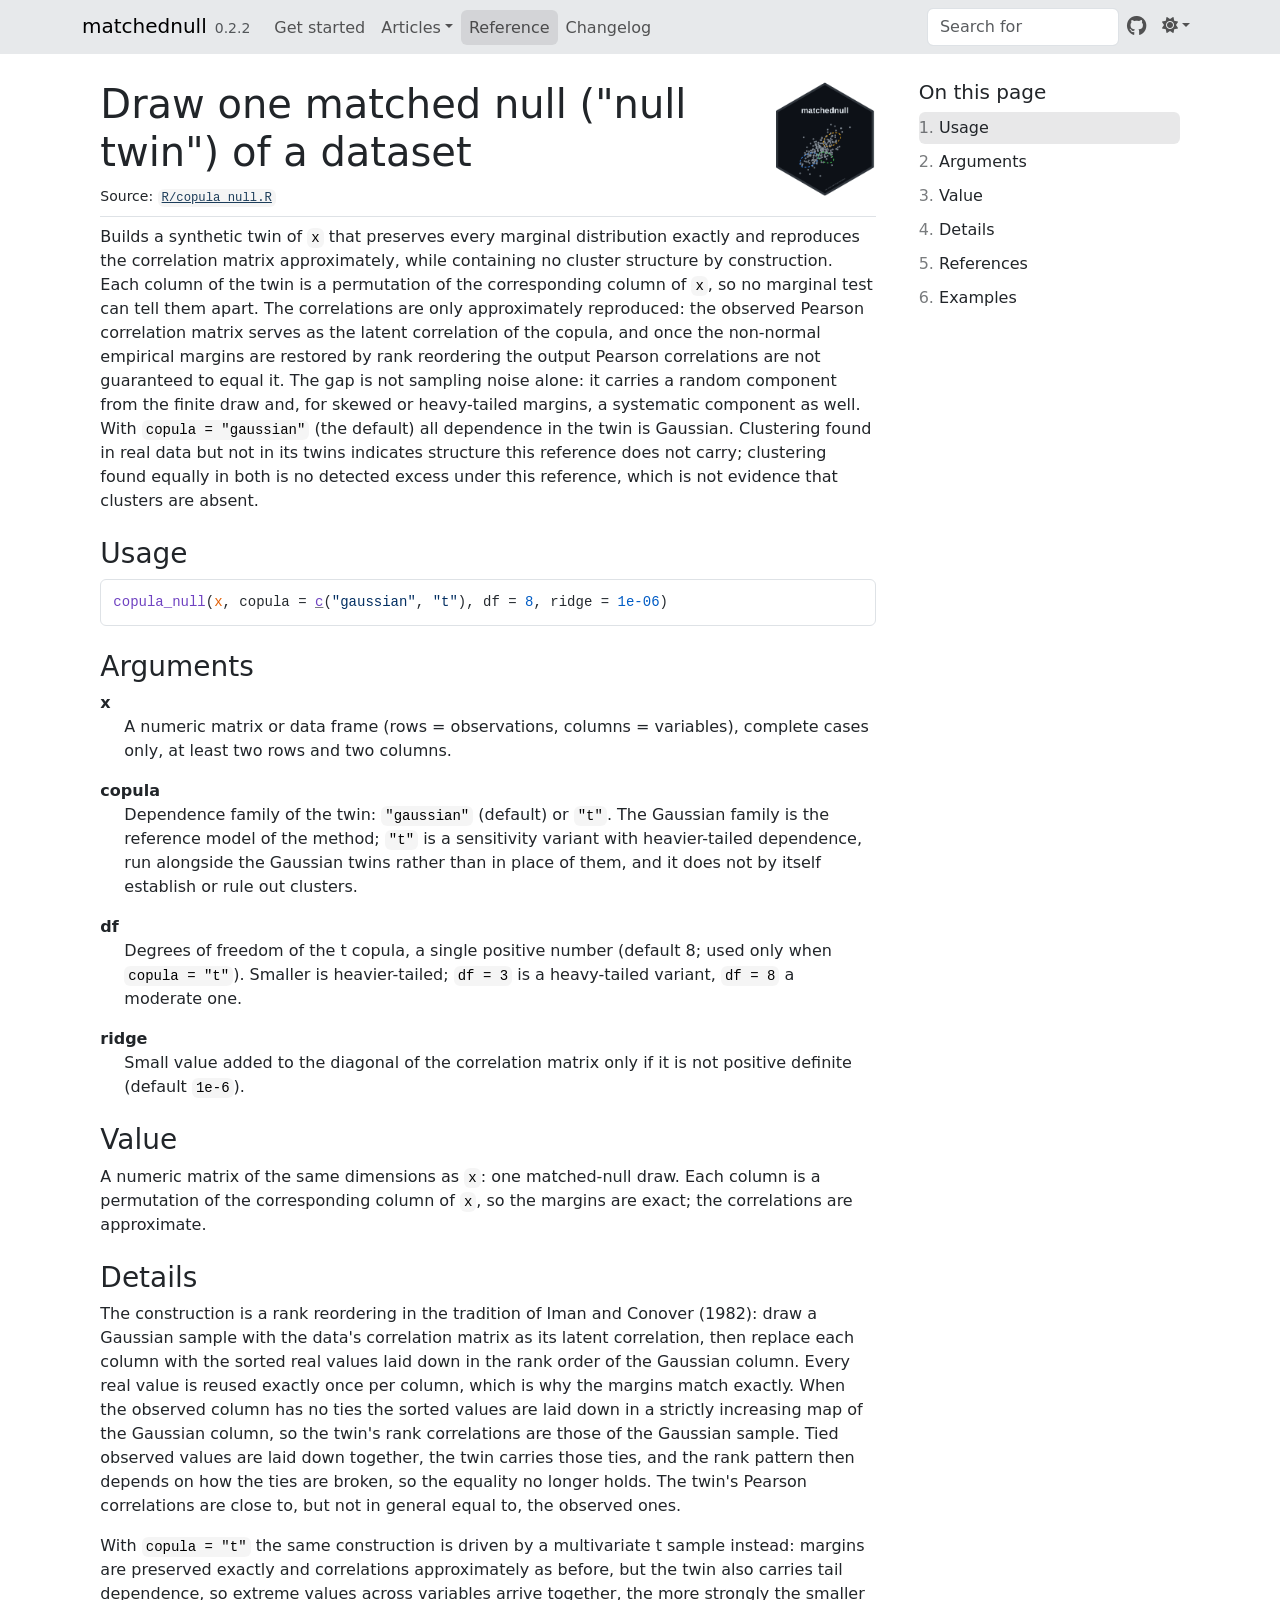
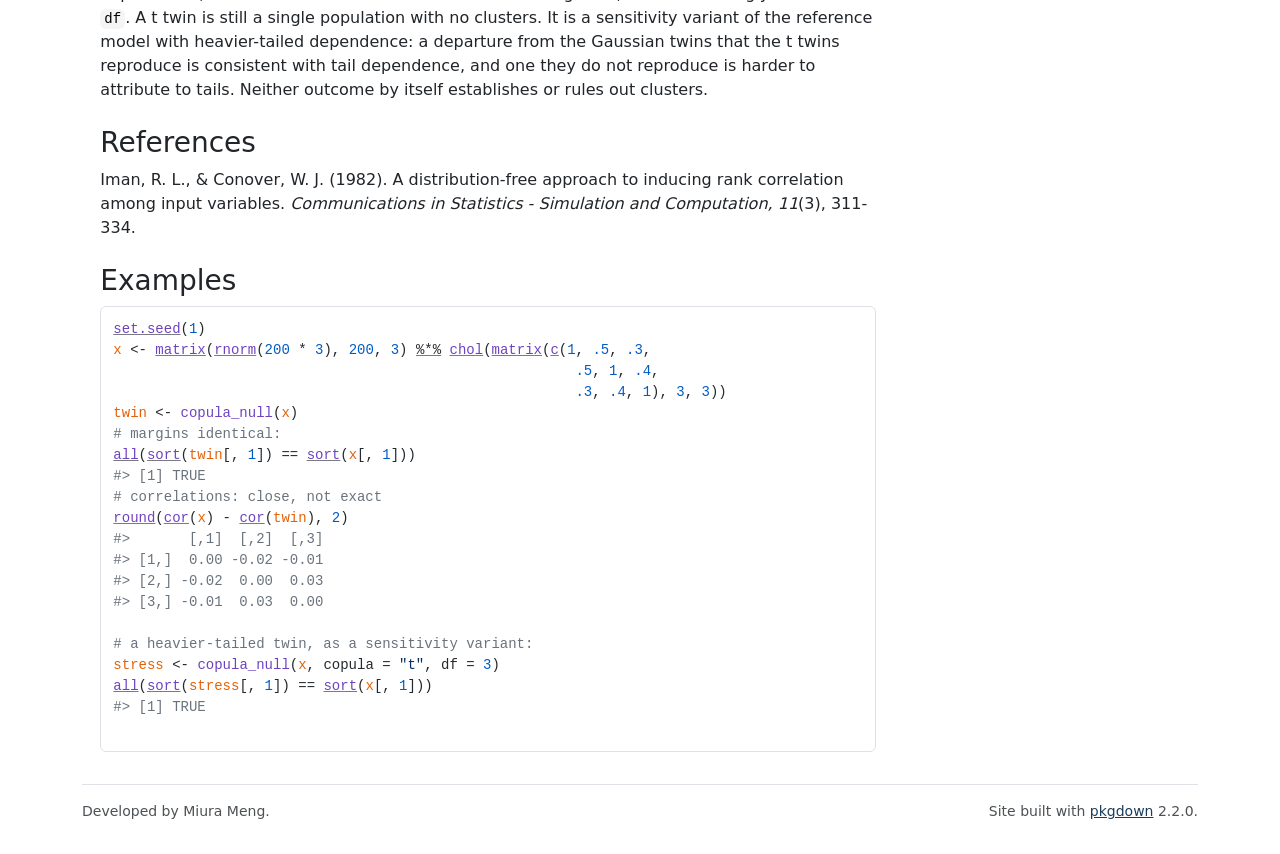
<file: docs/reference/copula_null.html>
<!DOCTYPE html>
<!-- Generated by pkgdown: do not edit by hand --><html lang="en"><head><meta http-equiv="Content-Type" content="text/html; charset=UTF-8"><meta charset="utf-8"><meta http-equiv="X-UA-Compatible" content="IE=edge"><meta name="viewport" content="width=device-width, initial-scale=1, shrink-to-fit=no"><title>Draw one matched null ("null twin") of a dataset — copula_null • matchednull</title><!-- favicons --><link rel="icon" type="image/png" sizes="96x96" href="../favicon-96x96.png"><link rel="icon" type="”image/svg+xml”" href="../favicon.svg"><link rel="apple-touch-icon" sizes="180x180" href="../apple-touch-icon.png"><link rel="icon" sizes="any" href="../favicon.ico"><link rel="manifest" href="../site.webmanifest"><script src="../lightswitch.js"></script><script src="../deps/jquery-3.6.0/jquery-3.6.0.min.js"></script><meta name="viewport" content="width=device-width, initial-scale=1, shrink-to-fit=no"><link href="../deps/bootstrap-5.3.1/bootstrap.min.css" rel="stylesheet"><script src="../deps/bootstrap-5.3.1/bootstrap.bundle.min.js"></script><link href="../deps/font-awesome-6.5.2/css/all.min.css" rel="stylesheet"><link href="../deps/font-awesome-6.5.2/css/v4-shims.min.css" rel="stylesheet"><script src="../deps/headroom-0.11.0/headroom.min.js"></script><script src="../deps/headroom-0.11.0/jQuery.headroom.min.js"></script><script src="../deps/bootstrap-toc-1.0.1/bootstrap-toc.min.js"></script><script src="../deps/clipboard.js-2.0.11/clipboard.min.js"></script><script src="../deps/search-1.0.0/autocomplete.jquery.min.js"></script><script src="../deps/search-1.0.0/fuse.min.js"></script><script src="../deps/search-1.0.0/mark.min.js"></script><!-- pkgdown --><script src="../pkgdown.js"></script><link href="../extra.css" rel="stylesheet"><meta property="og:title" content="Draw one matched null (" null twin") of a dataset — copula_null"><meta name="description" content='Builds a synthetic twin of x that preserves every marginal distribution
exactly and reproduces the correlation matrix approximately, while
containing no cluster structure by construction. Each column of the twin
is a permutation of the corresponding column of x, so no marginal test
can tell them apart. The correlations are only approximately reproduced:
the observed Pearson correlation matrix serves as the latent correlation
of the copula, and once the non-normal empirical margins are restored by
rank reordering the output Pearson correlations are not guaranteed to
equal it. The gap is not sampling noise alone: it carries a random
component from the finite draw and, for skewed or heavy-tailed margins, a
systematic component as well. With
copula = "gaussian" (the default) all dependence in the twin is Gaussian.
Clustering found in real data but not in its twins indicates structure
this reference does not carry; clustering found equally in both is no
detected excess under this reference, which is not evidence that clusters
are absent.'><meta property="og:description" content='Builds a synthetic twin of x that preserves every marginal distribution
exactly and reproduces the correlation matrix approximately, while
containing no cluster structure by construction. Each column of the twin
is a permutation of the corresponding column of x, so no marginal test
can tell them apart. The correlations are only approximately reproduced:
the observed Pearson correlation matrix serves as the latent correlation
of the copula, and once the non-normal empirical margins are restored by
rank reordering the output Pearson correlations are not guaranteed to
equal it. The gap is not sampling noise alone: it carries a random
component from the finite draw and, for skewed or heavy-tailed margins, a
systematic component as well. With
copula = "gaussian" (the default) all dependence in the twin is Gaussian.
Clustering found in real data but not in its twins indicates structure
this reference does not carry; clustering found equally in both is no
detected excess under this reference, which is not evidence that clusters
are absent.'><meta property="og:image" content="https://haomeng797-ship-it.github.io/matchednull/logo.png"></head><body>
    <a href="#main" class="visually-hidden-focusable">Skip to contents</a>


    <nav class="navbar navbar-expand-lg fixed-top " aria-label="Site navigation"><div class="container">

    <a class="navbar-brand me-2" href="../index.html">matchednull</a>

    <small class="nav-text text-muted me-auto" data-bs-toggle="tooltip" data-bs-placement="bottom" title="">0.2.2</small>


    <button class="navbar-toggler" type="button" data-bs-toggle="collapse" data-bs-target="#navbar" aria-controls="navbar" aria-expanded="false" aria-label="Toggle navigation">
      <span class="navbar-toggler-icon"></span>
    </button>

    <div id="navbar" class="collapse navbar-collapse ms-3">
      <ul class="navbar-nav me-auto"><li class="nav-item"><a class="nav-link" href="../articles/matchednull.html">Get started</a></li>
<li class="nav-item dropdown">
  <button class="nav-link dropdown-toggle" type="button" id="dropdown-articles" data-bs-toggle="dropdown" aria-expanded="false" aria-haspopup="true">Articles</button>
  <ul class="dropdown-menu" aria-labelledby="dropdown-articles"><li><a class="dropdown-item" href="../articles/how-it-works.html">How the matched-null test works</a></li>
    <li><a class="dropdown-item" href="../articles/flexmix.html">Auditing a flexmix pipeline</a></li>
  </ul></li>
<li class="active nav-item"><a class="nav-link" href="../reference/index.html">Reference</a></li>
<li class="nav-item"><a class="nav-link" href="../news/index.html">Changelog</a></li>
      </ul><ul class="navbar-nav"><li class="nav-item"><form class="form-inline" role="search">
 <input class="form-control" type="search" name="search-input" id="search-input" autocomplete="off" aria-label="Search site" placeholder="Search for" data-search-index="../search.json"></form></li>
<li class="nav-item"><a class="external-link nav-link" href="https://github.com/haomeng797-ship-it/matchednull/" aria-label="GitHub"><span class="fa fab fa-github fa-lg"></span></a></li>
<li class="nav-item dropdown">
  <button class="nav-link dropdown-toggle" type="button" id="dropdown-lightswitch" data-bs-toggle="dropdown" aria-expanded="false" aria-haspopup="true" aria-label="Light switch"><span class="fa fa-sun"></span></button>
  <ul class="dropdown-menu dropdown-menu-end" aria-labelledby="dropdown-lightswitch"><li><button class="dropdown-item" data-bs-theme-value="light"><span class="fa fa-sun"></span> Light</button></li>
    <li><button class="dropdown-item" data-bs-theme-value="dark"><span class="fa fa-moon"></span> Dark</button></li>
    <li><button class="dropdown-item" data-bs-theme-value="auto"><span class="fa fa-adjust"></span> Auto</button></li>
  </ul></li>
      </ul></div>


  </div>
</nav><div class="container template-reference-topic">
<div class="row">
  <main id="main" class="col-md-9"><div class="page-header">
      <img src="../logo.png" class="logo" alt=""><h1>Draw one matched null ("null twin") of a dataset</h1>
      <small class="dont-index">Source: <a href="https://github.com/haomeng797-ship-it/matchednull/blob/HEAD/R/copula_null.R" class="external-link"><code>R/copula_null.R</code></a></small>
      <div class="d-none name"><code>copula_null.Rd</code></div>
    </div>

    <div class="ref-description section level2">
    <p>Builds a synthetic twin of <code>x</code> that preserves every marginal distribution
exactly and reproduces the correlation matrix approximately, while
containing no cluster structure by construction. Each column of the twin
is a permutation of the corresponding column of <code>x</code>, so no marginal test
can tell them apart. The correlations are only approximately reproduced:
the observed Pearson correlation matrix serves as the latent correlation
of the copula, and once the non-normal empirical margins are restored by
rank reordering the output Pearson correlations are not guaranteed to
equal it. The gap is not sampling noise alone: it carries a random
component from the finite draw and, for skewed or heavy-tailed margins, a
systematic component as well. With
<code>copula = "gaussian"</code> (the default) all dependence in the twin is Gaussian.
Clustering found in real data but not in its twins indicates structure
this reference does not carry; clustering found equally in both is no
detected excess under this reference, which is not evidence that clusters
are absent.</p>
    </div>

    <div class="section level2">
    <h2 id="ref-usage">Usage<a class="anchor" aria-label="anchor" href="#ref-usage"></a></h2>
    <div class="sourceCode"><pre class="sourceCode r"><code><span><span class="fu">copula_null</span><span class="op">(</span><span class="va">x</span>, copula <span class="op">=</span> <span class="fu"><a href="https://rdrr.io/r/base/c.html" class="external-link">c</a></span><span class="op">(</span><span class="st">"gaussian"</span>, <span class="st">"t"</span><span class="op">)</span>, df <span class="op">=</span> <span class="fl">8</span>, ridge <span class="op">=</span> <span class="fl">1e-06</span><span class="op">)</span></span></code></pre></div>
    </div>

    <div class="section level2">
    <h2 id="arguments">Arguments<a class="anchor" aria-label="anchor" href="#arguments"></a></h2>


<dl><dt id="arg-x">x<a class="anchor" aria-label="anchor" href="#arg-x"></a></dt>
<dd><p>A numeric matrix or data frame (rows = observations, columns =
variables), complete cases only, at least two rows and two columns.</p></dd>


<dt id="arg-copula">copula<a class="anchor" aria-label="anchor" href="#arg-copula"></a></dt>
<dd><p>Dependence family of the twin: <code>"gaussian"</code> (default) or
<code>"t"</code>. The Gaussian family is the reference model of the method; <code>"t"</code>
is a sensitivity variant with heavier-tailed dependence, run alongside
the Gaussian twins rather than in place of them, and it does not by
itself establish or rule out clusters.</p></dd>


<dt id="arg-df">df<a class="anchor" aria-label="anchor" href="#arg-df"></a></dt>
<dd><p>Degrees of freedom of the t copula, a single positive number
(default 8; used only when <code>copula = "t"</code>). Smaller is heavier-tailed;
<code>df = 3</code> is a heavy-tailed variant, <code>df = 8</code> a moderate one.</p></dd>


<dt id="arg-ridge">ridge<a class="anchor" aria-label="anchor" href="#arg-ridge"></a></dt>
<dd><p>Small value added to the diagonal of the correlation matrix
only if it is not positive definite (default <code>1e-6</code>).</p></dd>

</dl></div>
    <div class="section level2">
    <h2 id="value">Value<a class="anchor" aria-label="anchor" href="#value"></a></h2>
    <p>A numeric matrix of the same dimensions as <code>x</code>: one matched-null
draw. Each column is a permutation of the corresponding column of <code>x</code>,
so the margins are exact; the correlations are approximate.</p>
    </div>
    <div class="section level2">
    <h2 id="details">Details<a class="anchor" aria-label="anchor" href="#details"></a></h2>
    <p>The construction is a rank reordering in the tradition of Iman and Conover
(1982): draw a Gaussian sample with the data's correlation matrix as its
latent correlation, then replace each column with the sorted real values
laid down in the rank order of the Gaussian column. Every real value is
reused exactly once per column, which is why the margins match exactly.
When the observed column has no ties the sorted values are laid down in a
strictly increasing map of the Gaussian column, so the twin's rank
correlations are those of the Gaussian sample. Tied observed values are
laid down together, the twin carries those ties, and the rank pattern then
depends on how the ties are broken, so the equality no longer holds. The
twin's Pearson correlations are close to, but not in general equal to, the
observed ones.</p>
<p>With <code>copula = "t"</code> the same construction is driven by a multivariate t
sample instead: margins are preserved exactly and correlations
approximately as before, but the twin also carries tail dependence, so
extreme values across variables arrive together, the more strongly the
smaller <code>df</code>. A t twin is still a single population with no clusters. It
is a sensitivity variant of the reference model with heavier-tailed
dependence: a departure from the Gaussian twins that the t twins reproduce
is consistent with tail dependence, and one they do not reproduce is
harder to attribute to tails. Neither outcome by itself establishes or
rules out clusters.</p>
    </div>
    <div class="section level2">
    <h2 id="references">References<a class="anchor" aria-label="anchor" href="#references"></a></h2>
    <p>Iman, R. L., &amp; Conover, W. J. (1982). A distribution-free approach to
inducing rank correlation among input variables. <em>Communications in
Statistics - Simulation and Computation, 11</em>(3), 311-334.</p>
    </div>

    <div class="section level2">
    <h2 id="ref-examples">Examples<a class="anchor" aria-label="anchor" href="#ref-examples"></a></h2>
    <div class="sourceCode"><pre class="sourceCode r"><code><span class="r-in"><span><span class="fu"><a href="https://rdrr.io/r/base/Random.html" class="external-link">set.seed</a></span><span class="op">(</span><span class="fl">1</span><span class="op">)</span></span></span>
<span class="r-in"><span><span class="va">x</span> <span class="op">&lt;-</span> <span class="fu"><a href="https://rdrr.io/r/base/matrix.html" class="external-link">matrix</a></span><span class="op">(</span><span class="fu"><a href="https://rdrr.io/r/stats/Normal.html" class="external-link">rnorm</a></span><span class="op">(</span><span class="fl">200</span> <span class="op">*</span> <span class="fl">3</span><span class="op">)</span>, <span class="fl">200</span>, <span class="fl">3</span><span class="op">)</span> <span class="op"><a href="https://rdrr.io/r/base/matmult.html" class="external-link">%*%</a></span> <span class="fu"><a href="https://rdrr.io/r/base/chol.html" class="external-link">chol</a></span><span class="op">(</span><span class="fu"><a href="https://rdrr.io/r/base/matrix.html" class="external-link">matrix</a></span><span class="op">(</span><span class="fu"><a href="https://rdrr.io/r/base/c.html" class="external-link">c</a></span><span class="op">(</span><span class="fl">1</span>, <span class="fl">.5</span>, <span class="fl">.3</span>,</span></span>
<span class="r-in"><span>                                                       <span class="fl">.5</span>, <span class="fl">1</span>, <span class="fl">.4</span>,</span></span>
<span class="r-in"><span>                                                       <span class="fl">.3</span>, <span class="fl">.4</span>, <span class="fl">1</span><span class="op">)</span>, <span class="fl">3</span>, <span class="fl">3</span><span class="op">)</span><span class="op">)</span></span></span>
<span class="r-in"><span><span class="va">twin</span> <span class="op">&lt;-</span> <span class="fu">copula_null</span><span class="op">(</span><span class="va">x</span><span class="op">)</span></span></span>
<span class="r-in"><span><span class="co"># margins identical:</span></span></span>
<span class="r-in"><span><span class="fu"><a href="https://rdrr.io/r/base/all.html" class="external-link">all</a></span><span class="op">(</span><span class="fu"><a href="https://rdrr.io/r/base/sort.html" class="external-link">sort</a></span><span class="op">(</span><span class="va">twin</span><span class="op">[</span>, <span class="fl">1</span><span class="op">]</span><span class="op">)</span> <span class="op">==</span> <span class="fu"><a href="https://rdrr.io/r/base/sort.html" class="external-link">sort</a></span><span class="op">(</span><span class="va">x</span><span class="op">[</span>, <span class="fl">1</span><span class="op">]</span><span class="op">)</span><span class="op">)</span></span></span>
<span class="r-out co"><span class="r-pr">#&gt;</span> [1] TRUE</span>
<span class="r-in"><span><span class="co"># correlations: close, not exact</span></span></span>
<span class="r-in"><span><span class="fu"><a href="https://rdrr.io/r/base/Round.html" class="external-link">round</a></span><span class="op">(</span><span class="fu"><a href="https://rdrr.io/r/stats/cor.html" class="external-link">cor</a></span><span class="op">(</span><span class="va">x</span><span class="op">)</span> <span class="op">-</span> <span class="fu"><a href="https://rdrr.io/r/stats/cor.html" class="external-link">cor</a></span><span class="op">(</span><span class="va">twin</span><span class="op">)</span>, <span class="fl">2</span><span class="op">)</span></span></span>
<span class="r-out co"><span class="r-pr">#&gt;</span>       [,1]  [,2]  [,3]</span>
<span class="r-out co"><span class="r-pr">#&gt;</span> [1,]  0.00 -0.02 -0.01</span>
<span class="r-out co"><span class="r-pr">#&gt;</span> [2,] -0.02  0.00  0.03</span>
<span class="r-out co"><span class="r-pr">#&gt;</span> [3,] -0.01  0.03  0.00</span>
<span class="r-in"><span></span></span>
<span class="r-in"><span><span class="co"># a heavier-tailed twin, as a sensitivity variant:</span></span></span>
<span class="r-in"><span><span class="va">stress</span> <span class="op">&lt;-</span> <span class="fu">copula_null</span><span class="op">(</span><span class="va">x</span>, copula <span class="op">=</span> <span class="st">"t"</span>, df <span class="op">=</span> <span class="fl">3</span><span class="op">)</span></span></span>
<span class="r-in"><span><span class="fu"><a href="https://rdrr.io/r/base/all.html" class="external-link">all</a></span><span class="op">(</span><span class="fu"><a href="https://rdrr.io/r/base/sort.html" class="external-link">sort</a></span><span class="op">(</span><span class="va">stress</span><span class="op">[</span>, <span class="fl">1</span><span class="op">]</span><span class="op">)</span> <span class="op">==</span> <span class="fu"><a href="https://rdrr.io/r/base/sort.html" class="external-link">sort</a></span><span class="op">(</span><span class="va">x</span><span class="op">[</span>, <span class="fl">1</span><span class="op">]</span><span class="op">)</span><span class="op">)</span></span></span>
<span class="r-out co"><span class="r-pr">#&gt;</span> [1] TRUE</span>
<span class="r-in"><span></span></span>
</code></pre></div>
    </div>
  </main><aside class="col-md-3"><nav id="toc" aria-label="Table of contents"><h2>On this page</h2>
    </nav></aside></div>


    <footer><div class="pkgdown-footer-left">
  <p>Developed by Miura Meng.</p>
</div>

<div class="pkgdown-footer-right">
  <p>Site built with <a href="https://pkgdown.r-lib.org/" class="external-link">pkgdown</a> 2.2.0.</p>
</div>

    </footer></div>





  </body></html>
</file>
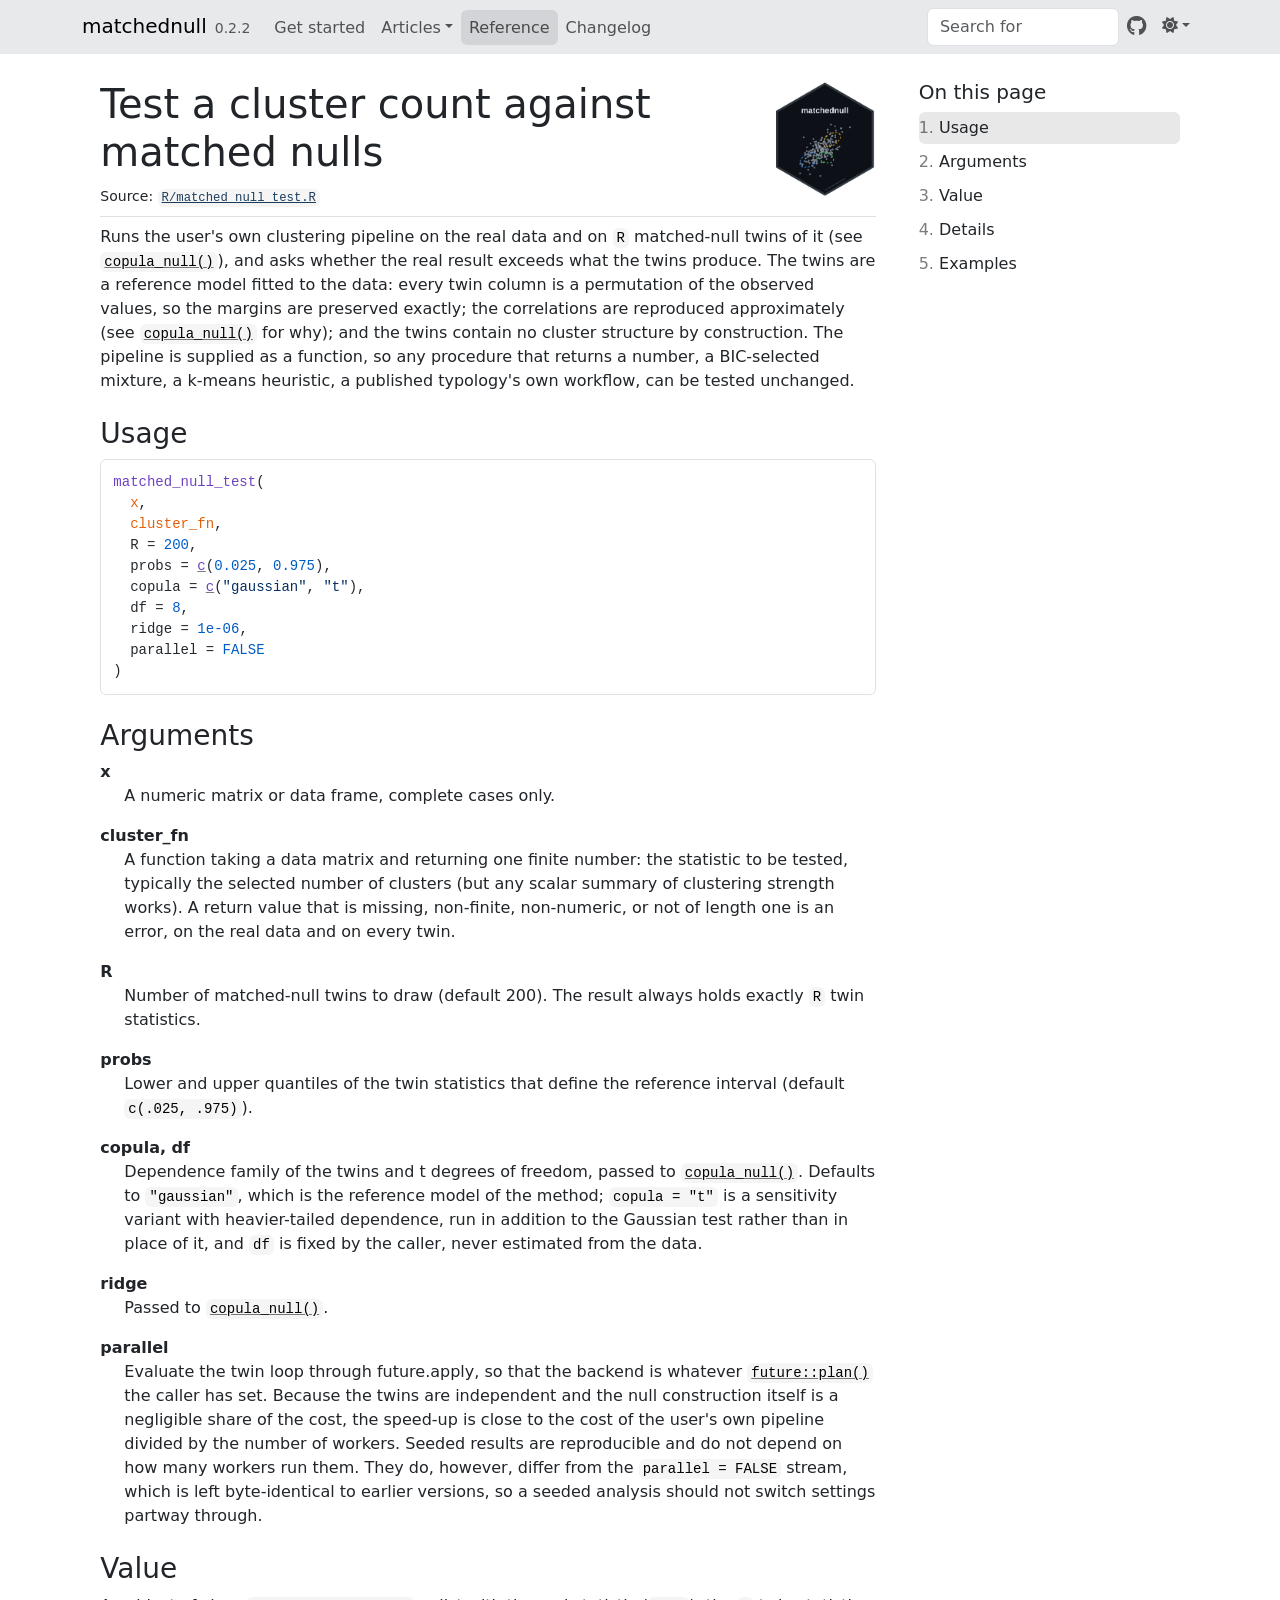
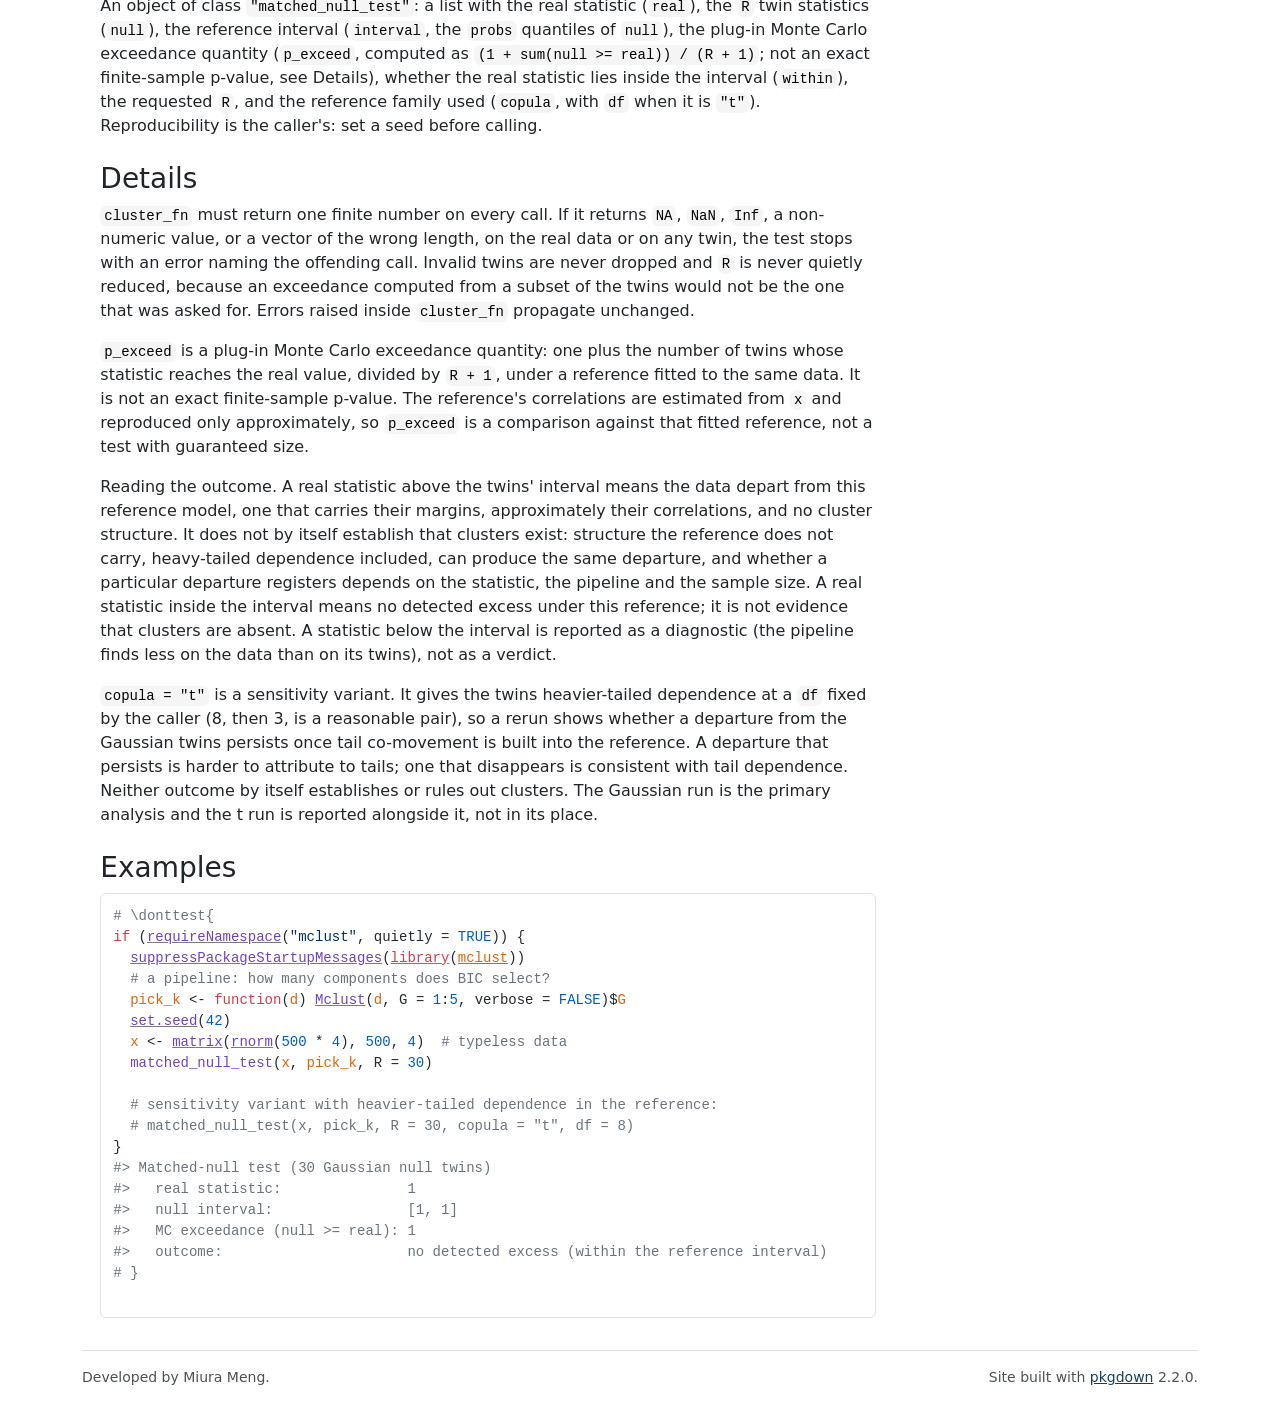
<file: docs/reference/matched_null_test.html>
<!DOCTYPE html>
<!-- Generated by pkgdown: do not edit by hand --><html lang="en"><head><meta http-equiv="Content-Type" content="text/html; charset=UTF-8"><meta charset="utf-8"><meta http-equiv="X-UA-Compatible" content="IE=edge"><meta name="viewport" content="width=device-width, initial-scale=1, shrink-to-fit=no"><title>Test a cluster count against matched nulls — matched_null_test • matchednull</title><!-- favicons --><link rel="icon" type="image/png" sizes="96x96" href="../favicon-96x96.png"><link rel="icon" type="”image/svg+xml”" href="../favicon.svg"><link rel="apple-touch-icon" sizes="180x180" href="../apple-touch-icon.png"><link rel="icon" sizes="any" href="../favicon.ico"><link rel="manifest" href="../site.webmanifest"><script src="../lightswitch.js"></script><script src="../deps/jquery-3.6.0/jquery-3.6.0.min.js"></script><meta name="viewport" content="width=device-width, initial-scale=1, shrink-to-fit=no"><link href="../deps/bootstrap-5.3.1/bootstrap.min.css" rel="stylesheet"><script src="../deps/bootstrap-5.3.1/bootstrap.bundle.min.js"></script><link href="../deps/font-awesome-6.5.2/css/all.min.css" rel="stylesheet"><link href="../deps/font-awesome-6.5.2/css/v4-shims.min.css" rel="stylesheet"><script src="../deps/headroom-0.11.0/headroom.min.js"></script><script src="../deps/headroom-0.11.0/jQuery.headroom.min.js"></script><script src="../deps/bootstrap-toc-1.0.1/bootstrap-toc.min.js"></script><script src="../deps/clipboard.js-2.0.11/clipboard.min.js"></script><script src="../deps/search-1.0.0/autocomplete.jquery.min.js"></script><script src="../deps/search-1.0.0/fuse.min.js"></script><script src="../deps/search-1.0.0/mark.min.js"></script><!-- pkgdown --><script src="../pkgdown.js"></script><link href="../extra.css" rel="stylesheet"><meta property="og:title" content="Test a cluster count against matched nulls — matched_null_test"><meta name="description" content="Runs the user's own clustering pipeline on the real data and on R
matched-null twins of it (see copula_null()), and asks whether the real
result exceeds what the twins produce. The twins are a reference model
fitted to the data: every twin column is a permutation of the observed
values, so the margins are preserved exactly; the correlations are
reproduced approximately (see copula_null() for why); and the twins
contain no cluster structure by construction. The pipeline is supplied as
a function, so any procedure that returns a number, a BIC-selected
mixture, a k-means heuristic, a published typology's own workflow, can be
tested unchanged."><meta property="og:description" content="Runs the user's own clustering pipeline on the real data and on R
matched-null twins of it (see copula_null()), and asks whether the real
result exceeds what the twins produce. The twins are a reference model
fitted to the data: every twin column is a permutation of the observed
values, so the margins are preserved exactly; the correlations are
reproduced approximately (see copula_null() for why); and the twins
contain no cluster structure by construction. The pipeline is supplied as
a function, so any procedure that returns a number, a BIC-selected
mixture, a k-means heuristic, a published typology's own workflow, can be
tested unchanged."><meta property="og:image" content="https://haomeng797-ship-it.github.io/matchednull/logo.png"></head><body>
    <a href="#main" class="visually-hidden-focusable">Skip to contents</a>


    <nav class="navbar navbar-expand-lg fixed-top " aria-label="Site navigation"><div class="container">

    <a class="navbar-brand me-2" href="../index.html">matchednull</a>

    <small class="nav-text text-muted me-auto" data-bs-toggle="tooltip" data-bs-placement="bottom" title="">0.2.2</small>


    <button class="navbar-toggler" type="button" data-bs-toggle="collapse" data-bs-target="#navbar" aria-controls="navbar" aria-expanded="false" aria-label="Toggle navigation">
      <span class="navbar-toggler-icon"></span>
    </button>

    <div id="navbar" class="collapse navbar-collapse ms-3">
      <ul class="navbar-nav me-auto"><li class="nav-item"><a class="nav-link" href="../articles/matchednull.html">Get started</a></li>
<li class="nav-item dropdown">
  <button class="nav-link dropdown-toggle" type="button" id="dropdown-articles" data-bs-toggle="dropdown" aria-expanded="false" aria-haspopup="true">Articles</button>
  <ul class="dropdown-menu" aria-labelledby="dropdown-articles"><li><a class="dropdown-item" href="../articles/how-it-works.html">How the matched-null test works</a></li>
    <li><a class="dropdown-item" href="../articles/flexmix.html">Auditing a flexmix pipeline</a></li>
  </ul></li>
<li class="active nav-item"><a class="nav-link" href="../reference/index.html">Reference</a></li>
<li class="nav-item"><a class="nav-link" href="../news/index.html">Changelog</a></li>
      </ul><ul class="navbar-nav"><li class="nav-item"><form class="form-inline" role="search">
 <input class="form-control" type="search" name="search-input" id="search-input" autocomplete="off" aria-label="Search site" placeholder="Search for" data-search-index="../search.json"></form></li>
<li class="nav-item"><a class="external-link nav-link" href="https://github.com/haomeng797-ship-it/matchednull/" aria-label="GitHub"><span class="fa fab fa-github fa-lg"></span></a></li>
<li class="nav-item dropdown">
  <button class="nav-link dropdown-toggle" type="button" id="dropdown-lightswitch" data-bs-toggle="dropdown" aria-expanded="false" aria-haspopup="true" aria-label="Light switch"><span class="fa fa-sun"></span></button>
  <ul class="dropdown-menu dropdown-menu-end" aria-labelledby="dropdown-lightswitch"><li><button class="dropdown-item" data-bs-theme-value="light"><span class="fa fa-sun"></span> Light</button></li>
    <li><button class="dropdown-item" data-bs-theme-value="dark"><span class="fa fa-moon"></span> Dark</button></li>
    <li><button class="dropdown-item" data-bs-theme-value="auto"><span class="fa fa-adjust"></span> Auto</button></li>
  </ul></li>
      </ul></div>


  </div>
</nav><div class="container template-reference-topic">
<div class="row">
  <main id="main" class="col-md-9"><div class="page-header">
      <img src="../logo.png" class="logo" alt=""><h1>Test a cluster count against matched nulls</h1>
      <small class="dont-index">Source: <a href="https://github.com/haomeng797-ship-it/matchednull/blob/HEAD/R/matched_null_test.R" class="external-link"><code>R/matched_null_test.R</code></a></small>
      <div class="d-none name"><code>matched_null_test.Rd</code></div>
    </div>

    <div class="ref-description section level2">
    <p>Runs the user's own clustering pipeline on the real data and on <code>R</code>
matched-null twins of it (see <code><a href="copula_null.html">copula_null()</a></code>), and asks whether the real
result exceeds what the twins produce. The twins are a reference model
fitted to the data: every twin column is a permutation of the observed
values, so the margins are preserved exactly; the correlations are
reproduced approximately (see <code><a href="copula_null.html">copula_null()</a></code> for why); and the twins
contain no cluster structure by construction. The pipeline is supplied as
a function, so any procedure that returns a number, a BIC-selected
mixture, a k-means heuristic, a published typology's own workflow, can be
tested unchanged.</p>
    </div>

    <div class="section level2">
    <h2 id="ref-usage">Usage<a class="anchor" aria-label="anchor" href="#ref-usage"></a></h2>
    <div class="sourceCode"><pre class="sourceCode r"><code><span><span class="fu">matched_null_test</span><span class="op">(</span></span>
<span>  <span class="va">x</span>,</span>
<span>  <span class="va">cluster_fn</span>,</span>
<span>  R <span class="op">=</span> <span class="fl">200</span>,</span>
<span>  probs <span class="op">=</span> <span class="fu"><a href="https://rdrr.io/r/base/c.html" class="external-link">c</a></span><span class="op">(</span><span class="fl">0.025</span>, <span class="fl">0.975</span><span class="op">)</span>,</span>
<span>  copula <span class="op">=</span> <span class="fu"><a href="https://rdrr.io/r/base/c.html" class="external-link">c</a></span><span class="op">(</span><span class="st">"gaussian"</span>, <span class="st">"t"</span><span class="op">)</span>,</span>
<span>  df <span class="op">=</span> <span class="fl">8</span>,</span>
<span>  ridge <span class="op">=</span> <span class="fl">1e-06</span>,</span>
<span>  parallel <span class="op">=</span> <span class="cn">FALSE</span></span>
<span><span class="op">)</span></span></code></pre></div>
    </div>

    <div class="section level2">
    <h2 id="arguments">Arguments<a class="anchor" aria-label="anchor" href="#arguments"></a></h2>


<dl><dt id="arg-x">x<a class="anchor" aria-label="anchor" href="#arg-x"></a></dt>
<dd><p>A numeric matrix or data frame, complete cases only.</p></dd>


<dt id="arg-cluster-fn">cluster_fn<a class="anchor" aria-label="anchor" href="#arg-cluster-fn"></a></dt>
<dd><p>A function taking a data matrix and returning one finite
number: the statistic to be tested, typically the selected number of
clusters (but any scalar summary of clustering strength works). A return
value that is missing, non-finite, non-numeric, or not of length one is
an error, on the real data and on every twin.</p></dd>


<dt id="arg-r">R<a class="anchor" aria-label="anchor" href="#arg-r"></a></dt>
<dd><p>Number of matched-null twins to draw (default 200). The result
always holds exactly <code>R</code> twin statistics.</p></dd>


<dt id="arg-probs">probs<a class="anchor" aria-label="anchor" href="#arg-probs"></a></dt>
<dd><p>Lower and upper quantiles of the twin statistics that define
the reference interval (default <code>c(.025, .975)</code>).</p></dd>


<dt id="arg-copula-df">copula, df<a class="anchor" aria-label="anchor" href="#arg-copula-df"></a></dt>
<dd><p>Dependence family of the twins and t degrees of freedom,
passed to <code><a href="copula_null.html">copula_null()</a></code>. Defaults to <code>"gaussian"</code>, which is the
reference model of the method; <code>copula = "t"</code> is a sensitivity variant
with heavier-tailed dependence, run in addition to the Gaussian test
rather than in place of it, and <code>df</code> is fixed by the caller, never
estimated from the data.</p></dd>


<dt id="arg-ridge">ridge<a class="anchor" aria-label="anchor" href="#arg-ridge"></a></dt>
<dd><p>Passed to <code><a href="copula_null.html">copula_null()</a></code>.</p></dd>


<dt id="arg-parallel">parallel<a class="anchor" aria-label="anchor" href="#arg-parallel"></a></dt>
<dd><p>Evaluate the twin loop through <span class="pkg">future.apply</span>, so that the
backend is whatever <code><a href="https://future.futureverse.org/reference/plan.html" class="external-link">future::plan()</a></code> the caller has set. Because the twins
are independent and the null construction itself is a negligible share of
the cost, the speed-up is close to the cost of the user's own pipeline
divided by the number of workers. Seeded results are reproducible and do
not depend on how many workers run them. They do, however, differ from the
<code>parallel = FALSE</code> stream, which is left byte-identical to earlier versions,
so a seeded analysis should not switch settings partway through.</p></dd>

</dl></div>
    <div class="section level2">
    <h2 id="value">Value<a class="anchor" aria-label="anchor" href="#value"></a></h2>
    <p>An object of class <code>"matched_null_test"</code>: a list with the real
statistic (<code>real</code>), the <code>R</code> twin statistics (<code>null</code>), the reference
interval (<code>interval</code>, the <code>probs</code> quantiles of <code>null</code>), the plug-in
Monte Carlo exceedance quantity (<code>p_exceed</code>, computed as
<code>(1 + sum(null &gt;= real)) / (R + 1)</code>; not an exact finite-sample p-value,
see Details), whether the real statistic lies inside the interval
(<code>within</code>), the requested <code>R</code>, and the reference family used (<code>copula</code>,
with <code>df</code> when it is <code>"t"</code>). Reproducibility is the caller's: set a seed
before calling.</p>
    </div>
    <div class="section level2">
    <h2 id="details">Details<a class="anchor" aria-label="anchor" href="#details"></a></h2>
    <p><code>cluster_fn</code> must return one finite number on every call. If it returns
<code>NA</code>, <code>NaN</code>, <code>Inf</code>, a non-numeric value, or a vector of the wrong length,
on the real data or on any twin, the test stops with an error naming the
offending call. Invalid twins are never dropped and <code>R</code> is never quietly
reduced, because an exceedance computed from a subset of the twins would
not be the one that was asked for. Errors raised inside <code>cluster_fn</code>
propagate unchanged.</p>
<p><code>p_exceed</code> is a plug-in Monte Carlo exceedance quantity: one plus the
number of twins whose statistic reaches the real value, divided by
<code>R + 1</code>, under a reference fitted to the same data. It is not an exact
finite-sample p-value. The reference's correlations are estimated from
<code>x</code> and reproduced only approximately, so <code>p_exceed</code> is a comparison
against that fitted reference, not a test with guaranteed size.</p>
<p>Reading the outcome. A real statistic above the twins' interval means the
data depart from this reference model, one that carries their margins,
approximately their correlations, and no cluster structure. It does not by
itself establish that clusters exist: structure the reference does not
carry, heavy-tailed dependence included, can produce the same departure,
and whether a particular departure registers depends on the statistic, the
pipeline and the sample size. A real statistic inside the interval means no
detected excess under this reference; it is not evidence that clusters are
absent. A statistic below the interval is reported as a diagnostic (the
pipeline finds less on the data than on its twins), not as a verdict.</p>
<p><code>copula = "t"</code> is a sensitivity variant. It gives the twins heavier-tailed
dependence at a <code>df</code> fixed by the caller (8, then 3, is a reasonable
pair), so a rerun shows whether a departure from the Gaussian twins
persists once tail co-movement is built into the reference. A departure
that persists is harder to attribute to tails; one that disappears is
consistent with tail dependence. Neither outcome by itself establishes or
rules out clusters. The Gaussian run is the primary analysis and the t run
is reported alongside it, not in its place.</p>
    </div>

    <div class="section level2">
    <h2 id="ref-examples">Examples<a class="anchor" aria-label="anchor" href="#ref-examples"></a></h2>
    <div class="sourceCode"><pre class="sourceCode r"><code><span class="r-in"><span><span class="co"># \donttest{</span></span></span>
<span class="r-in"><span><span class="kw">if</span> <span class="op">(</span><span class="fu"><a href="https://rdrr.io/r/base/ns-load.html" class="external-link">requireNamespace</a></span><span class="op">(</span><span class="st">"mclust"</span>, quietly <span class="op">=</span> <span class="cn">TRUE</span><span class="op">)</span><span class="op">)</span> <span class="op">{</span></span></span>
<span class="r-in"><span>  <span class="fu"><a href="https://rdrr.io/r/base/message.html" class="external-link">suppressPackageStartupMessages</a></span><span class="op">(</span><span class="kw"><a href="https://rdrr.io/r/base/library.html" class="external-link">library</a></span><span class="op">(</span><span class="va"><a href="https://mclust-org.github.io/mclust/" class="external-link">mclust</a></span><span class="op">)</span><span class="op">)</span></span></span>
<span class="r-in"><span>  <span class="co"># a pipeline: how many components does BIC select?</span></span></span>
<span class="r-in"><span>  <span class="va">pick_k</span> <span class="op">&lt;-</span> <span class="kw">function</span><span class="op">(</span><span class="va">d</span><span class="op">)</span> <span class="fu"><a href="https://mclust-org.github.io/mclust/reference/Mclust.html" class="external-link">Mclust</a></span><span class="op">(</span><span class="va">d</span>, G <span class="op">=</span> <span class="fl">1</span><span class="op">:</span><span class="fl">5</span>, verbose <span class="op">=</span> <span class="cn">FALSE</span><span class="op">)</span><span class="op">$</span><span class="va">G</span></span></span>
<span class="r-in"><span>  <span class="fu"><a href="https://rdrr.io/r/base/Random.html" class="external-link">set.seed</a></span><span class="op">(</span><span class="fl">42</span><span class="op">)</span></span></span>
<span class="r-in"><span>  <span class="va">x</span> <span class="op">&lt;-</span> <span class="fu"><a href="https://rdrr.io/r/base/matrix.html" class="external-link">matrix</a></span><span class="op">(</span><span class="fu"><a href="https://rdrr.io/r/stats/Normal.html" class="external-link">rnorm</a></span><span class="op">(</span><span class="fl">500</span> <span class="op">*</span> <span class="fl">4</span><span class="op">)</span>, <span class="fl">500</span>, <span class="fl">4</span><span class="op">)</span>  <span class="co"># typeless data</span></span></span>
<span class="r-in"><span>  <span class="fu">matched_null_test</span><span class="op">(</span><span class="va">x</span>, <span class="va">pick_k</span>, R <span class="op">=</span> <span class="fl">30</span><span class="op">)</span></span></span>
<span class="r-in"><span></span></span>
<span class="r-in"><span>  <span class="co"># sensitivity variant with heavier-tailed dependence in the reference:</span></span></span>
<span class="r-in"><span>  <span class="co"># matched_null_test(x, pick_k, R = 30, copula = "t", df = 8)</span></span></span>
<span class="r-in"><span><span class="op">}</span></span></span>
<span class="r-out co"><span class="r-pr">#&gt;</span> Matched-null test (30 Gaussian null twins)</span>
<span class="r-out co"><span class="r-pr">#&gt;</span>   real statistic:               1</span>
<span class="r-out co"><span class="r-pr">#&gt;</span>   null interval:                [1, 1]</span>
<span class="r-out co"><span class="r-pr">#&gt;</span>   MC exceedance (null &gt;= real): 1</span>
<span class="r-out co"><span class="r-pr">#&gt;</span>   outcome:                      no detected excess (within the reference interval)</span>
<span class="r-in"><span><span class="co"># }</span></span></span>
<span class="r-in"><span></span></span>
</code></pre></div>
    </div>
  </main><aside class="col-md-3"><nav id="toc" aria-label="Table of contents"><h2>On this page</h2>
    </nav></aside></div>


    <footer><div class="pkgdown-footer-left">
  <p>Developed by Miura Meng.</p>
</div>

<div class="pkgdown-footer-right">
  <p>Site built with <a href="https://pkgdown.r-lib.org/" class="external-link">pkgdown</a> 2.2.0.</p>
</div>

    </footer></div>





  </body></html>
</file>
<file: docs/extra.css>
/* github-flavored dark palette */
[data-bs-theme="dark"] {
  --bs-body-bg: #0d1117;
  --bs-body-color: #e6edf3;
  --bs-secondary-bg: #161b22;
  --bs-tertiary-bg: #161b22;
  --bs-border-color: #30363d;
  --bs-link-color: #4493f8;
  --bs-link-hover-color: #79b8ff;
}
[data-bs-theme="dark"] .navbar {
  background-color: #161b22 !important;
  border-bottom: 1px solid #30363d;
}
[data-bs-theme="dark"] pre,
[data-bs-theme="dark"] code {
  background-color: #161b22;
}
[data-bs-theme="dark"] .card,
[data-bs-theme="dark"] footer {
  background-color: #0d1117;
  border-color: #30363d;
}

/* ---- figures ---------------------------------------------------------- */

/* [1] Disable pkgdown's dark-mode auto-inversion.
   pkgdown 2.2.x ships
     [data-bs-theme="dark"] img.r-plt { filter: invert(100%) hue-rotate(180deg) }
   and its own opt-out class .no-invert-dark-mode is a no-op, because the SCSS
   re-applies the same mixin instead of clearing the filter. Override it here.
   extra.css is linked after bootstrap.min.css in <head>, so this wins on
   source order at equal specificity (0,2,1) and needs no !important.
   Nothing on this site currently carries .r-plt (the figures are hand-written
   HTML), so this is insurance against a future real plot chunk. */
[data-bs-theme="dark"] img.r-plt,
[data-bs-theme="dark"] .cell-output-display img,
[data-bs-theme="dark"] .fig-light,
[data-bs-theme="dark"] .fig-dark {
  filter: none;
}

/* [2] Figures that ship two renderings: show the file matching the current
   theme. Keyed on data-bs-theme, NOT on prefers-color-scheme, because
   lightswitch.js writes data-bs-theme onto <html> from localStorage and
   resolves "auto" itself. A media query would show the light image on a dark
   page the moment a reader clicks the toggle against their OS setting.
   On github.com neither rule applies; the #gh-light-mode-only and
   #gh-dark-mode-only fragments in README.md do that job there.
   display:block + margin-inline:auto keeps the README's <p align="center">
   centring working, which text-align alone would not do for a block image. */
.fig-light,
.fig-dark {
  display: block;
  max-width: 100%;
  height: auto;
  margin-inline: auto;
}
.fig-dark { display: none; }
[data-bs-theme="dark"] .fig-light { display: none; }
[data-bs-theme="dark"] .fig-dark  { display: block; }

/* [4] Captions of hand-written <figure> blocks, to match pkgdown's own
   .caption sizing. The card is on the <img>, not the <figure>, so captions
   stay on the page background in both themes and need no colour override. */
figure > figcaption {
  font-size: 0.9rem;
  opacity: 0.85;
  margin-top: 0.6rem;
}

/* number the "On this page" TOC entries with a hanging indent, so wrapped
   titles stay visually separate and the list is countable at a glance */
#toc ul.nav { counter-reset: toc-num; }
#toc ul.nav > li { counter-increment: toc-num; }
#toc ul.nav > li > a.nav-link {
  padding-left: 1.6em;
  text-indent: -1.6em;
}
#toc ul.nav > li > a.nav-link::before {
  content: counter(toc-num) ". ";
  font-variant-numeric: tabular-nums;
  opacity: 0.6;
}
</file>
<file: docs/deps/font-awesome-6.5.2/css/v4-shims.min.css>
/*!
 * Font Awesome Free 6.5.2 by @fontawesome - https://fontawesome.com
 * License - https://fontawesome.com/license/free (Icons: CC BY 4.0, Fonts: SIL OFL 1.1, Code: MIT License)
 * Copyright 2024 Fonticons, Inc.
 */
.fa.fa-glass:before{content:"\f000"}.fa.fa-envelope-o{font-family:"Font Awesome 6 Free";font-weight:400}.fa.fa-envelope-o:before{content:"\f0e0"}.fa.fa-star-o{font-family:"Font Awesome 6 Free";font-weight:400}.fa.fa-star-o:before{content:"\f005"}.fa.fa-close:before,.fa.fa-remove:before{content:"\f00d"}.fa.fa-gear:before{content:"\f013"}.fa.fa-trash-o{font-family:"Font Awesome 6 Free";font-weight:400}.fa.fa-trash-o:before{content:"\f2ed"}.fa.fa-home:before{content:"\f015"}.fa.fa-file-o{font-family:"Font Awesome 6 Free";font-weight:400}.fa.fa-file-o:before{content:"\f15b"}.fa.fa-clock-o{font-family:"Font Awesome 6 Free";font-weight:400}.fa.fa-clock-o:before{content:"\f017"}.fa.fa-arrow-circle-o-down{font-family:"Font Awesome 6 Free";font-weight:400}.fa.fa-arrow-circle-o-down:before{content:"\f358"}.fa.fa-arrow-circle-o-up{font-family:"Font Awesome 6 Free";font-weight:400}.fa.fa-arrow-circle-o-up:before{content:"\f35b"}.fa.fa-play-circle-o{font-family:"Font Awesome 6 Free";font-weight:400}.fa.fa-play-circle-o:before{content:"\f144"}.fa.fa-repeat:before,.fa.fa-rotate-right:before{content:"\f01e"}.fa.fa-refresh:before{content:"\f021"}.fa.fa-list-alt{font-family:"Font Awesome 6 Free";font-weight:400}.fa.fa-list-alt:before{content:"\f022"}.fa.fa-dedent:before{content:"\f03b"}.fa.fa-video-camera:before{content:"\f03d"}.fa.fa-picture-o{font-family:"Font Awesome 6 Free";font-weight:400}.fa.fa-picture-o:before{content:"\f03e"}.fa.fa-photo{font-family:"Font Awesome 6 Free";font-weight:400}.fa.fa-photo:before{content:"\f03e"}.fa.fa-image{font-family:"Font Awesome 6 Free";font-weight:400}.fa.fa-image:before{content:"\f03e"}.fa.fa-map-marker:before{content:"\f3c5"}.fa.fa-pencil-square-o{font-family:"Font Awesome 6 Free";font-weight:400}.fa.fa-pencil-square-o:before{content:"\f044"}.fa.fa-edit{font-family:"Font Awesome 6 Free";font-weight:400}.fa.fa-edit:before{content:"\f044"}.fa.fa-share-square-o:before{content:"\f14d"}.fa.fa-check-square-o{font-family:"Font Awesome 6 Free";font-weight:400}.fa.fa-check-square-o:before{content:"\f14a"}.fa.fa-arrows:before{content:"\f0b2"}.fa.fa-times-circle-o{font-family:"Font Awesome 6 Free";font-weight:400}.fa.fa-times-circle-o:before{content:"\f057"}.fa.fa-check-circle-o{font-family:"Font Awesome 6 Free";font-weight:400}.fa.fa-check-circle-o:before{content:"\f058"}.fa.fa-mail-forward:before{content:"\f064"}.fa.fa-expand:before{content:"\f424"}.fa.fa-compress:before{content:"\f422"}.fa.fa-eye,.fa.fa-eye-slash{font-family:"Font Awesome 6 Free";font-weight:400}.fa.fa-warning:before{content:"\f071"}.fa.fa-calendar:before{content:"\f073"}.fa.fa-arrows-v:before{content:"\f338"}.fa.fa-arrows-h:before{content:"\f337"}.fa.fa-bar-chart-o:before,.fa.fa-bar-chart:before{content:"\e0e3"}.fa.fa-twitter-square{font-family:"Font Awesome 6 Brands";font-weight:400}.fa.fa-twitter-square:before{content:"\f081"}.fa.fa-facebook-square{font-family:"Font Awesome 6 Brands";font-weight:400}.fa.fa-facebook-square:before{content:"\f082"}.fa.fa-gears:before{content:"\f085"}.fa.fa-thumbs-o-up{font-family:"Font Awesome 6 Free";font-weight:400}.fa.fa-thumbs-o-up:before{content:"\f164"}.fa.fa-thumbs-o-down{font-family:"Font Awesome 6 Free";font-weight:400}.fa.fa-thumbs-o-down:before{content:"\f165"}.fa.fa-heart-o{font-family:"Font Awesome 6 Free";font-weight:400}.fa.fa-heart-o:before{content:"\f004"}.fa.fa-sign-out:before{content:"\f2f5"}.fa.fa-linkedin-square{font-family:"Font Awesome 6 Brands";font-weight:400}.fa.fa-linkedin-square:before{content:"\f08c"}.fa.fa-thumb-tack:before{content:"\f08d"}.fa.fa-external-link:before{content:"\f35d"}.fa.fa-sign-in:before{content:"\f2f6"}.fa.fa-github-square{font-family:"Font Awesome 6 Brands";font-weight:400}.fa.fa-github-square:before{content:"\f092"}.fa.fa-lemon-o{font-family:"Font Awesome 6 Free";font-weight:400}.fa.fa-lemon-o:before{content:"\f094"}.fa.fa-square-o{font-family:"Font Awesome 6 Free";font-weight:400}.fa.fa-square-o:before{content:"\f0c8"}.fa.fa-bookmark-o{font-family:"Font Awesome 6 Free";font-weight:400}.fa.fa-bookmark-o:before{content:"\f02e"}.fa.fa-facebook,.fa.fa-twitter{font-family:"Font Awesome 6 Brands";font-weight:400}.fa.fa-facebook:before{content:"\f39e"}.fa.fa-facebook-f{font-family:"Font Awesome 6 Brands";font-weight:400}.fa.fa-facebook-f:before{content:"\f39e"}.fa.fa-github{font-family:"Font Awesome 6 Brands";font-weight:400}.fa.fa-credit-card{font-family:"Font Awesome 6 Free";font-weight:400}.fa.fa-feed:before{content:"\f09e"}.fa.fa-hdd-o{font-family:"Font Awesome 6 Free";font-weight:400}.fa.fa-hdd-o:before{content:"\f0a0"}.fa.fa-hand-o-right{font-family:"Font Awesome 6 Free";font-weight:400}.fa.fa-hand-o-right:before{content:"\f0a4"}.fa.fa-hand-o-left{font-family:"Font Awesome 6 Free";font-weight:400}.fa.fa-hand-o-left:before{content:"\f0a5"}.fa.fa-hand-o-up{font-family:"Font Awesome 6 Free";font-weight:400}.fa.fa-hand-o-up:before{content:"\f0a6"}.fa.fa-hand-o-down{font-family:"Font Awesome 6 Free";font-weight:400}.fa.fa-hand-o-down:before{content:"\f0a7"}.fa.fa-globe:before{content:"\f57d"}.fa.fa-tasks:before{content:"\f828"}.fa.fa-arrows-alt:before{content:"\f31e"}.fa.fa-group:before{content:"\f0c0"}.fa.fa-chain:before{content:"\f0c1"}.fa.fa-cut:before{content:"\f0c4"}.fa.fa-files-o{font-family:"Font Awesome 6 Free";font-weight:400}.fa.fa-files-o:before{content:"\f0c5"}.fa.fa-floppy-o{font-family:"Font Awesome 6 Free";font-weight:400}.fa.fa-floppy-o:before{content:"\f0c7"}.fa.fa-save{font-family:"Font Awesome 6 Free";font-weight:400}.fa.fa-save:before{content:"\f0c7"}.fa.fa-navicon:before,.fa.fa-reorder:before{content:"\f0c9"}.fa.fa-magic:before{content:"\e2ca"}.fa.fa-pinterest,.fa.fa-pinterest-square{font-family:"Font Awesome 6 Brands";font-weight:400}.fa.fa-pinterest-square:before{content:"\f0d3"}.fa.fa-google-plus-square{font-family:"Font Awesome 6 Brands";font-weight:400}.fa.fa-google-plus-square:before{content:"\f0d4"}.fa.fa-google-plus{font-family:"Font Awesome 6 Brands";font-weight:400}.fa.fa-google-plus:before{content:"\f0d5"}.fa.fa-money:before{content:"\f3d1"}.fa.fa-unsorted:before{content:"\f0dc"}.fa.fa-sort-desc:before{content:"\f0dd"}.fa.fa-sort-asc:before{content:"\f0de"}.fa.fa-linkedin{font-family:"Font Awesome 6 Brands";font-weight:400}.fa.fa-linkedin:before{content:"\f0e1"}.fa.fa-rotate-left:before{content:"\f0e2"}.fa.fa-legal:before{content:"\f0e3"}.fa.fa-dashboard:before,.fa.fa-tachometer:before{content:"\f625"}.fa.fa-comment-o{font-family:"Font Awesome 6 Free";font-weight:400}.fa.fa-comment-o:before{content:"\f075"}.fa.fa-comments-o{font-family:"Font Awesome 6 Free";font-weight:400}.fa.fa-comments-o:before{content:"\f086"}.fa.fa-flash:before{content:"\f0e7"}.fa.fa-clipboard:before{content:"\f0ea"}.fa.fa-lightbulb-o{font-family:"Font Awesome 6 Free";font-weight:400}.fa.fa-lightbulb-o:before{content:"\f0eb"}.fa.fa-exchange:before{content:"\f362"}.fa.fa-cloud-download:before{content:"\f0ed"}.fa.fa-cloud-upload:before{content:"\f0ee"}.fa.fa-bell-o{font-family:"Font Awesome 6 Free";font-weight:400}.fa.fa-bell-o:before{content:"\f0f3"}.fa.fa-cutlery:before{content:"\f2e7"}.fa.fa-file-text-o{font-family:"Font Awesome 6 Free";font-weight:400}.fa.fa-file-text-o:before{content:"\f15c"}.fa.fa-building-o{font-family:"Font Awesome 6 Free";font-weight:400}.fa.fa-building-o:before{content:"\f1ad"}.fa.fa-hospital-o{font-family:"Font Awesome 6 Free";font-weight:400}.fa.fa-hospital-o:before{content:"\f0f8"}.fa.fa-tablet:before{content:"\f3fa"}.fa.fa-mobile-phone:before,.fa.fa-mobile:before{content:"\f3cd"}.fa.fa-circle-o{font-family:"Font Awesome 6 Free";font-weight:400}.fa.fa-circle-o:before{content:"\f111"}.fa.fa-mail-reply:before{content:"\f3e5"}.fa.fa-github-alt{font-family:"Font Awesome 6 Brands";font-weight:400}.fa.fa-folder-o{font-family:"Font Awesome 6 Free";font-weight:400}.fa.fa-folder-o:before{content:"\f07b"}.fa.fa-folder-open-o{font-family:"Font Awesome 6 Free";font-weight:400}.fa.fa-folder-open-o:before{content:"\f07c"}.fa.fa-smile-o{font-family:"Font Awesome 6 Free";font-weight:400}.fa.fa-smile-o:before{content:"\f118"}.fa.fa-frown-o{font-family:"Font Awesome 6 Free";font-weight:400}.fa.fa-frown-o:before{content:"\f119"}.fa.fa-meh-o{font-family:"Font Awesome 6 Free";font-weight:400}.fa.fa-meh-o:before{content:"\f11a"}.fa.fa-keyboard-o{font-family:"Font Awesome 6 Free";font-weight:400}.fa.fa-keyboard-o:before{content:"\f11c"}.fa.fa-flag-o{font-family:"Font Awesome 6 Free";font-weight:400}.fa.fa-flag-o:before{content:"\f024"}.fa.fa-mail-reply-all:before{content:"\f122"}.fa.fa-star-half-o{font-family:"Font Awesome 6 Free";font-weight:400}.fa.fa-star-half-o:before{content:"\f5c0"}.fa.fa-star-half-empty{font-family:"Font Awesome 6 Free";font-weight:400}.fa.fa-star-half-empty:before{content:"\f5c0"}.fa.fa-star-half-full{font-family:"Font Awesome 6 Free";font-weight:400}.fa.fa-star-half-full:before{content:"\f5c0"}.fa.fa-code-fork:before{content:"\f126"}.fa.fa-chain-broken:before,.fa.fa-unlink:before{content:"\f127"}.fa.fa-calendar-o{font-family:"Font Awesome 6 Free";font-weight:400}.fa.fa-calendar-o:before{content:"\f133"}.fa.fa-css3,.fa.fa-html5,.fa.fa-maxcdn{font-family:"Font Awesome 6 Brands";font-weight:400}.fa.fa-unlock-alt:before{content:"\f09c"}.fa.fa-minus-square-o{font-family:"Font Awesome 6 Free";font-weight:400}.fa.fa-minus-square-o:before{content:"\f146"}.fa.fa-level-up:before{content:"\f3bf"}.fa.fa-level-down:before{content:"\f3be"}.fa.fa-pencil-square:before{content:"\f14b"}.fa.fa-external-link-square:before{content:"\f360"}.fa.fa-compass{font-family:"Font Awesome 6 Free";font-weight:400}.fa.fa-caret-square-o-down{font-family:"Font Awesome 6 Free";font-weight:400}.fa.fa-caret-square-o-down:before{content:"\f150"}.fa.fa-toggle-down{font-family:"Font Awesome 6 Free";font-weight:400}.fa.fa-toggle-down:before{content:"\f150"}.fa.fa-caret-square-o-up{font-family:"Font Awesome 6 Free";font-weight:400}.fa.fa-caret-square-o-up:before{content:"\f151"}.fa.fa-toggle-up{font-family:"Font Awesome 6 Free";font-weight:400}.fa.fa-toggle-up:before{content:"\f151"}.fa.fa-caret-square-o-right{font-family:"Font Awesome 6 Free";font-weight:400}.fa.fa-caret-square-o-right:before{content:"\f152"}.fa.fa-toggle-right{font-family:"Font Awesome 6 Free";font-weight:400}.fa.fa-toggle-right:before{content:"\f152"}.fa.fa-eur:before,.fa.fa-euro:before{content:"\f153"}.fa.fa-gbp:before{content:"\f154"}.fa.fa-dollar:before,.fa.fa-usd:before{content:"\24"}.fa.fa-inr:before,.fa.fa-rupee:before{content:"\e1bc"}.fa.fa-cny:before,.fa.fa-jpy:before,.fa.fa-rmb:before,.fa.fa-yen:before{content:"\f157"}.fa.fa-rouble:before,.fa.fa-rub:before,.fa.fa-ruble:before{content:"\f158"}.fa.fa-krw:before,.fa.fa-won:before{content:"\f159"}.fa.fa-bitcoin,.fa.fa-btc{font-family:"Font Awesome 6 Brands";font-weight:400}.fa.fa-bitcoin:before{content:"\f15a"}.fa.fa-file-text:before{content:"\f15c"}.fa.fa-sort-alpha-asc:before{content:"\f15d"}.fa.fa-sort-alpha-desc:before{content:"\f881"}.fa.fa-sort-amount-asc:before{content:"\f884"}.fa.fa-sort-amount-desc:before{content:"\f160"}.fa.fa-sort-numeric-asc:before{content:"\f162"}.fa.fa-sort-numeric-desc:before{content:"\f886"}.fa.fa-youtube-square{font-family:"Font Awesome 6 Brands";font-weight:400}.fa.fa-youtube-square:before{content:"\f431"}.fa.fa-xing,.fa.fa-xing-square,.fa.fa-youtube{font-family:"Font Awesome 6 Brands";font-weight:400}.fa.fa-xing-square:before{content:"\f169"}.fa.fa-youtube-play{font-family:"Font Awesome 6 Brands";font-weight:400}.fa.fa-youtube-play:before{content:"\f167"}.fa.fa-adn,.fa.fa-bitbucket,.fa.fa-bitbucket-square,.fa.fa-dropbox,.fa.fa-flickr,.fa.fa-instagram,.fa.fa-stack-overflow{font-family:"Font Awesome 6 Brands";font-weight:400}.fa.fa-bitbucket-square:before{content:"\f171"}.fa.fa-tumblr,.fa.fa-tumblr-square{font-family:"Font Awesome 6 Brands";font-weight:400}.fa.fa-tumblr-square:before{content:"\f174"}.fa.fa-long-arrow-down:before{content:"\f309"}.fa.fa-long-arrow-up:before{content:"\f30c"}.fa.fa-long-arrow-left:before{content:"\f30a"}.fa.fa-long-arrow-right:before{content:"\f30b"}.fa.fa-android,.fa.fa-apple,.fa.fa-dribbble,.fa.fa-foursquare,.fa.fa-gittip,.fa.fa-gratipay,.fa.fa-linux,.fa.fa-skype,.fa.fa-trello,.fa.fa-windows{font-family:"Font Awesome 6 Brands";font-weight:400}.fa.fa-gittip:before{content:"\f184"}.fa.fa-sun-o{font-family:"Font Awesome 6 Free";font-weight:400}.fa.fa-sun-o:before{content:"\f185"}.fa.fa-moon-o{font-family:"Font Awesome 6 Free";font-weight:400}.fa.fa-moon-o:before{content:"\f186"}.fa.fa-pagelines,.fa.fa-renren,.fa.fa-stack-exchange,.fa.fa-vk,.fa.fa-weibo{font-family:"Font Awesome 6 Brands";font-weight:400}.fa.fa-arrow-circle-o-right{font-family:"Font Awesome 6 Free";font-weight:400}.fa.fa-arrow-circle-o-right:before{content:"\f35a"}.fa.fa-arrow-circle-o-left{font-family:"Font Awesome 6 Free";font-weight:400}.fa.fa-arrow-circle-o-left:before{content:"\f359"}.fa.fa-caret-square-o-left{font-family:"Font Awesome 6 Free";font-weight:400}.fa.fa-caret-square-o-left:before{content:"\f191"}.fa.fa-toggle-left{font-family:"Font Awesome 6 Free";font-weight:400}.fa.fa-toggle-left:before{content:"\f191"}.fa.fa-dot-circle-o{font-family:"Font Awesome 6 Free";font-weight:400}.fa.fa-dot-circle-o:before{content:"\f192"}.fa.fa-vimeo-square{font-family:"Font Awesome 6 Brands";font-weight:400}.fa.fa-vimeo-square:before{content:"\f194"}.fa.fa-try:before,.fa.fa-turkish-lira:before{content:"\e2bb"}.fa.fa-plus-square-o{font-family:"Font Awesome 6 Free";font-weight:400}.fa.fa-plus-square-o:before{content:"\f0fe"}.fa.fa-openid,.fa.fa-slack,.fa.fa-wordpress{font-family:"Font Awesome 6 Brands";font-weight:400}.fa.fa-bank:before,.fa.fa-institution:before{content:"\f19c"}.fa.fa-mortar-board:before{content:"\f19d"}.fa.fa-google,.fa.fa-reddit,.fa.fa-reddit-square,.fa.fa-yahoo{font-family:"Font Awesome 6 Brands";font-weight:400}.fa.fa-reddit-square:before{content:"\f1a2"}.fa.fa-behance,.fa.fa-behance-square,.fa.fa-delicious,.fa.fa-digg,.fa.fa-drupal,.fa.fa-joomla,.fa.fa-pied-piper-alt,.fa.fa-pied-piper-pp,.fa.fa-stumbleupon,.fa.fa-stumbleupon-circle{font-family:"Font Awesome 6 Brands";font-weight:400}.fa.fa-behance-square:before{content:"\f1b5"}.fa.fa-steam,.fa.fa-steam-square{font-family:"Font Awesome 6 Brands";font-weight:400}.fa.fa-steam-square:before{content:"\f1b7"}.fa.fa-automobile:before{content:"\f1b9"}.fa.fa-cab:before{content:"\f1ba"}.fa.fa-deviantart,.fa.fa-soundcloud,.fa.fa-spotify{font-family:"Font Awesome 6 Brands";font-weight:400}.fa.fa-file-pdf-o{font-family:"Font Awesome 6 Free";font-weight:400}.fa.fa-file-pdf-o:before{content:"\f1c1"}.fa.fa-file-word-o{font-family:"Font Awesome 6 Free";font-weight:400}.fa.fa-file-word-o:before{content:"\f1c2"}.fa.fa-file-excel-o{font-family:"Font Awesome 6 Free";font-weight:400}.fa.fa-file-excel-o:before{content:"\f1c3"}.fa.fa-file-powerpoint-o{font-family:"Font Awesome 6 Free";font-weight:400}.fa.fa-file-powerpoint-o:before{content:"\f1c4"}.fa.fa-file-image-o{font-family:"Font Awesome 6 Free";font-weight:400}.fa.fa-file-image-o:before{content:"\f1c5"}.fa.fa-file-photo-o{font-family:"Font Awesome 6 Free";font-weight:400}.fa.fa-file-photo-o:before{content:"\f1c5"}.fa.fa-file-picture-o{font-family:"Font Awesome 6 Free";font-weight:400}.fa.fa-file-picture-o:before{content:"\f1c5"}.fa.fa-file-archive-o{font-family:"Font Awesome 6 Free";font-weight:400}.fa.fa-file-archive-o:before{content:"\f1c6"}.fa.fa-file-zip-o{font-family:"Font Awesome 6 Free";font-weight:400}.fa.fa-file-zip-o:before{content:"\f1c6"}.fa.fa-file-audio-o{font-family:"Font Awesome 6 Free";font-weight:400}.fa.fa-file-audio-o:before{content:"\f1c7"}.fa.fa-file-sound-o{font-family:"Font Awesome 6 Free";font-weight:400}.fa.fa-file-sound-o:before{content:"\f1c7"}.fa.fa-file-video-o{font-family:"Font Awesome 6 Free";font-weight:400}.fa.fa-file-video-o:before{content:"\f1c8"}.fa.fa-file-movie-o{font-family:"Font Awesome 6 Free";font-weight:400}.fa.fa-file-movie-o:before{content:"\f1c8"}.fa.fa-file-code-o{font-family:"Font Awesome 6 Free";font-weight:400}.fa.fa-file-code-o:before{content:"\f1c9"}.fa.fa-codepen,.fa.fa-jsfiddle,.fa.fa-vine{font-family:"Font Awesome 6 Brands";font-weight:400}.fa.fa-life-bouy:before,.fa.fa-life-buoy:before,.fa.fa-life-saver:before,.fa.fa-support:before{content:"\f1cd"}.fa.fa-circle-o-notch:before{content:"\f1ce"}.fa.fa-ra,.fa.fa-rebel{font-family:"Font Awesome 6 Brands";font-weight:400}.fa.fa-ra:before{content:"\f1d0"}.fa.fa-resistance{font-family:"Font Awesome 6 Brands";font-weight:400}.fa.fa-resistance:before{content:"\f1d0"}.fa.fa-empire,.fa.fa-ge{font-family:"Font Awesome 6 Brands";font-weight:400}.fa.fa-ge:before{content:"\f1d1"}.fa.fa-git-square{font-family:"Font Awesome 6 Brands";font-weight:400}.fa.fa-git-square:before{content:"\f1d2"}.fa.fa-git,.fa.fa-hacker-news,.fa.fa-y-combinator-square{font-family:"Font Awesome 6 Brands";font-weight:400}.fa.fa-y-combinator-square:before{content:"\f1d4"}.fa.fa-yc-square{font-family:"Font Awesome 6 Brands";font-weight:400}.fa.fa-yc-square:before{content:"\f1d4"}.fa.fa-qq,.fa.fa-tencent-weibo,.fa.fa-wechat,.fa.fa-weixin{font-family:"Font Awesome 6 Brands";font-weight:400}.fa.fa-wechat:before{content:"\f1d7"}.fa.fa-send:before{content:"\f1d8"}.fa.fa-paper-plane-o{font-family:"Font Awesome 6 Free";font-weight:400}.fa.fa-paper-plane-o:before{content:"\f1d8"}.fa.fa-send-o{font-family:"Font Awesome 6 Free";font-weight:400}.fa.fa-send-o:before{content:"\f1d8"}.fa.fa-circle-thin{font-family:"Font Awesome 6 Free";font-weight:400}.fa.fa-circle-thin:before{content:"\f111"}.fa.fa-header:before{content:"\f1dc"}.fa.fa-futbol-o{font-family:"Font Awesome 6 Free";font-weight:400}.fa.fa-futbol-o:before{content:"\f1e3"}.fa.fa-soccer-ball-o{font-family:"Font Awesome 6 Free";font-weight:400}.fa.fa-soccer-ball-o:before{content:"\f1e3"}.fa.fa-slideshare,.fa.fa-twitch,.fa.fa-yelp{font-family:"Font Awesome 6 Brands";font-weight:400}.fa.fa-newspaper-o{font-family:"Font Awesome 6 Free";font-weight:400}.fa.fa-newspaper-o:before{content:"\f1ea"}.fa.fa-cc-amex,.fa.fa-cc-discover,.fa.fa-cc-mastercard,.fa.fa-cc-paypal,.fa.fa-cc-stripe,.fa.fa-cc-visa,.fa.fa-google-wallet,.fa.fa-paypal{font-family:"Font Awesome 6 Brands";font-weight:400}.fa.fa-bell-slash-o{font-family:"Font Awesome 6 Free";font-weight:400}.fa.fa-bell-slash-o:before{content:"\f1f6"}.fa.fa-trash:before{content:"\f2ed"}.fa.fa-copyright{font-family:"Font Awesome 6 Free";font-weight:400}.fa.fa-eyedropper:before{content:"\f1fb"}.fa.fa-area-chart:before{content:"\f1fe"}.fa.fa-pie-chart:before{content:"\f200"}.fa.fa-line-chart:before{content:"\f201"}.fa.fa-lastfm,.fa.fa-lastfm-square{font-family:"Font Awesome 6 Brands";font-weight:400}.fa.fa-lastfm-square:before{content:"\f203"}.fa.fa-angellist,.fa.fa-ioxhost{font-family:"Font Awesome 6 Brands";font-weight:400}.fa.fa-cc{font-family:"Font Awesome 6 Free";font-weight:400}.fa.fa-cc:before{content:"\f20a"}.fa.fa-ils:before,.fa.fa-shekel:before,.fa.fa-sheqel:before{content:"\f20b"}.fa.fa-buysellads,.fa.fa-connectdevelop,.fa.fa-dashcube,.fa.fa-forumbee,.fa.fa-leanpub,.fa.fa-sellsy,.fa.fa-shirtsinbulk,.fa.fa-simplybuilt,.fa.fa-skyatlas{font-family:"Font Awesome 6 Brands";font-weight:400}.fa.fa-diamond{font-family:"Font Awesome 6 Free";font-weight:400}.fa.fa-diamond:before{content:"\f3a5"}.fa.fa-intersex:before,.fa.fa-transgender:before{content:"\f224"}.fa.fa-transgender-alt:before{content:"\f225"}.fa.fa-facebook-official{font-family:"Font Awesome 6 Brands";font-weight:400}.fa.fa-facebook-official:before{content:"\f09a"}.fa.fa-pinterest-p,.fa.fa-whatsapp{font-family:"Font Awesome 6 Brands";font-weight:400}.fa.fa-hotel:before{content:"\f236"}.fa.fa-medium,.fa.fa-viacoin,.fa.fa-y-combinator,.fa.fa-yc{font-family:"Font Awesome 6 Brands";font-weight:400}.fa.fa-yc:before{content:"\f23b"}.fa.fa-expeditedssl,.fa.fa-opencart,.fa.fa-optin-monster{font-family:"Font Awesome 6 Brands";font-weight:400}.fa.fa-battery-4:before,.fa.fa-battery:before{content:"\f240"}.fa.fa-battery-3:before{content:"\f241"}.fa.fa-battery-2:before{content:"\f242"}.fa.fa-battery-1:before{content:"\f243"}.fa.fa-battery-0:before{content:"\f244"}.fa.fa-object-group,.fa.fa-object-ungroup,.fa.fa-sticky-note-o{font-family:"Font Awesome 6 Free";font-weight:400}.fa.fa-sticky-note-o:before{content:"\f249"}.fa.fa-cc-diners-club,.fa.fa-cc-jcb{font-family:"Font Awesome 6 Brands";font-weight:400}.fa.fa-clone{font-family:"Font Awesome 6 Free";font-weight:400}.fa.fa-hourglass-o:before{content:"\f254"}.fa.fa-hourglass-1:before{content:"\f251"}.fa.fa-hourglass-2:before{content:"\f252"}.fa.fa-hourglass-3:before{content:"\f253"}.fa.fa-hand-rock-o{font-family:"Font Awesome 6 Free";font-weight:400}.fa.fa-hand-rock-o:before{content:"\f255"}.fa.fa-hand-grab-o{font-family:"Font Awesome 6 Free";font-weight:400}.fa.fa-hand-grab-o:before{content:"\f255"}.fa.fa-hand-paper-o{font-family:"Font Awesome 6 Free";font-weight:400}.fa.fa-hand-paper-o:before{content:"\f256"}.fa.fa-hand-stop-o{font-family:"Font Awesome 6 Free";font-weight:400}.fa.fa-hand-stop-o:before{content:"\f256"}.fa.fa-hand-scissors-o{font-family:"Font Awesome 6 Free";font-weight:400}.fa.fa-hand-scissors-o:before{content:"\f257"}.fa.fa-hand-lizard-o{font-family:"Font Awesome 6 Free";font-weight:400}.fa.fa-hand-lizard-o:before{content:"\f258"}.fa.fa-hand-spock-o{font-family:"Font Awesome 6 Free";font-weight:400}.fa.fa-hand-spock-o:before{content:"\f259"}.fa.fa-hand-pointer-o{font-family:"Font Awesome 6 Free";font-weight:400}.fa.fa-hand-pointer-o:before{content:"\f25a"}.fa.fa-hand-peace-o{font-family:"Font Awesome 6 Free";font-weight:400}.fa.fa-hand-peace-o:before{content:"\f25b"}.fa.fa-registered{font-family:"Font Awesome 6 Free";font-weight:400}.fa.fa-creative-commons,.fa.fa-gg,.fa.fa-gg-circle,.fa.fa-odnoklassniki,.fa.fa-odnoklassniki-square{font-family:"Font Awesome 6 Brands";font-weight:400}.fa.fa-odnoklassniki-square:before{content:"\f264"}.fa.fa-chrome,.fa.fa-firefox,.fa.fa-get-pocket,.fa.fa-internet-explorer,.fa.fa-opera,.fa.fa-safari,.fa.fa-wikipedia-w{font-family:"Font Awesome 6 Brands";font-weight:400}.fa.fa-television:before{content:"\f26c"}.fa.fa-500px,.fa.fa-amazon,.fa.fa-contao{font-family:"Font Awesome 6 Brands";font-weight:400}.fa.fa-calendar-plus-o{font-family:"Font Awesome 6 Free";font-weight:400}.fa.fa-calendar-plus-o:before{content:"\f271"}.fa.fa-calendar-minus-o{font-family:"Font Awesome 6 Free";font-weight:400}.fa.fa-calendar-minus-o:before{content:"\f272"}.fa.fa-calendar-times-o{font-family:"Font Awesome 6 Free";font-weight:400}.fa.fa-calendar-times-o:before{content:"\f273"}.fa.fa-calendar-check-o{font-family:"Font Awesome 6 Free";font-weight:400}.fa.fa-calendar-check-o:before{content:"\f274"}.fa.fa-map-o{font-family:"Font Awesome 6 Free";font-weight:400}.fa.fa-map-o:before{content:"\f279"}.fa.fa-commenting:before{content:"\f4ad"}.fa.fa-commenting-o{font-family:"Font Awesome 6 Free";font-weight:400}.fa.fa-commenting-o:before{content:"\f4ad"}.fa.fa-houzz,.fa.fa-vimeo{font-family:"Font Awesome 6 Brands";font-weight:400}.fa.fa-vimeo:before{content:"\f27d"}.fa.fa-black-tie,.fa.fa-edge,.fa.fa-fonticons,.fa.fa-reddit-alien{font-family:"Font Awesome 6 Brands";font-weight:400}.fa.fa-credit-card-alt:before{content:"\f09d"}.fa.fa-codiepie,.fa.fa-fort-awesome,.fa.fa-mixcloud,.fa.fa-modx,.fa.fa-product-hunt,.fa.fa-scribd,.fa.fa-usb{font-family:"Font Awesome 6 Brands";font-weight:400}.fa.fa-pause-circle-o{font-family:"Font Awesome 6 Free";font-weight:400}.fa.fa-pause-circle-o:before{content:"\f28b"}.fa.fa-stop-circle-o{font-family:"Font Awesome 6 Free";font-weight:400}.fa.fa-stop-circle-o:before{content:"\f28d"}.fa.fa-bluetooth,.fa.fa-bluetooth-b,.fa.fa-envira,.fa.fa-gitlab,.fa.fa-wheelchair-alt,.fa.fa-wpbeginner,.fa.fa-wpforms{font-family:"Font Awesome 6 Brands";font-weight:400}.fa.fa-wheelchair-alt:before{content:"\f368"}.fa.fa-question-circle-o{font-family:"Font Awesome 6 Free";font-weight:400}.fa.fa-question-circle-o:before{content:"\f059"}.fa.fa-volume-control-phone:before{content:"\f2a0"}.fa.fa-asl-interpreting:before{content:"\f2a3"}.fa.fa-deafness:before,.fa.fa-hard-of-hearing:before{content:"\f2a4"}.fa.fa-glide,.fa.fa-glide-g{font-family:"Font Awesome 6 Brands";font-weight:400}.fa.fa-signing:before{content:"\f2a7"}.fa.fa-viadeo,.fa.fa-viadeo-square{font-family:"Font Awesome 6 Brands";font-weight:400}.fa.fa-viadeo-square:before{content:"\f2aa"}.fa.fa-snapchat,.fa.fa-snapchat-ghost{font-family:"Font Awesome 6 Brands";font-weight:400}.fa.fa-snapchat-ghost:before{content:"\f2ab"}.fa.fa-snapchat-square{font-family:"Font Awesome 6 Brands";font-weight:400}.fa.fa-snapchat-square:before{content:"\f2ad"}.fa.fa-first-order,.fa.fa-google-plus-official,.fa.fa-pied-piper,.fa.fa-themeisle,.fa.fa-yoast{font-family:"Font Awesome 6 Brands";font-weight:400}.fa.fa-google-plus-official:before{content:"\f2b3"}.fa.fa-google-plus-circle{font-family:"Font Awesome 6 Brands";font-weight:400}.fa.fa-google-plus-circle:before{content:"\f2b3"}.fa.fa-fa,.fa.fa-font-awesome{font-family:"Font Awesome 6 Brands";font-weight:400}.fa.fa-fa:before{content:"\f2b4"}.fa.fa-handshake-o{font-family:"Font Awesome 6 Free";font-weight:400}.fa.fa-handshake-o:before{content:"\f2b5"}.fa.fa-envelope-open-o{font-family:"Font Awesome 6 Free";font-weight:400}.fa.fa-envelope-open-o:before{content:"\f2b6"}.fa.fa-linode{font-family:"Font Awesome 6 Brands";font-weight:400}.fa.fa-address-book-o{font-family:"Font Awesome 6 Free";font-weight:400}.fa.fa-address-book-o:before{content:"\f2b9"}.fa.fa-vcard:before{content:"\f2bb"}.fa.fa-address-card-o{font-family:"Font Awesome 6 Free";font-weight:400}.fa.fa-address-card-o:before{content:"\f2bb"}.fa.fa-vcard-o{font-family:"Font Awesome 6 Free";font-weight:400}.fa.fa-vcard-o:before{content:"\f2bb"}.fa.fa-user-circle-o{font-family:"Font Awesome 6 Free";font-weight:400}.fa.fa-user-circle-o:before{content:"\f2bd"}.fa.fa-user-o{font-family:"Font Awesome 6 Free";font-weight:400}.fa.fa-user-o:before{content:"\f007"}.fa.fa-id-badge{font-family:"Font Awesome 6 Free";font-weight:400}.fa.fa-drivers-license:before{content:"\f2c2"}.fa.fa-id-card-o{font-family:"Font Awesome 6 Free";font-weight:400}.fa.fa-id-card-o:before{content:"\f2c2"}.fa.fa-drivers-license-o{font-family:"Font Awesome 6 Free";font-weight:400}.fa.fa-drivers-license-o:before{content:"\f2c2"}.fa.fa-free-code-camp,.fa.fa-quora,.fa.fa-telegram{font-family:"Font Awesome 6 Brands";font-weight:400}.fa.fa-thermometer-4:before,.fa.fa-thermometer:before{content:"\f2c7"}.fa.fa-thermometer-3:before{content:"\f2c8"}.fa.fa-thermometer-2:before{content:"\f2c9"}.fa.fa-thermometer-1:before{content:"\f2ca"}.fa.fa-thermometer-0:before{content:"\f2cb"}.fa.fa-bathtub:before,.fa.fa-s15:before{content:"\f2cd"}.fa.fa-window-maximize,.fa.fa-window-restore{font-family:"Font Awesome 6 Free";font-weight:400}.fa.fa-times-rectangle:before{content:"\f410"}.fa.fa-window-close-o{font-family:"Font Awesome 6 Free";font-weight:400}.fa.fa-window-close-o:before{content:"\f410"}.fa.fa-times-rectangle-o{font-family:"Font Awesome 6 Free";font-weight:400}.fa.fa-times-rectangle-o:before{content:"\f410"}.fa.fa-bandcamp,.fa.fa-eercast,.fa.fa-etsy,.fa.fa-grav,.fa.fa-imdb,.fa.fa-ravelry{font-family:"Font Awesome 6 Brands";font-weight:400}.fa.fa-eercast:before{content:"\f2da"}.fa.fa-snowflake-o{font-family:"Font Awesome 6 Free";font-weight:400}.fa.fa-snowflake-o:before{content:"\f2dc"}.fa.fa-meetup,.fa.fa-superpowers,.fa.fa-wpexplorer{font-family:"Font Awesome 6 Brands";font-weight:400}
</file>
